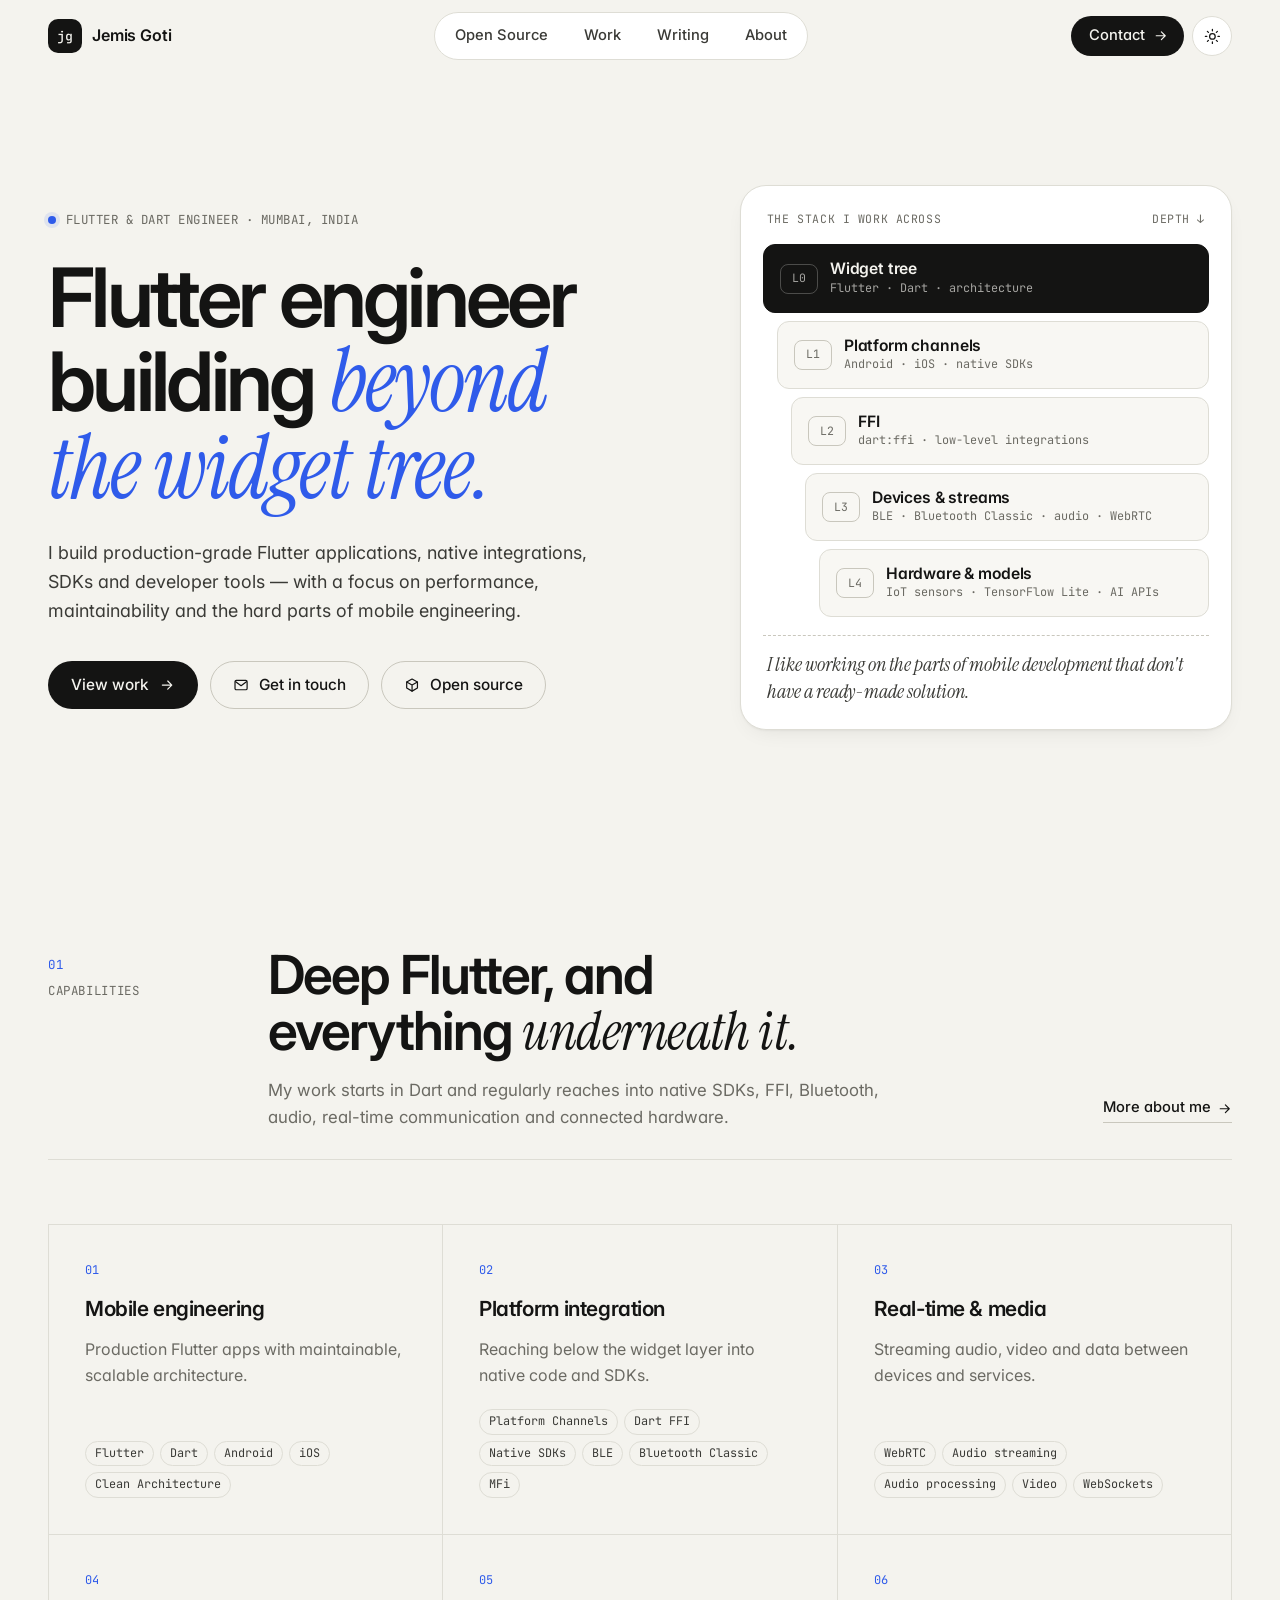
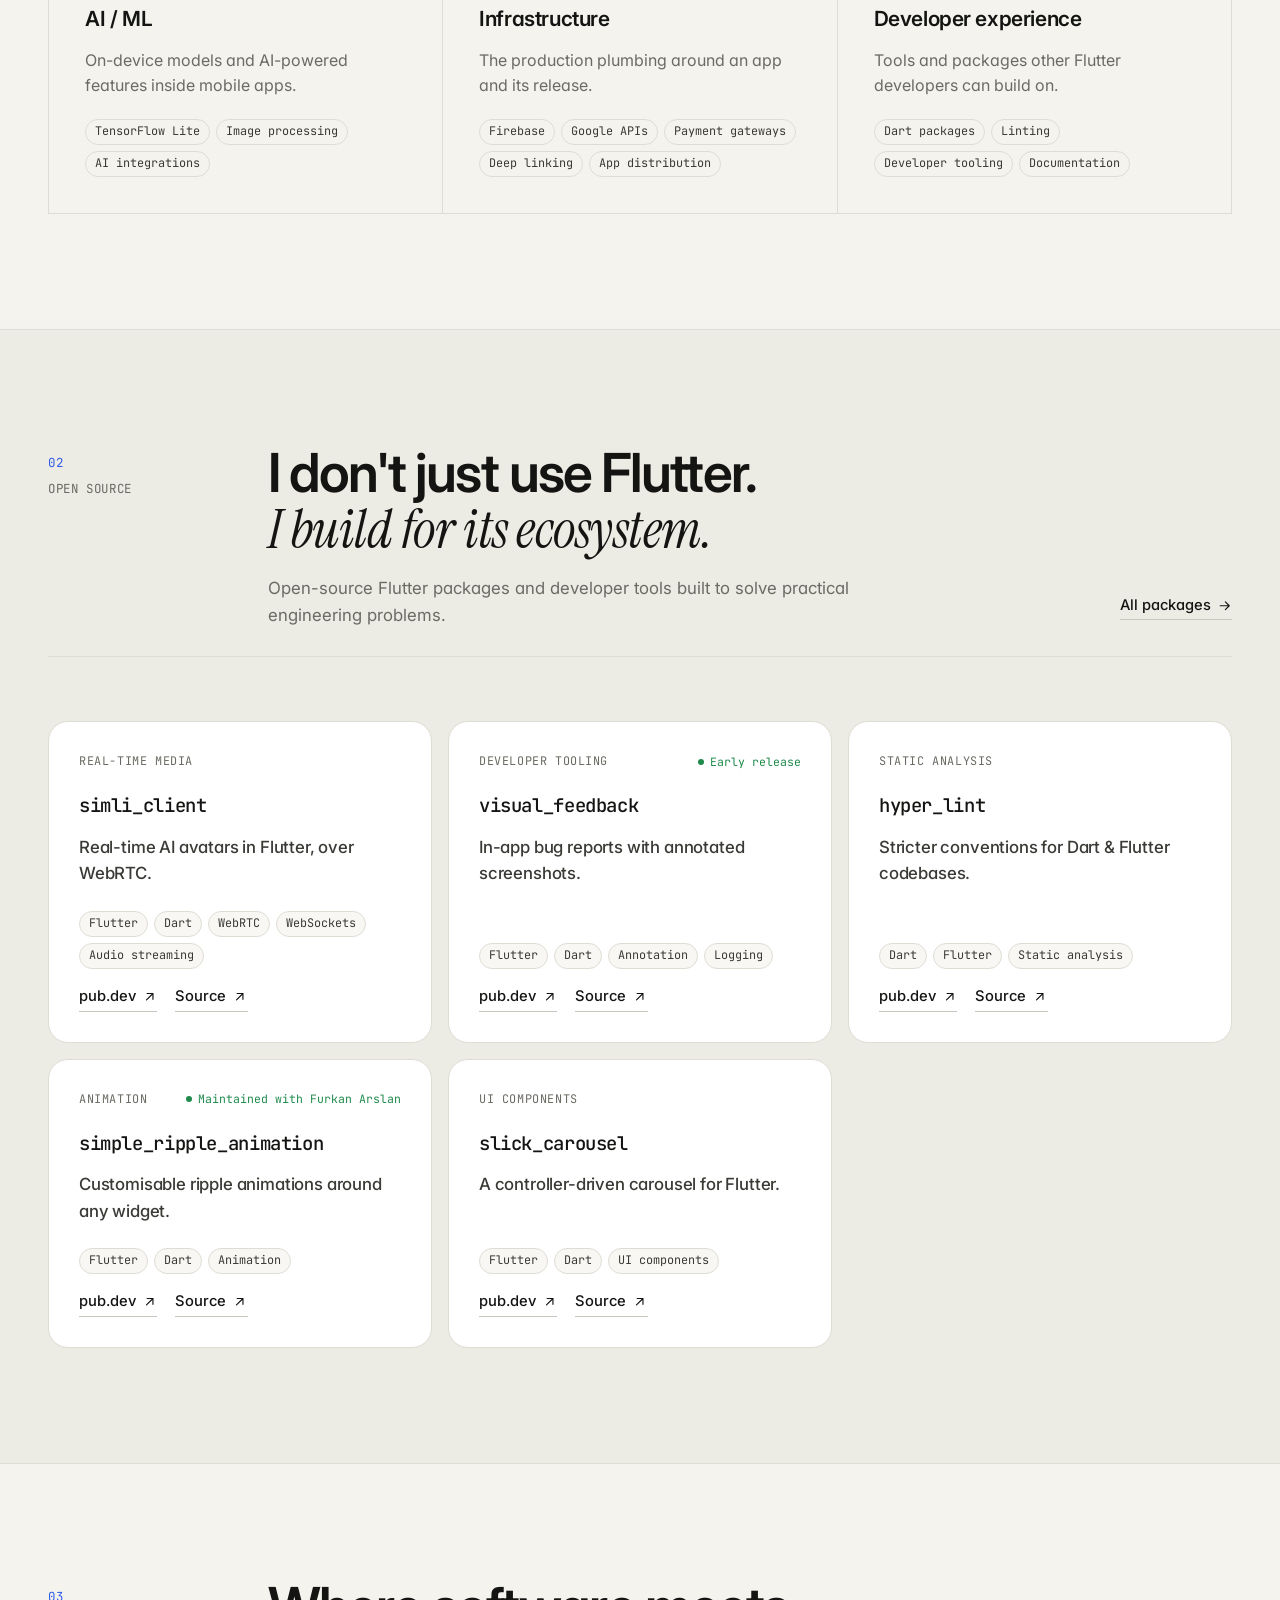
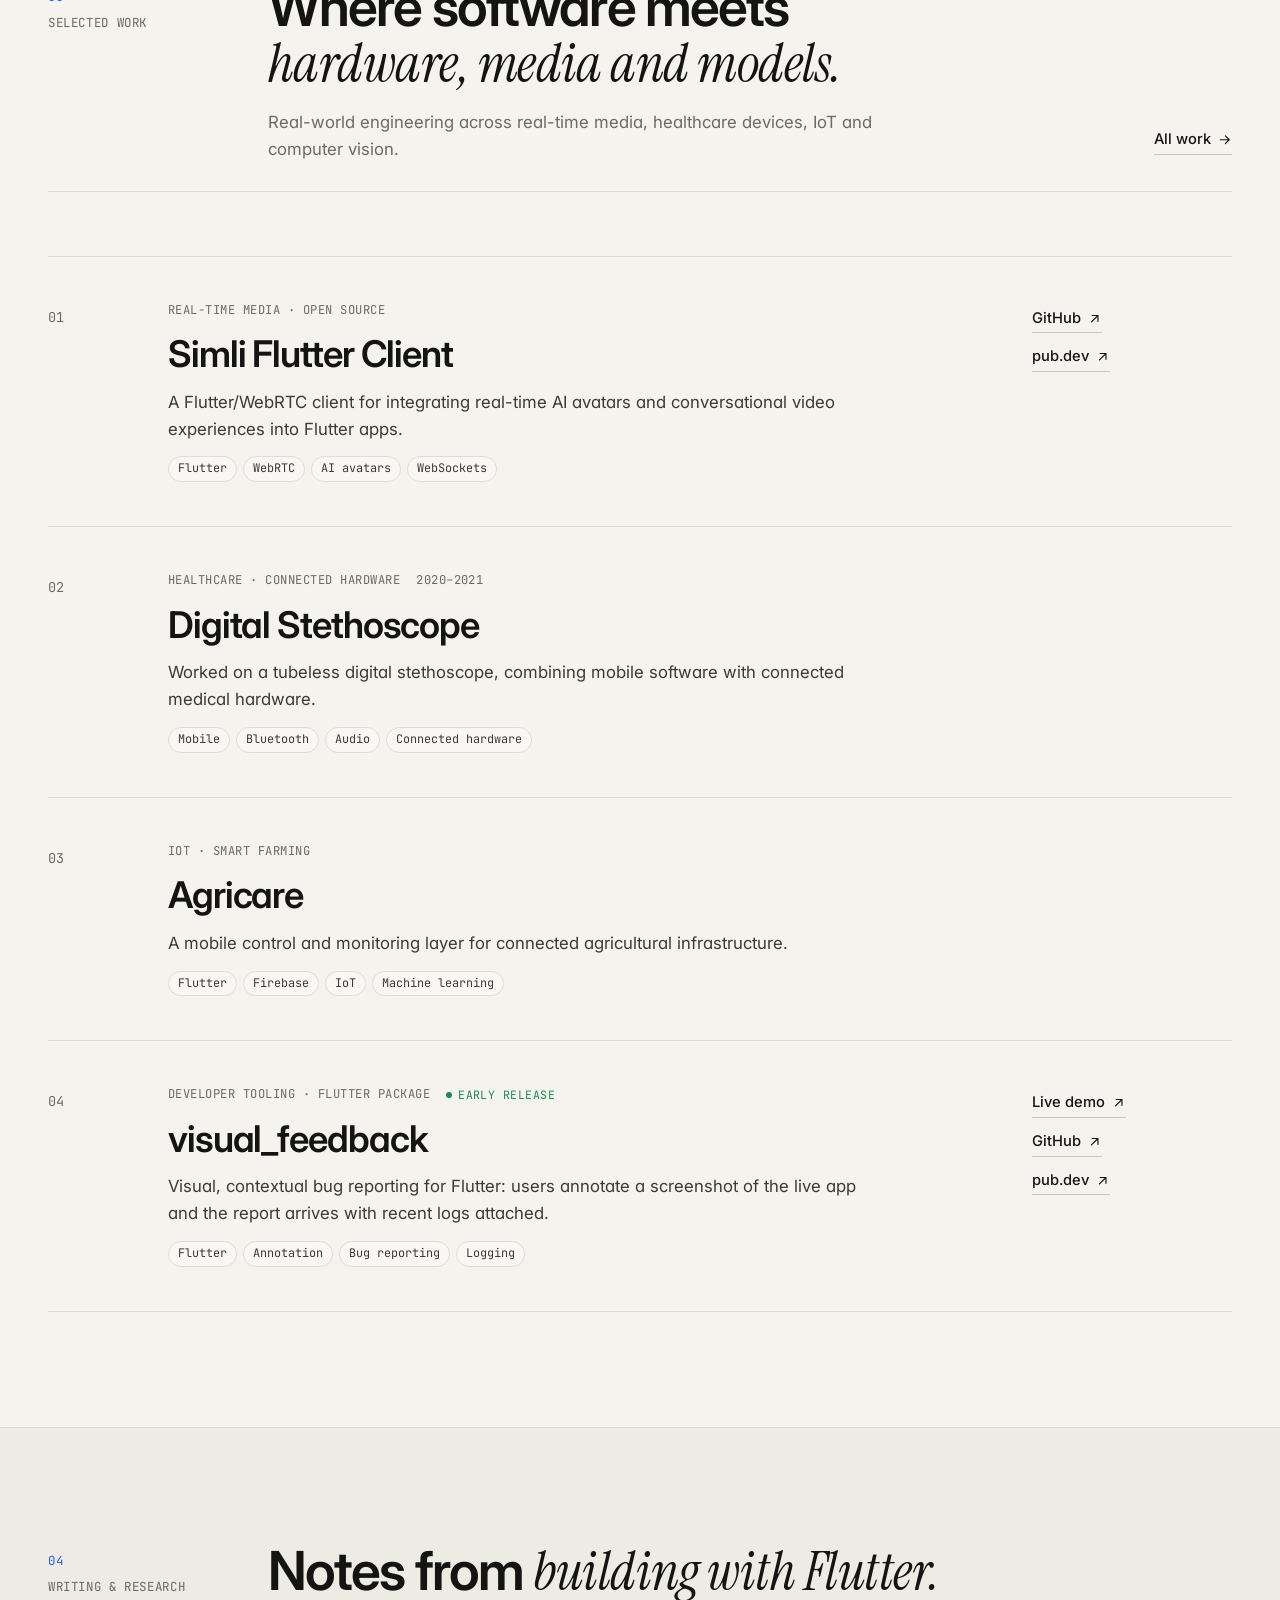
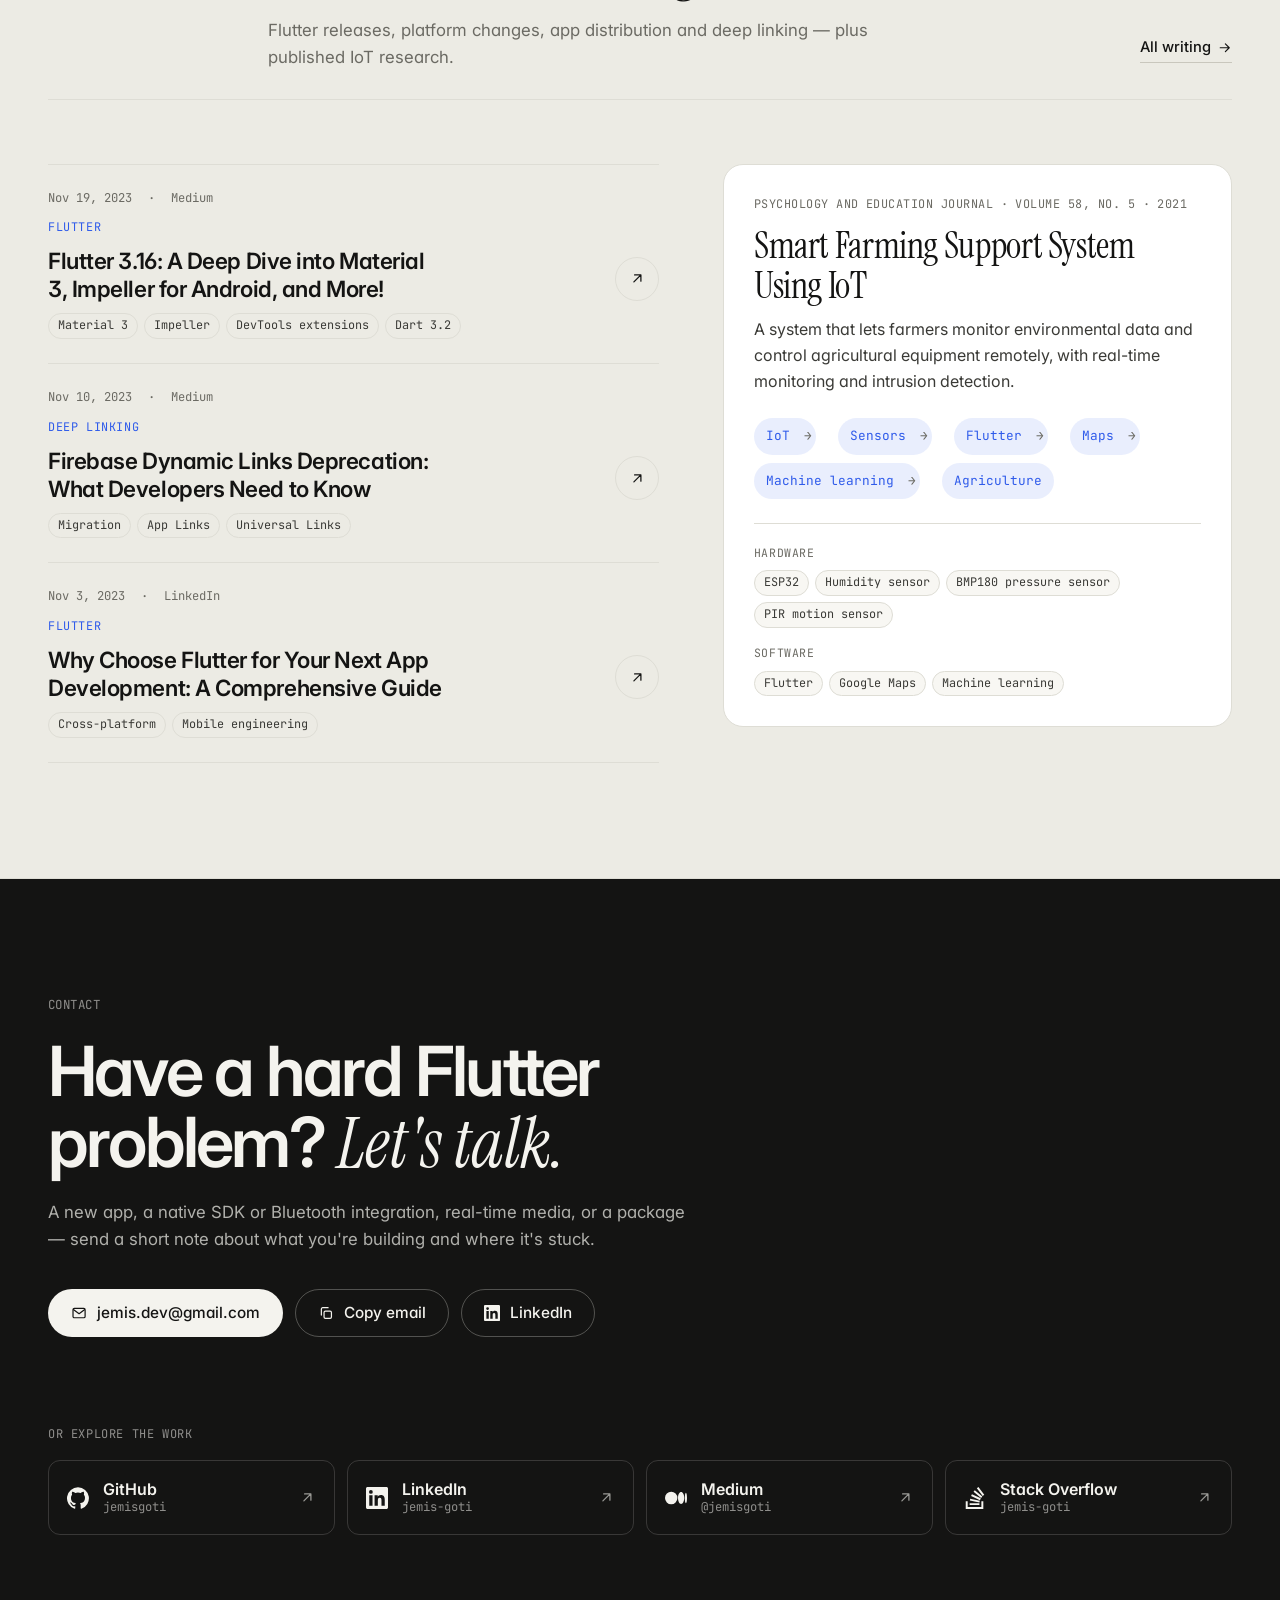
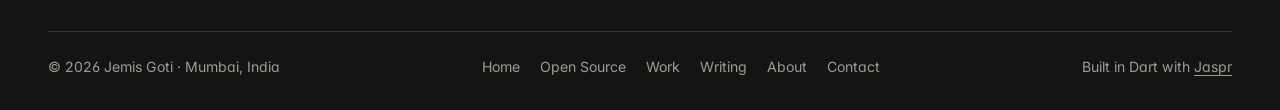
<file: index.html>
<!DOCTYPE html>
<html lang="en">
  <head>
    <base href="/"/>
    <meta charset="utf-8"/>
    <link href="/favicon.svg" rel="icon" type="image/svg+xml"/>
    <link href="https://fonts.googleapis.com" rel="preconnect"/>
    <link crossorigin href="https://fonts.gstatic.com" rel="preconnect"/>
    <link href="https://fonts.googleapis.com/css2?family=Inter:wght@400;500;600;700&amp;family=Instrument+Serif:ital@0;1&amp;family=JetBrains+Mono:wght@400;500&amp;display=swap" rel="stylesheet"/>
    <link href="/styles.css" rel="stylesheet"/>
    <script>
      (function(){var d=document.documentElement;d.classList.add('js');try{var t=localStorage.getItem('theme');if(t!=='light'&&t!=='dark'){t=matchMedia('(prefers-color-scheme: dark)').matches?'dark':'light'}d.dataset.theme=t}catch(e){}})();
    </script>
    <script src="/site.js" defer></script>
    <!--$-->
    <meta name="viewport" content="width=device-width, initial-scale=1.0"/>
    <meta name="author" content="Jemis Goti"/>
    <meta name="color-scheme" content="light dark"/>
    <meta name="theme-color" content="#f4f3ee"/>
    <meta name="robots" content="index, follow, max-image-preview:large"/>
    <meta name="format-detection" content="telephone=no"/>
    <title>Jemis Goti — Flutter Engineer &amp; Dart Developer</title>
    <meta name="description" content="Jemis Goti is a Flutter and Dart engineer building production mobile applications, native SDK integrations, real-time experiences, and open-source Flutter packages."/>
    <meta name="twitter:card" content="summary"/>
    <meta name="twitter:title" content="Jemis Goti — Flutter Engineer &amp; Dart Developer"/>
    <meta name="twitter:description" content="Jemis Goti is a Flutter and Dart engineer building production mobile applications, native SDK integrations, real-time experiences, and open-source Flutter packages."/>
    <link href="https://jemisgoti.github.io/" rel="canonical"/>
    <meta property="og:type" content="profile"/>
    <meta property="og:site_name" content="Jemis Goti"/>
    <meta property="og:locale" content="en_IN"/>
    <meta property="og:title" content="Jemis Goti — Flutter Engineer &amp; Dart Developer"/>
    <meta property="og:description" content="Jemis Goti is a Flutter and Dart engineer building production mobile applications, native SDK integrations, real-time experiences, and open-source Flutter packages."/>
    <meta property="og:url" content="https://jemisgoti.github.io/"/>
    <meta property="profile:first_name" content="Jemis"/>
    <meta property="profile:last_name" content="Goti"/>
    <script type="application/ld+json">
      {"@context":"https://schema.org","@type":"Person","@id":"https://jemisgoti.github.io/#person","name":"Jemis Goti","url":"https://jemisgoti.github.io/","jobTitle":"Flutter Engineer","email":"mailto:jemis.dev@gmail.com","description":"Jemis Goti is a Flutter and Dart engineer building production mobile applications, native SDK integrations, real-time experiences, and open-source Flutter packages.","address":{"@type":"PostalAddress","addressLocality":"Mumbai","addressRegion":"Maharashtra","addressCountry":"IN"},"alumniOf":{"@type":"CollegeOrUniversity","name":"Birla Vishvakarma Mahavidyalaya"},"knowsAbout":["Flutter","Dart","Flutter FFI","Platform Channels","Native SDK integration","Bluetooth Low Energy","WebRTC","Audio streaming","TensorFlow Lite","Internet of Things","Developer tooling","Open-source Flutter packages"],"sameAs":["https://github.com/jemisgoti","https://www.linkedin.com/in/jemis-goti/","https://medium.com/@jemisgoti","https://stackoverflow.com/users/21120002/jemis-goti"]}
    </script>
    <script type="application/ld+json">
      {"@context":"https://schema.org","@type":"WebSite","@id":"https://jemisgoti.github.io/#website","name":"Jemis Goti","url":"https://jemisgoti.github.io/","description":"Jemis Goti is a Flutter and Dart engineer building production mobile applications, native SDK integrations, real-time experiences, and open-source Flutter packages.","inLanguage":"en","author":{"@id":"https://jemisgoti.github.io/#person"}}
    </script>
    <!--/-->
  </head>
  <body>
    <a class="skip-link" href="#main">Skip to content</a>
    <header class="site-header">
      <div class="container site-header__inner">
        <a class="brand" aria-label="Jemis Goti — home" href="/"><span class="brand__mark" aria-hidden="true">jg</span><span class="brand__name">Jemis Goti</span></a>
        <nav id="site-nav" class="site-nav" aria-label="Primary">
          <ul role="list">
            <li><a class="site-nav__link" href="/open-source/">Open Source</a></li>
            <li><a class="site-nav__link" href="/work/">Work</a></li>
            <li><a class="site-nav__link" href="/writing/">Writing</a></li>
            <li><a class="site-nav__link" href="/about/">About</a></li>
          </ul>
        </nav>
        <div class="site-header__actions">
          <a class="contact-btn" href="/contact/">
            Contact
            <svg class="icon" viewBox="0 0 24 24" width="18" height="18" fill="none" stroke="currentColor" stroke-width="1.8" stroke-linecap="round" stroke-linejoin="round" aria-hidden="true" focusable="false"><path d="M5 12h14M13 6l6 6-6 6"/></svg>
          </a>
          <button class="icon-btn" type="button" data-theme-toggle aria-label="Switch colour theme">
            <svg class="icon icon--sun" viewBox="0 0 24 24" width="18" height="18" fill="none" stroke="currentColor" stroke-width="1.8" stroke-linecap="round" stroke-linejoin="round" aria-hidden="true" focusable="false"><circle cx="12" cy="12" r="4"/><path d="M12 2v2M12 20v2M4.9 4.9l1.4 1.4M17.7 17.7l1.4 1.4M2 12h2M20 12h2M4.9 19.1l1.4-1.4M17.7 6.3l1.4-1.4"/></svg>
            <svg class="icon icon--moon" viewBox="0 0 24 24" width="18" height="18" fill="none" stroke="currentColor" stroke-width="1.8" stroke-linecap="round" stroke-linejoin="round" aria-hidden="true" focusable="false"><path d="M20 14.5A8 8 0 0 1 9.5 4 8 8 0 1 0 20 14.5z"/></svg>
          </button>
          <button class="icon-btn nav-toggle" type="button" data-nav-toggle aria-controls="site-nav" aria-expanded="false" aria-label="Open menu">
            <svg class="icon icon--menu" viewBox="0 0 24 24" width="18" height="18" fill="none" stroke="currentColor" stroke-width="1.8" stroke-linecap="round" stroke-linejoin="round" aria-hidden="true" focusable="false"><path d="M4 7h16M4 12h16M4 17h16"/></svg>
            <svg class="icon icon--close" viewBox="0 0 24 24" width="18" height="18" fill="none" stroke="currentColor" stroke-width="1.8" stroke-linecap="round" stroke-linejoin="round" aria-hidden="true" focusable="false"><path d="M6 6l12 12M18 6 6 18"/></svg>
          </button>
        </div>
      </div>
    </header>
    <main id="main" tabindex="-1">
      <section class="hero" aria-labelledby="hero-title">
        <div class="container hero__grid">
          <div class="hero__copy">
            <p class="eyebrow hero__eyebrow"><span class="dot" aria-hidden="true"></span>Flutter &amp; Dart engineer · Mumbai, India</p>
            <h1 id="hero-title" class="hero__title">
              <span class="visually-hidden">Jemis Goti — </span>Flutter engineer building <em>beyond the widget tree.</em>
            </h1>
            <p class="hero__lead">
              I build production-grade Flutter applications, native integrations, SDKs and developer tools — with a focus on performance, maintainability and the hard parts of mobile engineering.
            </p>
            <div class="hero__actions">
              <a class="btn btn--primary" href="/work/">
                View work
                <svg class="icon" viewBox="0 0 24 24" width="18" height="18" fill="none" stroke="currentColor" stroke-width="1.8" stroke-linecap="round" stroke-linejoin="round" aria-hidden="true" focusable="false"><path d="M5 12h14M13 6l6 6-6 6"/></svg>
              </a>
              <a class="btn btn--ghost" href="/contact/">
                <svg class="icon" viewBox="0 0 24 24" width="18" height="18" fill="none" stroke="currentColor" stroke-width="1.8" stroke-linecap="round" stroke-linejoin="round" aria-hidden="true" focusable="false"><rect x="3" y="5" width="18" height="14" rx="2"/><path d="m4 7 8 6 8-6"/></svg>
                Get in touch
              </a>
              <a class="btn btn--ghost" href="/open-source/">
                <svg class="icon" viewBox="0 0 24 24" width="18" height="18" fill="none" stroke="currentColor" stroke-width="1.8" stroke-linecap="round" stroke-linejoin="round" aria-hidden="true" focusable="false"><path d="m12 3 8 4.5v9L12 21l-8-4.5v-9L12 3z"/><path d="m4 7.5 8 4.5 8-4.5M12 12v9"/></svg>
                Open source
              </a>
            </div>
          </div>
          <figure class="stack" aria-labelledby="stack-caption">
            <div class="stack__header"><span>the stack I work across</span><span class="stack__hint">depth ↓</span></div>
            <ol class="stack__layers" role="list">
              <li class="stack__layer">
                <span class="stack__depth">L0</span><span class="stack__name">Widget tree</span><span class="stack__detail">Flutter · Dart · architecture</span>
              </li>
              <li class="stack__layer">
                <span class="stack__depth">L1</span><span class="stack__name">Platform channels</span><span class="stack__detail">Android · iOS · native SDKs</span>
              </li>
              <li class="stack__layer">
                <span class="stack__depth">L2</span><span class="stack__name">FFI</span><span class="stack__detail">dart:ffi · low-level integrations</span>
              </li>
              <li class="stack__layer">
                <span class="stack__depth">L3</span><span class="stack__name">Devices &amp; streams</span><span class="stack__detail">BLE · Bluetooth Classic · audio · WebRTC</span>
              </li>
              <li class="stack__layer">
                <span class="stack__depth">L4</span><span class="stack__name">Hardware &amp; models</span><span class="stack__detail">IoT sensors · TensorFlow Lite · AI APIs</span>
              </li>
            </ol>
            <figcaption class="stack__caption" id="stack-caption">I like working on the parts of mobile development that don't have a ready-made solution.</figcaption>
          </figure>
        </div>
      </section>
      <section class="section" aria-labelledby="capabilities-title">
        <div class="container">
          <div class="section-head">
            <div class="section-head__meta"><span class="section-head__index">01</span><span class="section-head__eyebrow">Capabilities</span></div>
            <div class="section-head__main">
              <h2 id="capabilities-title" class="section-head__title">Deep Flutter, and everything <em>underneath it.</em></h2>
              <p class="section-head__lead">
                My work starts in Dart and regularly reaches into native SDKs, FFI, Bluetooth, audio, real-time communication and connected hardware.
              </p>
            </div>
            <a class="text-link section-head__action" href="/about/">
              More about me
              <svg class="icon" viewBox="0 0 24 24" width="18" height="18" fill="none" stroke="currentColor" stroke-width="1.8" stroke-linecap="round" stroke-linejoin="round" aria-hidden="true" focusable="false"><path d="M5 12h14M13 6l6 6-6 6"/></svg>
            </a>
          </div>
          <ul class="capability-grid" role="list">
            <li class="capability" data-reveal>
              <span class="capability__index">01</span><h3 class="capability__title">Mobile engineering</h3><p class="capability__summary">Production Flutter apps with maintainable, scalable architecture.</p><ul class="tags tags--quiet" role="list"><li class="tag">Flutter</li><li class="tag">Dart</li><li class="tag">Android</li><li class="tag">iOS</li><li class="tag">Clean Architecture</li></ul>
            </li>
            <li class="capability" data-reveal>
              <span class="capability__index">02</span><h3 class="capability__title">Platform integration</h3><p class="capability__summary">Reaching below the widget layer into native code and SDKs.</p><ul class="tags tags--quiet" role="list"><li class="tag">Platform Channels</li><li class="tag">Dart FFI</li><li class="tag">Native SDKs</li><li class="tag">BLE</li><li class="tag">Bluetooth Classic</li><li class="tag">MFi</li></ul>
            </li>
            <li class="capability" data-reveal>
              <span class="capability__index">03</span><h3 class="capability__title">Real-time &amp; media</h3><p class="capability__summary">Streaming audio, video and data between devices and services.</p><ul class="tags tags--quiet" role="list"><li class="tag">WebRTC</li><li class="tag">Audio streaming</li><li class="tag">Audio processing</li><li class="tag">Video</li><li class="tag">WebSockets</li></ul>
            </li>
            <li class="capability" data-reveal>
              <span class="capability__index">04</span><h3 class="capability__title">AI / ML</h3><p class="capability__summary">On-device models and AI-powered features inside mobile apps.</p><ul class="tags tags--quiet" role="list"><li class="tag">TensorFlow Lite</li><li class="tag">Image processing</li><li class="tag">AI integrations</li></ul>
            </li>
            <li class="capability" data-reveal>
              <span class="capability__index">05</span><h3 class="capability__title">Infrastructure</h3><p class="capability__summary">The production plumbing around an app and its release.</p><ul class="tags tags--quiet" role="list"><li class="tag">Firebase</li><li class="tag">Google APIs</li><li class="tag">Payment gateways</li><li class="tag">Deep linking</li><li class="tag">App distribution</li></ul>
            </li>
            <li class="capability" data-reveal>
              <span class="capability__index">06</span><h3 class="capability__title">Developer experience</h3><p class="capability__summary">Tools and packages other Flutter developers can build on.</p><ul class="tags tags--quiet" role="list"><li class="tag">Dart packages</li><li class="tag">Linting</li><li class="tag">Developer tooling</li><li class="tag">Documentation</li></ul>
            </li>
          </ul>
        </div>
      </section>
      <section class="section section--tinted" aria-labelledby="oss-title">
        <div class="container">
          <div class="section-head">
            <div class="section-head__meta"><span class="section-head__index">02</span><span class="section-head__eyebrow">Open source</span></div>
            <div class="section-head__main">
              <h2 id="oss-title" class="section-head__title">I don't just use Flutter. <em>I build for its ecosystem.</em></h2>
              <p class="section-head__lead">Open-source Flutter packages and developer tools built to solve practical engineering problems.</p>
            </div>
            <a class="text-link section-head__action" href="/open-source/">
              All packages
              <svg class="icon" viewBox="0 0 24 24" width="18" height="18" fill="none" stroke="currentColor" stroke-width="1.8" stroke-linecap="round" stroke-linejoin="round" aria-hidden="true" focusable="false"><path d="M5 12h14M13 6l6 6-6 6"/></svg>
            </a>
          </div>
          <div class="package-grid">
            <article class="card package-card package-card--featured" id="simli_client" data-reveal>
              <div class="package-card__top"><span class="package-card__category">Real-time media</span></div>
              <h3 class="package-card__name">
                <a class="stretched" target="_blank" rel="noopener noreferrer" href="https://pub.dev/packages/simli_client">simli_client</a>
              </h3>
              <p class="package-card__tagline">Real-time AI avatars in Flutter, over WebRTC.</p>
              <div class="package-card__footer">
                <ul class="tags" role="list">
                  <li class="tag">Flutter</li>
                  <li class="tag">Dart</li>
                  <li class="tag">WebRTC</li>
                  <li class="tag">WebSockets</li>
                  <li class="tag">Audio streaming</li>
                </ul>
                <div class="link-row">
                  <a class="text-link" target="_blank" rel="noopener noreferrer" href="https://pub.dev/packages/simli_client">
                    pub.dev
                    <svg class="icon" viewBox="0 0 24 24" width="18" height="18" fill="none" stroke="currentColor" stroke-width="1.8" stroke-linecap="round" stroke-linejoin="round" aria-hidden="true" focusable="false"><path d="M7 17 17 7M8 7h9v9"/></svg>
                  </a>
                  <a class="text-link" target="_blank" rel="noopener noreferrer" href="https://github.com/jemisgoti/simli-flutter-client">
                    Source
                    <svg class="icon" viewBox="0 0 24 24" width="18" height="18" fill="none" stroke="currentColor" stroke-width="1.8" stroke-linecap="round" stroke-linejoin="round" aria-hidden="true" focusable="false"><path d="M7 17 17 7M8 7h9v9"/></svg>
                  </a>
                </div>
              </div>
            </article>
            <article class="card package-card package-card--featured" id="visual_feedback" data-reveal>
              <div class="package-card__top">
                <span class="package-card__category">Developer tooling</span>
                <span class="status">Early release</span>
              </div>
              <h3 class="package-card__name">
                <a class="stretched" target="_blank" rel="noopener noreferrer" href="https://pub.dev/packages/visual_feedback">visual_feedback</a>
              </h3>
              <p class="package-card__tagline">In-app bug reports with annotated screenshots.</p>
              <div class="package-card__footer">
                <ul class="tags" role="list">
                  <li class="tag">Flutter</li>
                  <li class="tag">Dart</li>
                  <li class="tag">Annotation</li>
                  <li class="tag">Logging</li>
                </ul>
                <div class="link-row">
                  <a class="text-link" target="_blank" rel="noopener noreferrer" href="https://pub.dev/packages/visual_feedback">
                    pub.dev
                    <svg class="icon" viewBox="0 0 24 24" width="18" height="18" fill="none" stroke="currentColor" stroke-width="1.8" stroke-linecap="round" stroke-linejoin="round" aria-hidden="true" focusable="false"><path d="M7 17 17 7M8 7h9v9"/></svg>
                  </a>
                  <a class="text-link" target="_blank" rel="noopener noreferrer" href="https://github.com/jemisgoti/visual_feedback">
                    Source
                    <svg class="icon" viewBox="0 0 24 24" width="18" height="18" fill="none" stroke="currentColor" stroke-width="1.8" stroke-linecap="round" stroke-linejoin="round" aria-hidden="true" focusable="false"><path d="M7 17 17 7M8 7h9v9"/></svg>
                  </a>
                </div>
              </div>
            </article>
            <article class="card package-card" id="hyper_lint" data-reveal>
              <div class="package-card__top"><span class="package-card__category">Static analysis</span></div>
              <h3 class="package-card__name">
                <a class="stretched" target="_blank" rel="noopener noreferrer" href="https://pub.dev/packages/hyper_lint">hyper_lint</a>
              </h3>
              <p class="package-card__tagline">Stricter conventions for Dart &amp; Flutter codebases.</p>
              <div class="package-card__footer">
                <ul class="tags" role="list"><li class="tag">Dart</li><li class="tag">Flutter</li><li class="tag">Static analysis</li></ul>
                <div class="link-row">
                  <a class="text-link" target="_blank" rel="noopener noreferrer" href="https://pub.dev/packages/hyper_lint">
                    pub.dev
                    <svg class="icon" viewBox="0 0 24 24" width="18" height="18" fill="none" stroke="currentColor" stroke-width="1.8" stroke-linecap="round" stroke-linejoin="round" aria-hidden="true" focusable="false"><path d="M7 17 17 7M8 7h9v9"/></svg>
                  </a>
                  <a class="text-link" target="_blank" rel="noopener noreferrer" href="https://github.com/jemisgoti/hyper_lint">
                    Source
                    <svg class="icon" viewBox="0 0 24 24" width="18" height="18" fill="none" stroke="currentColor" stroke-width="1.8" stroke-linecap="round" stroke-linejoin="round" aria-hidden="true" focusable="false"><path d="M7 17 17 7M8 7h9v9"/></svg>
                  </a>
                </div>
              </div>
            </article>
            <article class="card package-card" id="simple_ripple_animation" data-reveal>
              <div class="package-card__top">
                <span class="package-card__category">Animation</span>
                <span class="status">Maintained with Furkan Arslan</span>
              </div>
              <h3 class="package-card__name">
                <a class="stretched" target="_blank" rel="noopener noreferrer" href="https://pub.dev/packages/simple_ripple_animation">simple_ripple_animation</a>
              </h3>
              <p class="package-card__tagline">Customisable ripple animations around any widget.</p>
              <div class="package-card__footer">
                <ul class="tags" role="list"><li class="tag">Flutter</li><li class="tag">Dart</li><li class="tag">Animation</li></ul>
                <div class="link-row">
                  <a class="text-link" target="_blank" rel="noopener noreferrer" href="https://pub.dev/packages/simple_ripple_animation">
                    pub.dev
                    <svg class="icon" viewBox="0 0 24 24" width="18" height="18" fill="none" stroke="currentColor" stroke-width="1.8" stroke-linecap="round" stroke-linejoin="round" aria-hidden="true" focusable="false"><path d="M7 17 17 7M8 7h9v9"/></svg>
                  </a>
                  <a class="text-link" target="_blank" rel="noopener noreferrer" href="https://github.com/jemisgoti/simple_ripple_animation">
                    Source
                    <svg class="icon" viewBox="0 0 24 24" width="18" height="18" fill="none" stroke="currentColor" stroke-width="1.8" stroke-linecap="round" stroke-linejoin="round" aria-hidden="true" focusable="false"><path d="M7 17 17 7M8 7h9v9"/></svg>
                  </a>
                </div>
              </div>
            </article>
            <article class="card package-card" id="slick_carousel" data-reveal>
              <div class="package-card__top"><span class="package-card__category">UI components</span></div>
              <h3 class="package-card__name">
                <a class="stretched" target="_blank" rel="noopener noreferrer" href="https://pub.dev/packages/slick_carousel">slick_carousel</a>
              </h3>
              <p class="package-card__tagline">A controller-driven carousel for Flutter.</p>
              <div class="package-card__footer">
                <ul class="tags" role="list"><li class="tag">Flutter</li><li class="tag">Dart</li><li class="tag">UI components</li></ul>
                <div class="link-row">
                  <a class="text-link" target="_blank" rel="noopener noreferrer" href="https://pub.dev/packages/slick_carousel">
                    pub.dev
                    <svg class="icon" viewBox="0 0 24 24" width="18" height="18" fill="none" stroke="currentColor" stroke-width="1.8" stroke-linecap="round" stroke-linejoin="round" aria-hidden="true" focusable="false"><path d="M7 17 17 7M8 7h9v9"/></svg>
                  </a>
                  <a class="text-link" target="_blank" rel="noopener noreferrer" href="https://github.com/jemisgoti/slick_carousel">
                    Source
                    <svg class="icon" viewBox="0 0 24 24" width="18" height="18" fill="none" stroke="currentColor" stroke-width="1.8" stroke-linecap="round" stroke-linejoin="round" aria-hidden="true" focusable="false"><path d="M7 17 17 7M8 7h9v9"/></svg>
                  </a>
                </div>
              </div>
            </article>
          </div>
        </div>
      </section>
      <section class="section" aria-labelledby="work-title">
        <div class="container">
          <div class="section-head">
            <div class="section-head__meta"><span class="section-head__index">03</span><span class="section-head__eyebrow">Selected work</span></div>
            <div class="section-head__main">
              <h2 id="work-title" class="section-head__title">Where software meets <em>hardware, media and models.</em></h2>
              <p class="section-head__lead">Real-world engineering across real-time media, healthcare devices, IoT and computer vision.</p>
            </div>
            <a class="text-link section-head__action" href="/work/">
              All work
              <svg class="icon" viewBox="0 0 24 24" width="18" height="18" fill="none" stroke="currentColor" stroke-width="1.8" stroke-linecap="round" stroke-linejoin="round" aria-hidden="true" focusable="false"><path d="M5 12h14M13 6l6 6-6 6"/></svg>
            </a>
          </div>
          <div class="project-list">
            <article class="project" id="simli-flutter-client" data-reveal>
              <div class="project__index" aria-hidden="true">01</div>
              <div class="project__body">
                <div class="project__meta"><span>Real-time media · Open source</span></div>
                <h3 class="project__title">Simli Flutter Client</h3>
                <p class="project__summary">
                  A Flutter/WebRTC client for integrating real-time AI avatars and conversational video experiences into Flutter apps.
                </p>
                <ul class="tags" role="list">
                  <li class="tag">Flutter</li>
                  <li class="tag">WebRTC</li>
                  <li class="tag">AI avatars</li>
                  <li class="tag">WebSockets</li>
                </ul>
              </div>
              <div class="project__links">
                <a class="text-link" target="_blank" rel="noopener noreferrer" aria-label="Simli Flutter Client on GitHub" href="https://github.com/jemisgoti/simli-flutter-client">
                  GitHub
                  <svg class="icon" viewBox="0 0 24 24" width="18" height="18" fill="none" stroke="currentColor" stroke-width="1.8" stroke-linecap="round" stroke-linejoin="round" aria-hidden="true" focusable="false"><path d="M7 17 17 7M8 7h9v9"/></svg>
                </a>
                <a class="text-link" target="_blank" rel="noopener noreferrer" aria-label="Simli Flutter Client on pub.dev" href="https://pub.dev/packages/simli_client">
                  pub.dev
                  <svg class="icon" viewBox="0 0 24 24" width="18" height="18" fill="none" stroke="currentColor" stroke-width="1.8" stroke-linecap="round" stroke-linejoin="round" aria-hidden="true" focusable="false"><path d="M7 17 17 7M8 7h9v9"/></svg>
                </a>
              </div>
            </article>
            <article class="project" id="digital-stethoscope" data-reveal>
              <div class="project__index" aria-hidden="true">02</div>
              <div class="project__body">
                <div class="project__meta"><span>Healthcare · Connected hardware</span><span>2020–2021</span></div>
                <h3 class="project__title">Digital Stethoscope</h3>
                <p class="project__summary">Worked on a tubeless digital stethoscope, combining mobile software with connected medical hardware.</p>
                <ul class="tags" role="list">
                  <li class="tag">Mobile</li>
                  <li class="tag">Bluetooth</li>
                  <li class="tag">Audio</li>
                  <li class="tag">Connected hardware</li>
                </ul>
              </div>
            </article>
            <article class="project" id="agricare" data-reveal>
              <div class="project__index" aria-hidden="true">03</div>
              <div class="project__body">
                <div class="project__meta"><span>IoT · Smart farming</span></div>
                <h3 class="project__title">Agricare</h3>
                <p class="project__summary">A mobile control and monitoring layer for connected agricultural infrastructure.</p>
                <ul class="tags" role="list">
                  <li class="tag">Flutter</li>
                  <li class="tag">Firebase</li>
                  <li class="tag">IoT</li>
                  <li class="tag">Machine learning</li>
                </ul>
              </div>
            </article>
            <article class="project" id="visual-feedback" data-reveal>
              <div class="project__index" aria-hidden="true">04</div>
              <div class="project__body">
                <div class="project__meta"><span>Developer tooling · Flutter package</span><span class="status">Early release</span></div>
                <h3 class="project__title">visual_feedback</h3>
                <p class="project__summary">
                  Visual, contextual bug reporting for Flutter: users annotate a screenshot of the live app and the report arrives with recent logs attached.
                </p>
                <ul class="tags" role="list">
                  <li class="tag">Flutter</li>
                  <li class="tag">Annotation</li>
                  <li class="tag">Bug reporting</li>
                  <li class="tag">Logging</li>
                </ul>
              </div>
              <div class="project__links">
                <a class="text-link" target="_blank" rel="noopener noreferrer" aria-label="visual_feedback on Live demo" href="https://jemisgoti.github.io/visual_feedback/">
                  Live demo
                  <svg class="icon" viewBox="0 0 24 24" width="18" height="18" fill="none" stroke="currentColor" stroke-width="1.8" stroke-linecap="round" stroke-linejoin="round" aria-hidden="true" focusable="false"><path d="M7 17 17 7M8 7h9v9"/></svg>
                </a>
                <a class="text-link" target="_blank" rel="noopener noreferrer" aria-label="visual_feedback on GitHub" href="https://github.com/jemisgoti/visual_feedback">
                  GitHub
                  <svg class="icon" viewBox="0 0 24 24" width="18" height="18" fill="none" stroke="currentColor" stroke-width="1.8" stroke-linecap="round" stroke-linejoin="round" aria-hidden="true" focusable="false"><path d="M7 17 17 7M8 7h9v9"/></svg>
                </a>
                <a class="text-link" target="_blank" rel="noopener noreferrer" aria-label="visual_feedback on pub.dev" href="https://pub.dev/packages/visual_feedback">
                  pub.dev
                  <svg class="icon" viewBox="0 0 24 24" width="18" height="18" fill="none" stroke="currentColor" stroke-width="1.8" stroke-linecap="round" stroke-linejoin="round" aria-hidden="true" focusable="false"><path d="M7 17 17 7M8 7h9v9"/></svg>
                </a>
              </div>
            </article>
          </div>
        </div>
      </section>
      <section class="section section--tinted" aria-labelledby="writing-title">
        <div class="container">
          <div class="section-head">
            <div class="section-head__meta">
              <span class="section-head__index">04</span>
              <span class="section-head__eyebrow">Writing &amp; research</span>
            </div>
            <div class="section-head__main">
              <h2 id="writing-title" class="section-head__title">Notes from <em>building with Flutter.</em></h2>
              <p class="section-head__lead">Flutter releases, platform changes, app distribution and deep linking — plus published IoT research.</p>
            </div>
            <a class="text-link section-head__action" href="/writing/">
              All writing
              <svg class="icon" viewBox="0 0 24 24" width="18" height="18" fill="none" stroke="currentColor" stroke-width="1.8" stroke-linecap="round" stroke-linejoin="round" aria-hidden="true" focusable="false"><path d="M5 12h14M13 6l6 6-6 6"/></svg>
            </a>
          </div>
          <div class="split">
            <div class="article-list">
              <article class="article-row" data-reveal>
                <div class="article-row__meta"><time datetime="2023-11-19">Nov 19, 2023</time><span class="article-row__platform">Medium</span></div>
                <div class="article-row__main">
                  <span class="article-row__category">Flutter</span>
                  <h3 class="article-row__title">
                    <a class="stretched" target="_blank" rel="noopener noreferrer" href="https://medium.com/@jemisgoti/flutter-3-16-a-deep-dive-into-material-3-impeller-for-android-and-more-921b298a1fd7">Flutter 3.16: A Deep Dive into Material 3, Impeller for Android, and More!</a>
                  </h3>
                  <ul class="tags tags--quiet" role="list">
                    <li class="tag">Material 3</li>
                    <li class="tag">Impeller</li>
                    <li class="tag">DevTools extensions</li>
                    <li class="tag">Dart 3.2</li>
                  </ul>
                </div>
                <span class="article-row__arrow"><svg class="icon" viewBox="0 0 24 24" width="18" height="18" fill="none" stroke="currentColor" stroke-width="1.8" stroke-linecap="round" stroke-linejoin="round" aria-hidden="true" focusable="false"><path d="M7 17 17 7M8 7h9v9"/></svg></span>
              </article>
              <article class="article-row" data-reveal>
                <div class="article-row__meta"><time datetime="2023-11-10">Nov 10, 2023</time><span class="article-row__platform">Medium</span></div>
                <div class="article-row__main">
                  <span class="article-row__category">Deep Linking</span>
                  <h3 class="article-row__title">
                    <a class="stretched" target="_blank" rel="noopener noreferrer" href="https://medium.com/@jemisgoti/firebase-dynamic-links-deprecation-what-developers-need-to-know-c47ef5c3e518">Firebase Dynamic Links Deprecation: What Developers Need to Know</a>
                  </h3>
                  <ul class="tags tags--quiet" role="list"><li class="tag">Migration</li><li class="tag">App Links</li><li class="tag">Universal Links</li></ul>
                </div>
                <span class="article-row__arrow"><svg class="icon" viewBox="0 0 24 24" width="18" height="18" fill="none" stroke="currentColor" stroke-width="1.8" stroke-linecap="round" stroke-linejoin="round" aria-hidden="true" focusable="false"><path d="M7 17 17 7M8 7h9v9"/></svg></span>
              </article>
              <article class="article-row" data-reveal>
                <div class="article-row__meta"><time datetime="2023-11-03">Nov 3, 2023</time><span class="article-row__platform">LinkedIn</span></div>
                <div class="article-row__main">
                  <span class="article-row__category">Flutter</span>
                  <h3 class="article-row__title">
                    <a class="stretched" target="_blank" rel="noopener noreferrer" href="https://www.linkedin.com/in/jemis-goti/recent-activity/articles/">Why Choose Flutter for Your Next App Development: A Comprehensive Guide</a>
                  </h3>
                  <ul class="tags tags--quiet" role="list"><li class="tag">Cross-platform</li><li class="tag">Mobile engineering</li></ul>
                </div>
                <span class="article-row__arrow"><svg class="icon" viewBox="0 0 24 24" width="18" height="18" fill="none" stroke="currentColor" stroke-width="1.8" stroke-linecap="round" stroke-linejoin="round" aria-hidden="true" focusable="false"><path d="M7 17 17 7M8 7h9v9"/></svg></span>
              </article>
            </div>
            <article class="research card" data-reveal>
              <div class="research__head">
                <p class="research__venue">Psychology and Education Journal · Volume 58, No. 5 · 2021</p>
                <h3 class="research__title">Smart Farming Support System Using IoT</h3>
                <p class="research__summary">
                  A system that lets farmers monitor environmental data and control agricultural equipment remotely, with real-time monitoring and intrusion detection.
                </p>
              </div>
              <ol class="pipeline" aria-label="System pipeline">
                <li>IoT</li>
                <li>Sensors</li>
                <li>Flutter</li>
                <li>Maps</li>
                <li>Machine learning</li>
                <li>Agriculture</li>
              </ol>
              <dl class="research__specs">
                <div>
                  <dt>Hardware</dt>
                  <dd>
                    <ul class="tags" role="list">
                      <li class="tag">ESP32</li>
                      <li class="tag">Humidity sensor</li>
                      <li class="tag">BMP180 pressure sensor</li>
                      <li class="tag">PIR motion sensor</li>
                    </ul>
                  </dd>
                </div>
                <div>
                  <dt>Software</dt>
                  <dd>
                    <ul class="tags" role="list"><li class="tag">Flutter</li><li class="tag">Google Maps</li><li class="tag">Machine learning</li></ul>
                  </dd>
                </div>
              </dl>
            </article>
          </div>
        </div>
      </section>
    </main>
    <footer class="site-footer">
      <div class="container">
        <div class="footer-cta" id="contact">
          <p class="eyebrow">Contact</p>
          <h2 class="footer-cta__title">Have a hard Flutter problem? <em>Let's talk.</em></h2>
          <p class="footer-cta__lead">
            A new app, a native SDK or Bluetooth integration, real-time media, or a package — send a short note about what you're building and where it's stuck.
          </p>
          <div class="footer-cta__actions">
            <a class="btn btn--light" href="mailto:jemis.dev@gmail.com?subject=Project%20enquiry">
              <svg class="icon" viewBox="0 0 24 24" width="18" height="18" fill="none" stroke="currentColor" stroke-width="1.8" stroke-linecap="round" stroke-linejoin="round" aria-hidden="true" focusable="false"><rect x="3" y="5" width="18" height="14" rx="2"/><path d="m4 7 8 6 8-6"/></svg>
              jemis.dev@gmail.com
            </a>
            <button class="btn btn--outline-light copy-btn" type="button" data-copy="jemis.dev@gmail.com">
              <svg class="icon" viewBox="0 0 24 24" width="18" height="18" fill="none" stroke="currentColor" stroke-width="1.8" stroke-linecap="round" stroke-linejoin="round" aria-hidden="true" focusable="false"><rect x="9" y="9" width="11" height="11" rx="2"/><path d="M5 15V6a2 2 0 0 1 2-2h8"/></svg>
              <span class="copy-btn__label">Copy email</span>
              <span class="copy-btn__done" aria-live="polite">Copied</span>
            </button>
            <a class="btn btn--outline-light" target="_blank" rel="noopener noreferrer" href="https://www.linkedin.com/in/jemis-goti/">
              <svg class="icon" viewBox="0 0 24 24" width="18" height="18" aria-hidden="true" focusable="false"><path fill="currentColor" d="M20.45 20.45h-3.56v-5.57c0-1.33-.02-3.04-1.85-3.04-1.85 0-2.13 1.45-2.13 2.94v5.67H9.35V9h3.41v1.56h.05c.48-.9 1.64-1.85 3.37-1.85 3.6 0 4.27 2.37 4.27 5.46v6.28zM5.34 7.43a2.06 2.06 0 1 1 0-4.12 2.06 2.06 0 0 1 0 4.12zM7.12 20.45H3.56V9h3.56v11.45zM22.22 0H1.77C.79 0 0 .77 0 1.73v20.54C0 23.23.79 24 1.77 24h20.45c.98 0 1.78-.77 1.78-1.73V1.73C24 .77 23.2 0 22.22 0z"/></svg>
              LinkedIn
            </a>
          </div>
        </div>
        <p class="footer-sub">Or explore the work</p>
        <ul class="profile-grid" role="list">
          <li>
            <a class="profile-card" target="_blank" rel="noopener noreferrer" href="https://github.com/jemisgoti"><svg class="icon profile-card__icon" viewBox="0 0 24 24" width="18" height="18" aria-hidden="true" focusable="false"><path fill="currentColor" d="M12 .3a12 12 0 0 0-3.8 23.38c.6.12.83-.26.83-.57L9 21.07c-3.34.72-4.04-1.61-4.04-1.61-.55-1.39-1.34-1.76-1.34-1.76-1.08-.74.09-.73.09-.73 1.2.09 1.83 1.24 1.83 1.24 1.07 1.83 2.81 1.3 3.5 1 .1-.78.42-1.31.76-1.61-2.67-.3-5.47-1.33-5.47-5.93 0-1.31.47-2.38 1.24-3.22-.14-.3-.54-1.52.1-3.18 0 0 1-.32 3.3 1.23a11.5 11.5 0 0 1 6 0c2.28-1.55 3.29-1.23 3.29-1.23.64 1.66.24 2.88.12 3.18a4.65 4.65 0 0 1 1.23 3.22c0 4.61-2.8 5.63-5.48 5.92.42.36.81 1.1.81 2.22l-.01 3.29c0 .31.2.69.82.57A12 12 0 0 0 12 .3"/></svg><span class="profile-card__text"><span class="profile-card__label">GitHub</span><span class="profile-card__handle">jemisgoti</span></span><svg class="icon profile-card__arrow" viewBox="0 0 24 24" width="18" height="18" fill="none" stroke="currentColor" stroke-width="1.8" stroke-linecap="round" stroke-linejoin="round" aria-hidden="true" focusable="false"><path d="M7 17 17 7M8 7h9v9"/></svg></a>
          </li>
          <li>
            <a class="profile-card" target="_blank" rel="noopener noreferrer" href="https://www.linkedin.com/in/jemis-goti/"><svg class="icon profile-card__icon" viewBox="0 0 24 24" width="18" height="18" aria-hidden="true" focusable="false"><path fill="currentColor" d="M20.45 20.45h-3.56v-5.57c0-1.33-.02-3.04-1.85-3.04-1.85 0-2.13 1.45-2.13 2.94v5.67H9.35V9h3.41v1.56h.05c.48-.9 1.64-1.85 3.37-1.85 3.6 0 4.27 2.37 4.27 5.46v6.28zM5.34 7.43a2.06 2.06 0 1 1 0-4.12 2.06 2.06 0 0 1 0 4.12zM7.12 20.45H3.56V9h3.56v11.45zM22.22 0H1.77C.79 0 0 .77 0 1.73v20.54C0 23.23.79 24 1.77 24h20.45c.98 0 1.78-.77 1.78-1.73V1.73C24 .77 23.2 0 22.22 0z"/></svg><span class="profile-card__text"><span class="profile-card__label">LinkedIn</span><span class="profile-card__handle">jemis-goti</span></span><svg class="icon profile-card__arrow" viewBox="0 0 24 24" width="18" height="18" fill="none" stroke="currentColor" stroke-width="1.8" stroke-linecap="round" stroke-linejoin="round" aria-hidden="true" focusable="false"><path d="M7 17 17 7M8 7h9v9"/></svg></a>
          </li>
          <li>
            <a class="profile-card" target="_blank" rel="noopener noreferrer" href="https://medium.com/@jemisgoti"><svg class="icon profile-card__icon" viewBox="0 0 24 24" width="18" height="18" aria-hidden="true" focusable="false"><path fill="currentColor" d="M13.54 12a6.8 6.8 0 0 1-6.77 6.82A6.8 6.8 0 0 1 0 12a6.8 6.8 0 0 1 6.77-6.82A6.8 6.8 0 0 1 13.54 12zm7.42 0c0 3.54-1.51 6.42-3.38 6.42-1.87 0-3.39-2.88-3.39-6.42s1.52-6.42 3.39-6.42 3.38 2.88 3.38 6.42M24 12c0 3.17-.53 5.75-1.19 5.75-.66 0-1.19-2.58-1.19-5.75s.53-5.75 1.19-5.75C23.47 6.25 24 8.83 24 12z"/></svg><span class="profile-card__text"><span class="profile-card__label">Medium</span><span class="profile-card__handle">@jemisgoti</span></span><svg class="icon profile-card__arrow" viewBox="0 0 24 24" width="18" height="18" fill="none" stroke="currentColor" stroke-width="1.8" stroke-linecap="round" stroke-linejoin="round" aria-hidden="true" focusable="false"><path d="M7 17 17 7M8 7h9v9"/></svg></a>
          </li>
          <li>
            <a class="profile-card" target="_blank" rel="noopener noreferrer" href="https://stackoverflow.com/users/21120002/jemis-goti"><svg class="icon profile-card__icon" viewBox="0 0 24 24" width="18" height="18" aria-hidden="true" focusable="false"><path fill="currentColor" d="M15.73 0 14 1.28l6.39 8.59 1.72-1.28L15.73 0zm-3.94 3.42-1.37 1.64 8.22 6.85 1.37-1.64-8.22-6.85zM8.64 7.88l-.9 1.94 9.7 4.52.9-1.94-9.7-4.52zm-1.85 4.86-.44 2.1 10.47 2.2.44-2.1-10.47-2.2zM1.89 15.47V24h19.19v-8.53h-2.13v6.4H4.02v-6.4H1.89zm4.27 2.13v2.13h10.66V17.6H6.16z"/></svg><span class="profile-card__text"><span class="profile-card__label">Stack Overflow</span><span class="profile-card__handle">jemis-goti</span></span><svg class="icon profile-card__arrow" viewBox="0 0 24 24" width="18" height="18" fill="none" stroke="currentColor" stroke-width="1.8" stroke-linecap="round" stroke-linejoin="round" aria-hidden="true" focusable="false"><path d="M7 17 17 7M8 7h9v9"/></svg></a>
          </li>
        </ul>
        <div class="footer-bottom">
          <p>© 2026 Jemis Goti · Mumbai, India</p>
          <nav aria-label="Footer">
            <ul role="list">
              <li><a href="/">Home</a></li>
              <li><a href="/open-source/">Open Source</a></li>
              <li><a href="/work/">Work</a></li>
              <li><a href="/writing/">Writing</a></li>
              <li><a href="/about/">About</a></li>
              <li><a href="/contact/">Contact</a></li>
            </ul>
          </nav>
          <p class="footer-bottom__built">Built in Dart with <a target="_blank" rel="noopener noreferrer" href="https://jaspr.site">Jaspr</a></p>
        </div>
      </div>
    </footer>
  </body>
</html>
</file>
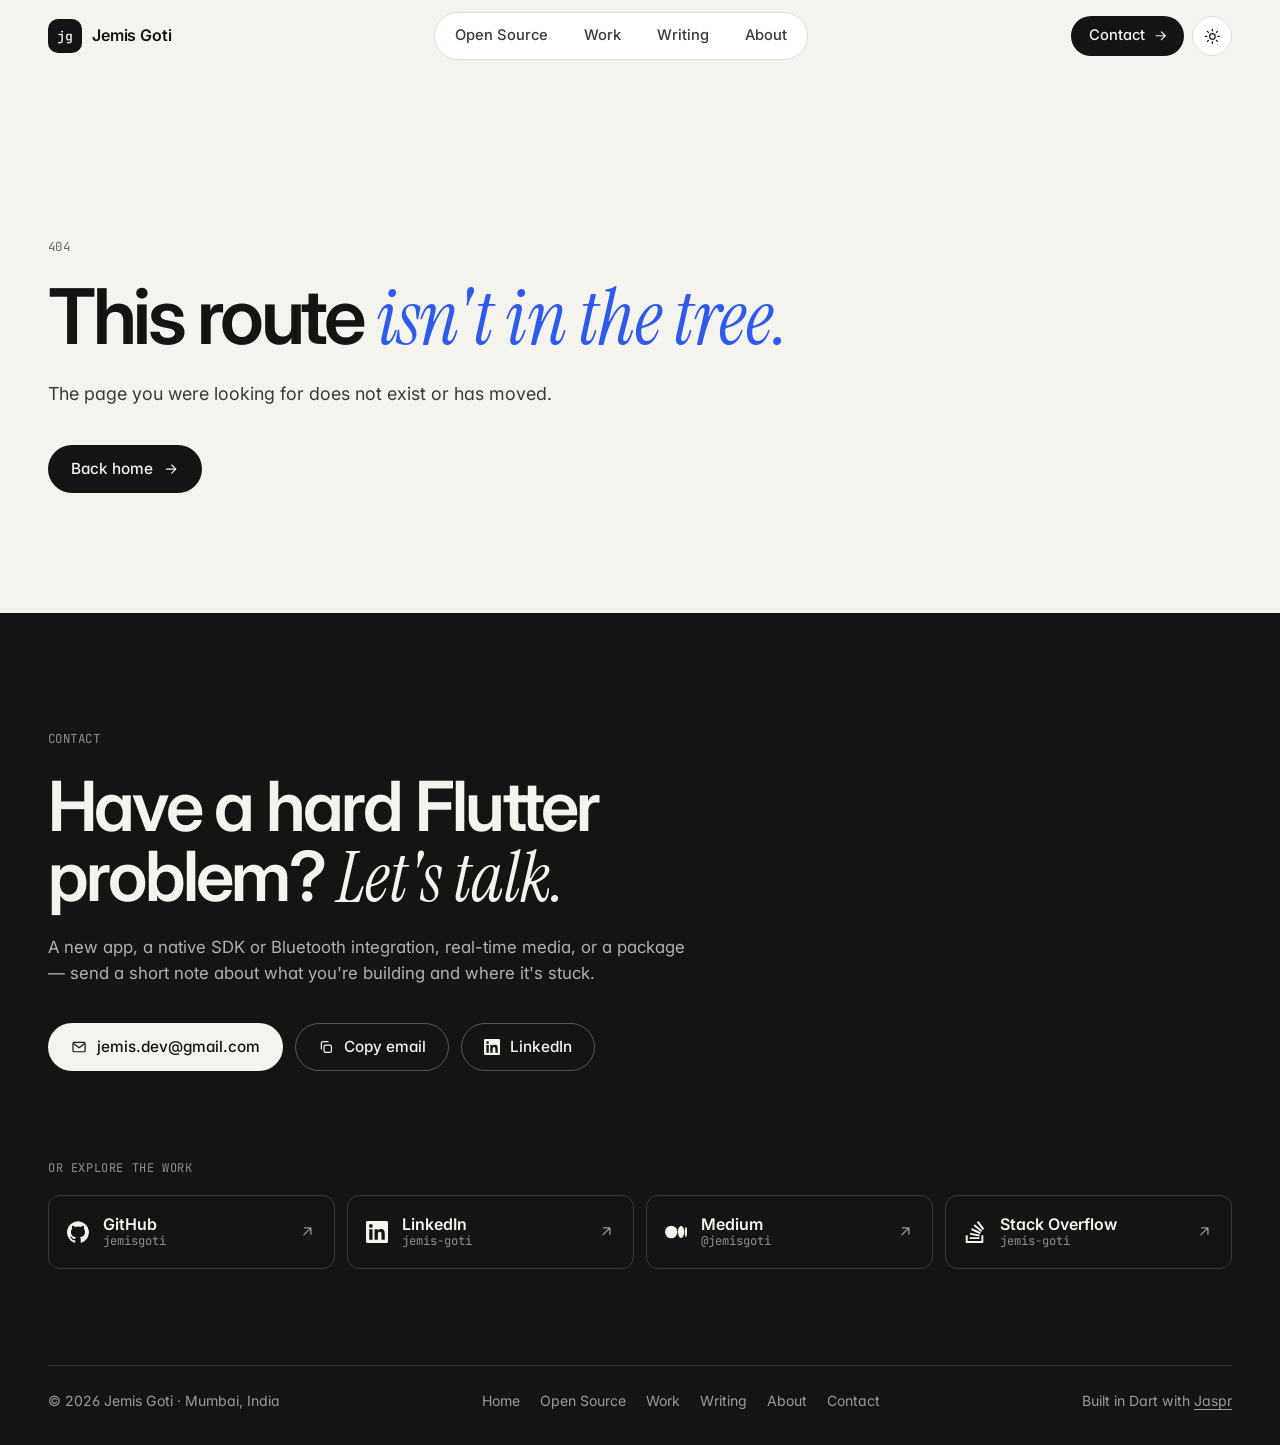
<file: 404/index.html>
<!DOCTYPE html>
<html lang="en">
  <head>
    <base href="/"/>
    <meta charset="utf-8"/>
    <link href="/favicon.svg" rel="icon" type="image/svg+xml"/>
    <link href="https://fonts.googleapis.com" rel="preconnect"/>
    <link crossorigin href="https://fonts.gstatic.com" rel="preconnect"/>
    <link href="https://fonts.googleapis.com/css2?family=Inter:wght@400;500;600;700&amp;family=Instrument+Serif:ital@0;1&amp;family=JetBrains+Mono:wght@400;500&amp;display=swap" rel="stylesheet"/>
    <link href="/styles.css" rel="stylesheet"/>
    <script>
      (function(){var d=document.documentElement;d.classList.add('js');try{var t=localStorage.getItem('theme');if(t!=='light'&&t!=='dark'){t=matchMedia('(prefers-color-scheme: dark)').matches?'dark':'light'}d.dataset.theme=t}catch(e){}})();
    </script>
    <script src="/site.js" defer></script>
    <!--$-->
    <meta name="viewport" content="width=device-width, initial-scale=1.0"/>
    <meta name="author" content="Jemis Goti"/>
    <meta name="color-scheme" content="light dark"/>
    <meta name="theme-color" content="#f4f3ee"/>
    <meta name="robots" content="noindex, follow"/>
    <meta name="format-detection" content="telephone=no"/>
    <title>Page not found — Jemis Goti</title>
    <meta name="description" content="Jemis Goti is a Flutter and Dart engineer building production mobile applications, native SDK integrations, real-time experiences, and open-source Flutter packages."/>
    <meta name="twitter:card" content="summary"/>
    <meta name="twitter:title" content="Page not found — Jemis Goti"/>
    <meta name="twitter:description" content="Jemis Goti is a Flutter and Dart engineer building production mobile applications, native SDK integrations, real-time experiences, and open-source Flutter packages."/>
    <link href="https://jemisgoti.github.io/404/" rel="canonical"/>
    <meta property="og:type" content="website"/>
    <meta property="og:site_name" content="Jemis Goti"/>
    <meta property="og:locale" content="en_IN"/>
    <meta property="og:title" content="Page not found — Jemis Goti"/>
    <meta property="og:description" content="Jemis Goti is a Flutter and Dart engineer building production mobile applications, native SDK integrations, real-time experiences, and open-source Flutter packages."/>
    <meta property="og:url" content="https://jemisgoti.github.io/404/"/>
    <!--/-->
  </head>
  <body>
    <a class="skip-link" href="#main">Skip to content</a>
    <header class="site-header">
      <div class="container site-header__inner">
        <a class="brand" aria-label="Jemis Goti — home" href="/"><span class="brand__mark" aria-hidden="true">jg</span><span class="brand__name">Jemis Goti</span></a>
        <nav id="site-nav" class="site-nav" aria-label="Primary">
          <ul role="list">
            <li><a class="site-nav__link" href="/open-source/">Open Source</a></li>
            <li><a class="site-nav__link" href="/work/">Work</a></li>
            <li><a class="site-nav__link" href="/writing/">Writing</a></li>
            <li><a class="site-nav__link" href="/about/">About</a></li>
          </ul>
        </nav>
        <div class="site-header__actions">
          <a class="contact-btn" href="/contact/">
            Contact
            <svg class="icon" viewBox="0 0 24 24" width="18" height="18" fill="none" stroke="currentColor" stroke-width="1.8" stroke-linecap="round" stroke-linejoin="round" aria-hidden="true" focusable="false"><path d="M5 12h14M13 6l6 6-6 6"/></svg>
          </a>
          <button class="icon-btn" type="button" data-theme-toggle aria-label="Switch colour theme">
            <svg class="icon icon--sun" viewBox="0 0 24 24" width="18" height="18" fill="none" stroke="currentColor" stroke-width="1.8" stroke-linecap="round" stroke-linejoin="round" aria-hidden="true" focusable="false"><circle cx="12" cy="12" r="4"/><path d="M12 2v2M12 20v2M4.9 4.9l1.4 1.4M17.7 17.7l1.4 1.4M2 12h2M20 12h2M4.9 19.1l1.4-1.4M17.7 6.3l1.4-1.4"/></svg>
            <svg class="icon icon--moon" viewBox="0 0 24 24" width="18" height="18" fill="none" stroke="currentColor" stroke-width="1.8" stroke-linecap="round" stroke-linejoin="round" aria-hidden="true" focusable="false"><path d="M20 14.5A8 8 0 0 1 9.5 4 8 8 0 1 0 20 14.5z"/></svg>
          </button>
          <button class="icon-btn nav-toggle" type="button" data-nav-toggle aria-controls="site-nav" aria-expanded="false" aria-label="Open menu">
            <svg class="icon icon--menu" viewBox="0 0 24 24" width="18" height="18" fill="none" stroke="currentColor" stroke-width="1.8" stroke-linecap="round" stroke-linejoin="round" aria-hidden="true" focusable="false"><path d="M4 7h16M4 12h16M4 17h16"/></svg>
            <svg class="icon icon--close" viewBox="0 0 24 24" width="18" height="18" fill="none" stroke="currentColor" stroke-width="1.8" stroke-linecap="round" stroke-linejoin="round" aria-hidden="true" focusable="false"><path d="M6 6l12 12M18 6 6 18"/></svg>
          </button>
        </div>
      </div>
    </header>
    <main id="main" tabindex="-1">
      <section class="page-hero page-hero--center" aria-labelledby="page-title">
        <div class="container">
          <p class="eyebrow">404</p>
          <h1 id="page-title" class="page-hero__title">This route <em>isn't in the tree.</em></h1>
          <p class="page-hero__lead">The page you were looking for does not exist or has moved.</p>
          <div class="hero__actions">
            <a class="btn btn--primary" href="/">
              Back home
              <svg class="icon" viewBox="0 0 24 24" width="18" height="18" fill="none" stroke="currentColor" stroke-width="1.8" stroke-linecap="round" stroke-linejoin="round" aria-hidden="true" focusable="false"><path d="M5 12h14M13 6l6 6-6 6"/></svg>
            </a>
          </div>
        </div>
      </section>
    </main>
    <footer class="site-footer">
      <div class="container">
        <div class="footer-cta" id="contact">
          <p class="eyebrow">Contact</p>
          <h2 class="footer-cta__title">Have a hard Flutter problem? <em>Let's talk.</em></h2>
          <p class="footer-cta__lead">
            A new app, a native SDK or Bluetooth integration, real-time media, or a package — send a short note about what you're building and where it's stuck.
          </p>
          <div class="footer-cta__actions">
            <a class="btn btn--light" href="mailto:jemis.dev@gmail.com?subject=Project%20enquiry">
              <svg class="icon" viewBox="0 0 24 24" width="18" height="18" fill="none" stroke="currentColor" stroke-width="1.8" stroke-linecap="round" stroke-linejoin="round" aria-hidden="true" focusable="false"><rect x="3" y="5" width="18" height="14" rx="2"/><path d="m4 7 8 6 8-6"/></svg>
              jemis.dev@gmail.com
            </a>
            <button class="btn btn--outline-light copy-btn" type="button" data-copy="jemis.dev@gmail.com">
              <svg class="icon" viewBox="0 0 24 24" width="18" height="18" fill="none" stroke="currentColor" stroke-width="1.8" stroke-linecap="round" stroke-linejoin="round" aria-hidden="true" focusable="false"><rect x="9" y="9" width="11" height="11" rx="2"/><path d="M5 15V6a2 2 0 0 1 2-2h8"/></svg>
              <span class="copy-btn__label">Copy email</span>
              <span class="copy-btn__done" aria-live="polite">Copied</span>
            </button>
            <a class="btn btn--outline-light" target="_blank" rel="noopener noreferrer" href="https://www.linkedin.com/in/jemis-goti/">
              <svg class="icon" viewBox="0 0 24 24" width="18" height="18" aria-hidden="true" focusable="false"><path fill="currentColor" d="M20.45 20.45h-3.56v-5.57c0-1.33-.02-3.04-1.85-3.04-1.85 0-2.13 1.45-2.13 2.94v5.67H9.35V9h3.41v1.56h.05c.48-.9 1.64-1.85 3.37-1.85 3.6 0 4.27 2.37 4.27 5.46v6.28zM5.34 7.43a2.06 2.06 0 1 1 0-4.12 2.06 2.06 0 0 1 0 4.12zM7.12 20.45H3.56V9h3.56v11.45zM22.22 0H1.77C.79 0 0 .77 0 1.73v20.54C0 23.23.79 24 1.77 24h20.45c.98 0 1.78-.77 1.78-1.73V1.73C24 .77 23.2 0 22.22 0z"/></svg>
              LinkedIn
            </a>
          </div>
        </div>
        <p class="footer-sub">Or explore the work</p>
        <ul class="profile-grid" role="list">
          <li>
            <a class="profile-card" target="_blank" rel="noopener noreferrer" href="https://github.com/jemisgoti"><svg class="icon profile-card__icon" viewBox="0 0 24 24" width="18" height="18" aria-hidden="true" focusable="false"><path fill="currentColor" d="M12 .3a12 12 0 0 0-3.8 23.38c.6.12.83-.26.83-.57L9 21.07c-3.34.72-4.04-1.61-4.04-1.61-.55-1.39-1.34-1.76-1.34-1.76-1.08-.74.09-.73.09-.73 1.2.09 1.83 1.24 1.83 1.24 1.07 1.83 2.81 1.3 3.5 1 .1-.78.42-1.31.76-1.61-2.67-.3-5.47-1.33-5.47-5.93 0-1.31.47-2.38 1.24-3.22-.14-.3-.54-1.52.1-3.18 0 0 1-.32 3.3 1.23a11.5 11.5 0 0 1 6 0c2.28-1.55 3.29-1.23 3.29-1.23.64 1.66.24 2.88.12 3.18a4.65 4.65 0 0 1 1.23 3.22c0 4.61-2.8 5.63-5.48 5.92.42.36.81 1.1.81 2.22l-.01 3.29c0 .31.2.69.82.57A12 12 0 0 0 12 .3"/></svg><span class="profile-card__text"><span class="profile-card__label">GitHub</span><span class="profile-card__handle">jemisgoti</span></span><svg class="icon profile-card__arrow" viewBox="0 0 24 24" width="18" height="18" fill="none" stroke="currentColor" stroke-width="1.8" stroke-linecap="round" stroke-linejoin="round" aria-hidden="true" focusable="false"><path d="M7 17 17 7M8 7h9v9"/></svg></a>
          </li>
          <li>
            <a class="profile-card" target="_blank" rel="noopener noreferrer" href="https://www.linkedin.com/in/jemis-goti/"><svg class="icon profile-card__icon" viewBox="0 0 24 24" width="18" height="18" aria-hidden="true" focusable="false"><path fill="currentColor" d="M20.45 20.45h-3.56v-5.57c0-1.33-.02-3.04-1.85-3.04-1.85 0-2.13 1.45-2.13 2.94v5.67H9.35V9h3.41v1.56h.05c.48-.9 1.64-1.85 3.37-1.85 3.6 0 4.27 2.37 4.27 5.46v6.28zM5.34 7.43a2.06 2.06 0 1 1 0-4.12 2.06 2.06 0 0 1 0 4.12zM7.12 20.45H3.56V9h3.56v11.45zM22.22 0H1.77C.79 0 0 .77 0 1.73v20.54C0 23.23.79 24 1.77 24h20.45c.98 0 1.78-.77 1.78-1.73V1.73C24 .77 23.2 0 22.22 0z"/></svg><span class="profile-card__text"><span class="profile-card__label">LinkedIn</span><span class="profile-card__handle">jemis-goti</span></span><svg class="icon profile-card__arrow" viewBox="0 0 24 24" width="18" height="18" fill="none" stroke="currentColor" stroke-width="1.8" stroke-linecap="round" stroke-linejoin="round" aria-hidden="true" focusable="false"><path d="M7 17 17 7M8 7h9v9"/></svg></a>
          </li>
          <li>
            <a class="profile-card" target="_blank" rel="noopener noreferrer" href="https://medium.com/@jemisgoti"><svg class="icon profile-card__icon" viewBox="0 0 24 24" width="18" height="18" aria-hidden="true" focusable="false"><path fill="currentColor" d="M13.54 12a6.8 6.8 0 0 1-6.77 6.82A6.8 6.8 0 0 1 0 12a6.8 6.8 0 0 1 6.77-6.82A6.8 6.8 0 0 1 13.54 12zm7.42 0c0 3.54-1.51 6.42-3.38 6.42-1.87 0-3.39-2.88-3.39-6.42s1.52-6.42 3.39-6.42 3.38 2.88 3.38 6.42M24 12c0 3.17-.53 5.75-1.19 5.75-.66 0-1.19-2.58-1.19-5.75s.53-5.75 1.19-5.75C23.47 6.25 24 8.83 24 12z"/></svg><span class="profile-card__text"><span class="profile-card__label">Medium</span><span class="profile-card__handle">@jemisgoti</span></span><svg class="icon profile-card__arrow" viewBox="0 0 24 24" width="18" height="18" fill="none" stroke="currentColor" stroke-width="1.8" stroke-linecap="round" stroke-linejoin="round" aria-hidden="true" focusable="false"><path d="M7 17 17 7M8 7h9v9"/></svg></a>
          </li>
          <li>
            <a class="profile-card" target="_blank" rel="noopener noreferrer" href="https://stackoverflow.com/users/21120002/jemis-goti"><svg class="icon profile-card__icon" viewBox="0 0 24 24" width="18" height="18" aria-hidden="true" focusable="false"><path fill="currentColor" d="M15.73 0 14 1.28l6.39 8.59 1.72-1.28L15.73 0zm-3.94 3.42-1.37 1.64 8.22 6.85 1.37-1.64-8.22-6.85zM8.64 7.88l-.9 1.94 9.7 4.52.9-1.94-9.7-4.52zm-1.85 4.86-.44 2.1 10.47 2.2.44-2.1-10.47-2.2zM1.89 15.47V24h19.19v-8.53h-2.13v6.4H4.02v-6.4H1.89zm4.27 2.13v2.13h10.66V17.6H6.16z"/></svg><span class="profile-card__text"><span class="profile-card__label">Stack Overflow</span><span class="profile-card__handle">jemis-goti</span></span><svg class="icon profile-card__arrow" viewBox="0 0 24 24" width="18" height="18" fill="none" stroke="currentColor" stroke-width="1.8" stroke-linecap="round" stroke-linejoin="round" aria-hidden="true" focusable="false"><path d="M7 17 17 7M8 7h9v9"/></svg></a>
          </li>
        </ul>
        <div class="footer-bottom">
          <p>© 2026 Jemis Goti · Mumbai, India</p>
          <nav aria-label="Footer">
            <ul role="list">
              <li><a href="/">Home</a></li>
              <li><a href="/open-source/">Open Source</a></li>
              <li><a href="/work/">Work</a></li>
              <li><a href="/writing/">Writing</a></li>
              <li><a href="/about/">About</a></li>
              <li><a href="/contact/">Contact</a></li>
            </ul>
          </nav>
          <p class="footer-bottom__built">Built in Dart with <a target="_blank" rel="noopener noreferrer" href="https://jaspr.site">Jaspr</a></p>
        </div>
      </div>
    </footer>
  </body>
</html>
</file>
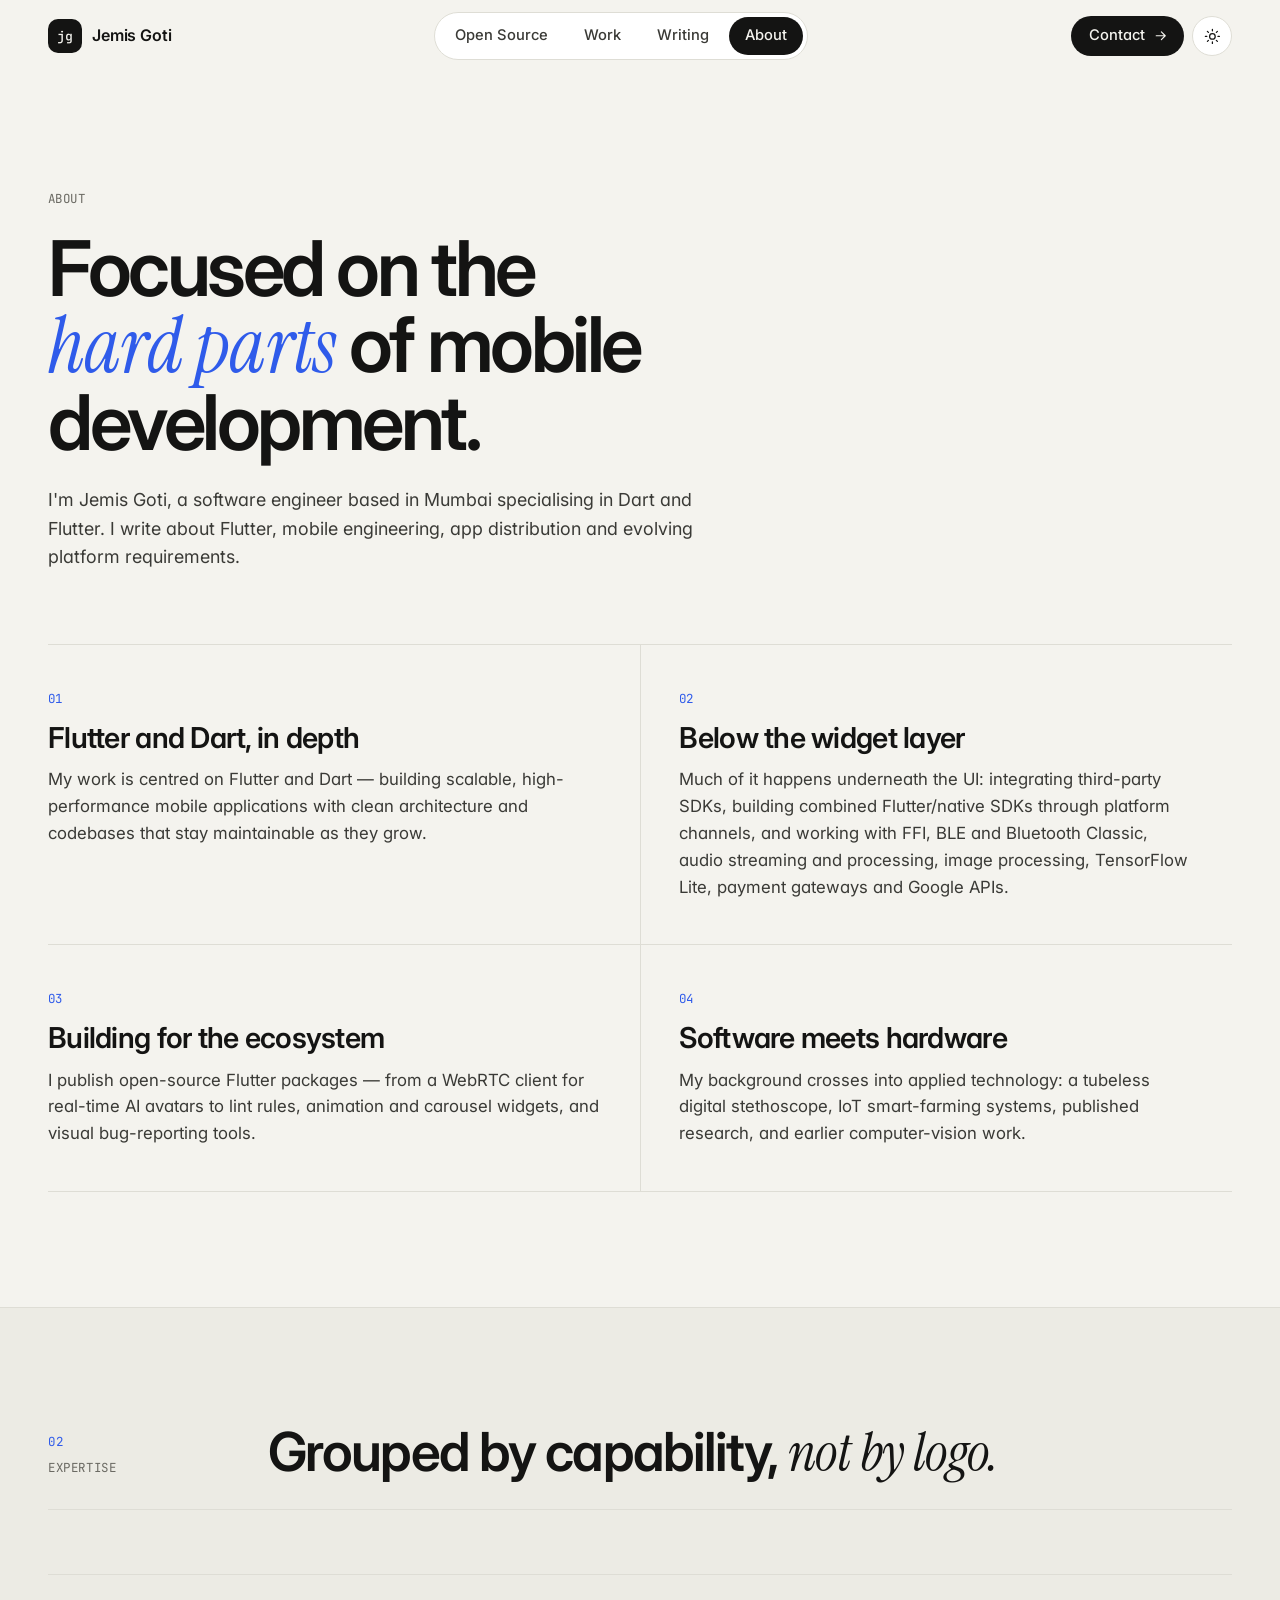
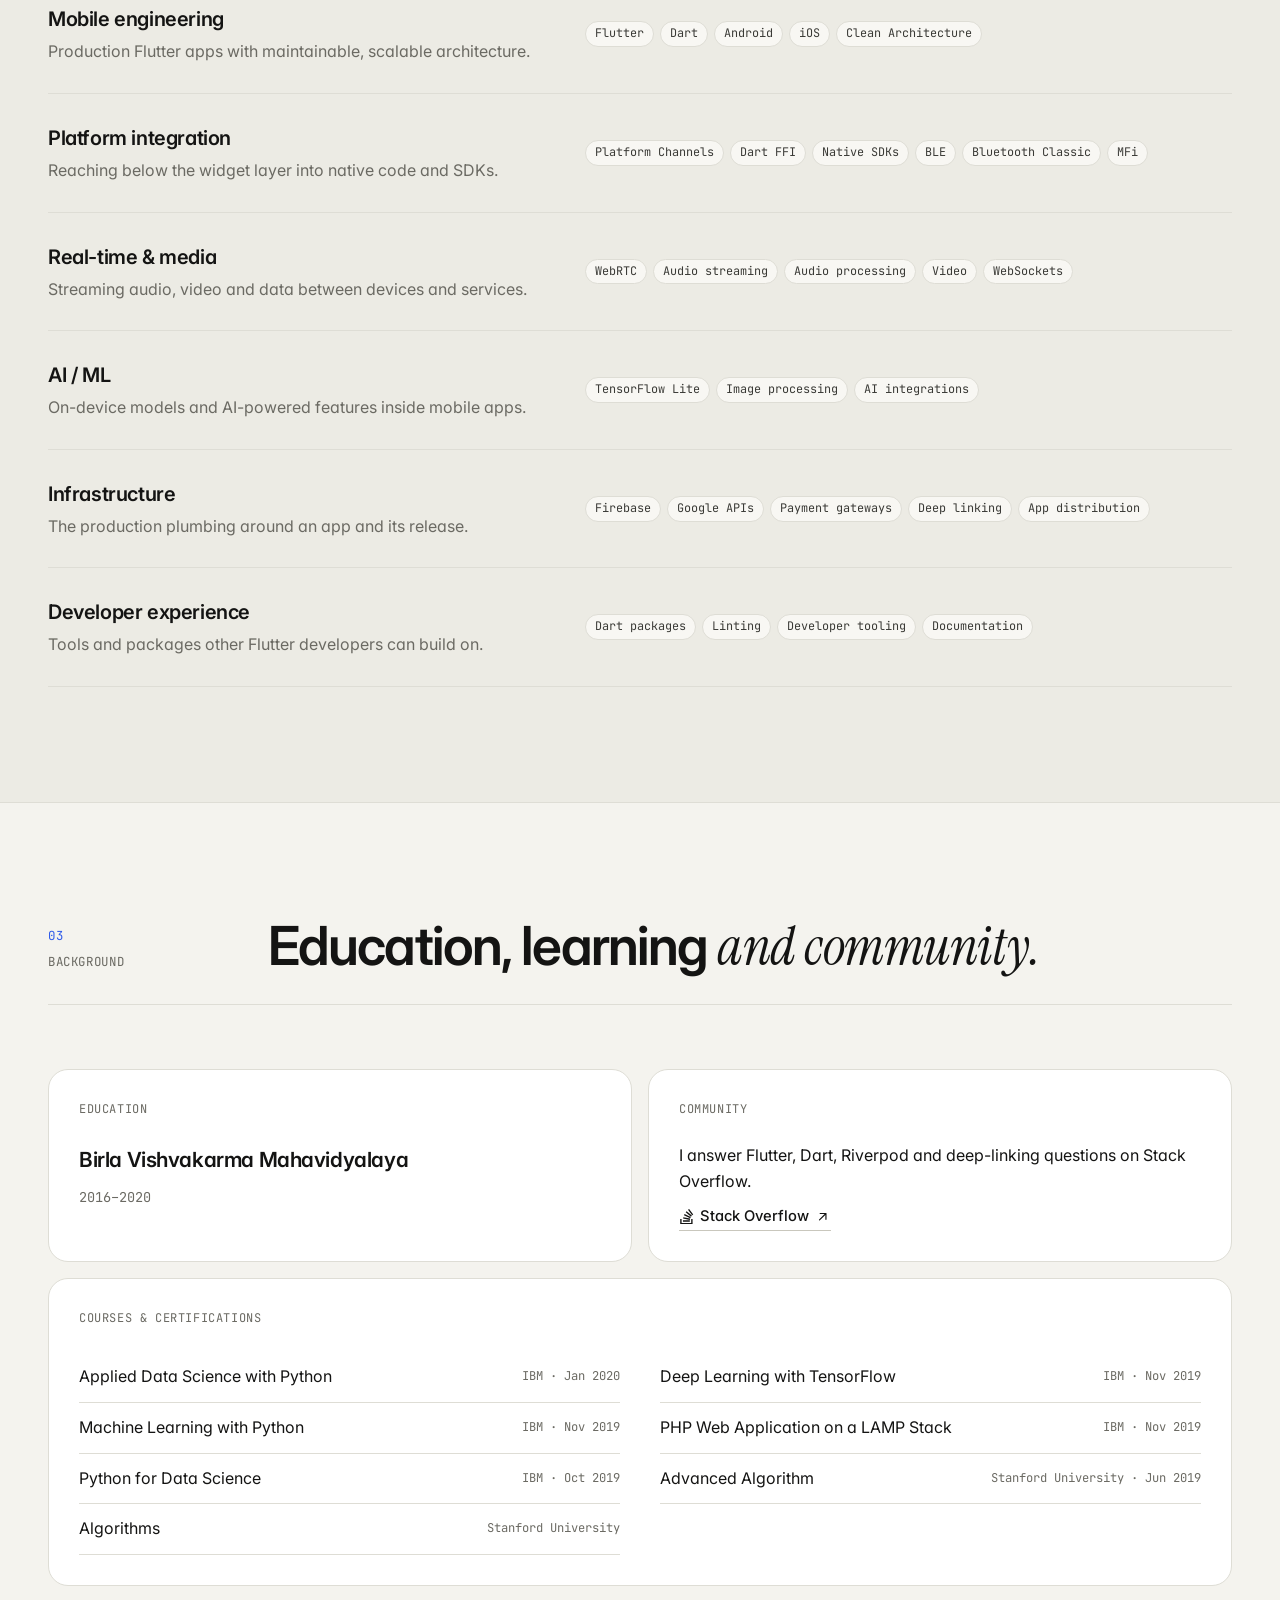
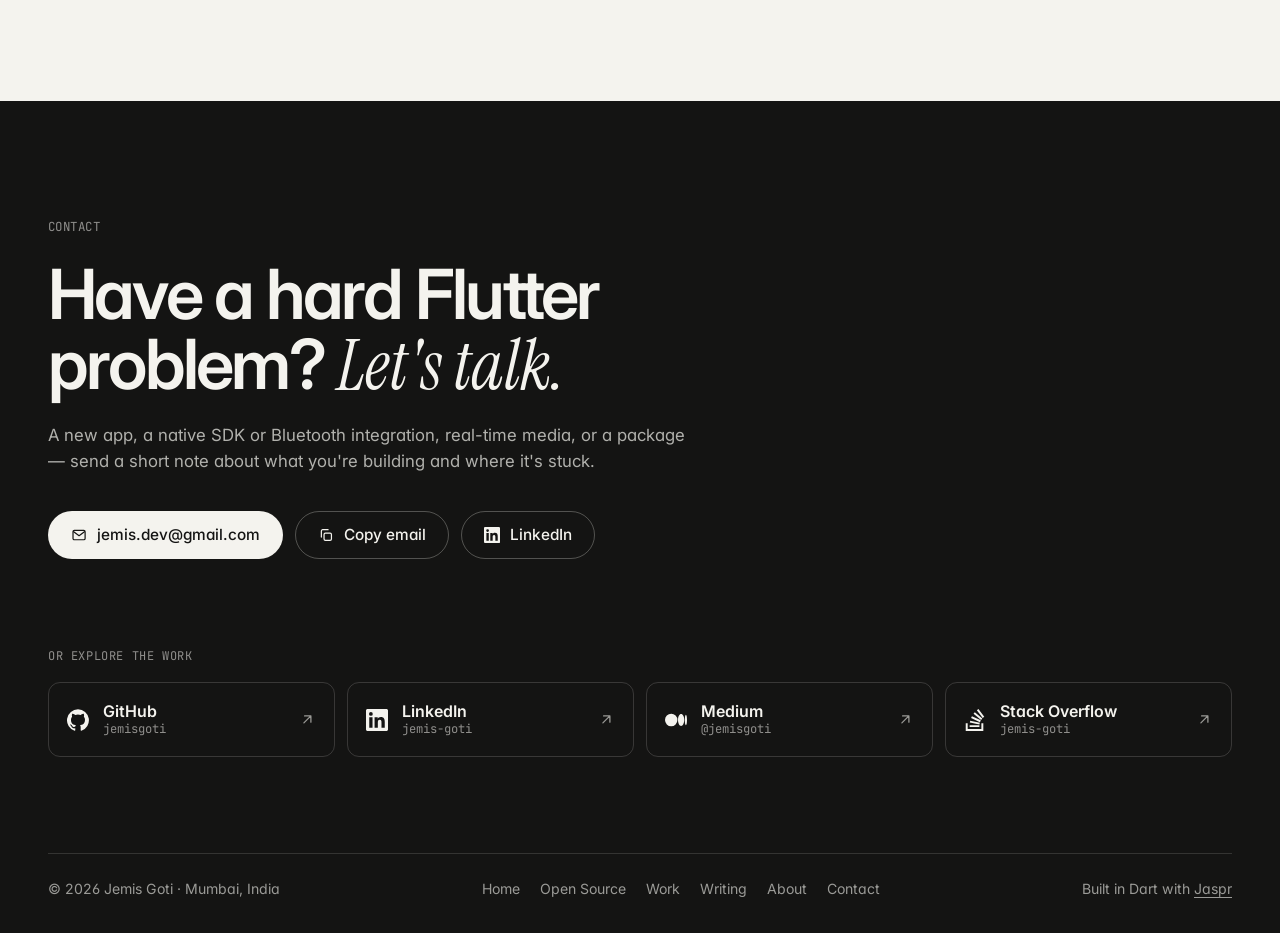
<file: about/index.html>
<!DOCTYPE html>
<html lang="en">
  <head>
    <base href="/"/>
    <meta charset="utf-8"/>
    <link href="/favicon.svg" rel="icon" type="image/svg+xml"/>
    <link href="https://fonts.googleapis.com" rel="preconnect"/>
    <link crossorigin href="https://fonts.gstatic.com" rel="preconnect"/>
    <link href="https://fonts.googleapis.com/css2?family=Inter:wght@400;500;600;700&amp;family=Instrument+Serif:ital@0;1&amp;family=JetBrains+Mono:wght@400;500&amp;display=swap" rel="stylesheet"/>
    <link href="/styles.css" rel="stylesheet"/>
    <script>
      (function(){var d=document.documentElement;d.classList.add('js');try{var t=localStorage.getItem('theme');if(t!=='light'&&t!=='dark'){t=matchMedia('(prefers-color-scheme: dark)').matches?'dark':'light'}d.dataset.theme=t}catch(e){}})();
    </script>
    <script src="/site.js" defer></script>
    <!--$-->
    <meta name="viewport" content="width=device-width, initial-scale=1.0"/>
    <meta name="author" content="Jemis Goti"/>
    <meta name="color-scheme" content="light dark"/>
    <meta name="theme-color" content="#f4f3ee"/>
    <meta name="robots" content="index, follow, max-image-preview:large"/>
    <meta name="format-detection" content="telephone=no"/>
    <title>About — Jemis Goti</title>
    <meta name="description" content="About Jemis Goti, a Mumbai-based Flutter and Dart engineer working on native SDK integration, FFI, Bluetooth, audio, WebRTC, IoT and open-source developer tooling."/>
    <meta name="twitter:card" content="summary"/>
    <meta name="twitter:title" content="About — Jemis Goti"/>
    <meta name="twitter:description" content="About Jemis Goti, a Mumbai-based Flutter and Dart engineer working on native SDK integration, FFI, Bluetooth, audio, WebRTC, IoT and open-source developer tooling."/>
    <link href="https://jemisgoti.github.io/about/" rel="canonical"/>
    <meta property="og:type" content="website"/>
    <meta property="og:site_name" content="Jemis Goti"/>
    <meta property="og:locale" content="en_IN"/>
    <meta property="og:title" content="About — Jemis Goti"/>
    <meta property="og:description" content="About Jemis Goti, a Mumbai-based Flutter and Dart engineer working on native SDK integration, FFI, Bluetooth, audio, WebRTC, IoT and open-source developer tooling."/>
    <meta property="og:url" content="https://jemisgoti.github.io/about/"/>
    <script type="application/ld+json">
      {"@context":"https://schema.org","@type":"BreadcrumbList","itemListElement":[{"@type":"ListItem","position":1,"name":"Home","item":"https://jemisgoti.github.io/"},{"@type":"ListItem","position":2,"name":"About","item":"https://jemisgoti.github.io/about/"}]}
    </script>
    <script type="application/ld+json">
      {"@context":"https://schema.org","@type":"ProfilePage","url":"https://jemisgoti.github.io/about/","mainEntity":{"@id":"https://jemisgoti.github.io/#person"}}
    </script>
    <!--/-->
  </head>
  <body>
    <a class="skip-link" href="#main">Skip to content</a>
    <header class="site-header">
      <div class="container site-header__inner">
        <a class="brand" aria-label="Jemis Goti — home" href="/"><span class="brand__mark" aria-hidden="true">jg</span><span class="brand__name">Jemis Goti</span></a>
        <nav id="site-nav" class="site-nav" aria-label="Primary">
          <ul role="list">
            <li><a class="site-nav__link" href="/open-source/">Open Source</a></li>
            <li><a class="site-nav__link" href="/work/">Work</a></li>
            <li><a class="site-nav__link" href="/writing/">Writing</a></li>
            <li><a class="site-nav__link" aria-current="page" href="/about/">About</a></li>
          </ul>
        </nav>
        <div class="site-header__actions">
          <a class="contact-btn" href="/contact/">
            Contact
            <svg class="icon" viewBox="0 0 24 24" width="18" height="18" fill="none" stroke="currentColor" stroke-width="1.8" stroke-linecap="round" stroke-linejoin="round" aria-hidden="true" focusable="false"><path d="M5 12h14M13 6l6 6-6 6"/></svg>
          </a>
          <button class="icon-btn" type="button" data-theme-toggle aria-label="Switch colour theme">
            <svg class="icon icon--sun" viewBox="0 0 24 24" width="18" height="18" fill="none" stroke="currentColor" stroke-width="1.8" stroke-linecap="round" stroke-linejoin="round" aria-hidden="true" focusable="false"><circle cx="12" cy="12" r="4"/><path d="M12 2v2M12 20v2M4.9 4.9l1.4 1.4M17.7 17.7l1.4 1.4M2 12h2M20 12h2M4.9 19.1l1.4-1.4M17.7 6.3l1.4-1.4"/></svg>
            <svg class="icon icon--moon" viewBox="0 0 24 24" width="18" height="18" fill="none" stroke="currentColor" stroke-width="1.8" stroke-linecap="round" stroke-linejoin="round" aria-hidden="true" focusable="false"><path d="M20 14.5A8 8 0 0 1 9.5 4 8 8 0 1 0 20 14.5z"/></svg>
          </button>
          <button class="icon-btn nav-toggle" type="button" data-nav-toggle aria-controls="site-nav" aria-expanded="false" aria-label="Open menu">
            <svg class="icon icon--menu" viewBox="0 0 24 24" width="18" height="18" fill="none" stroke="currentColor" stroke-width="1.8" stroke-linecap="round" stroke-linejoin="round" aria-hidden="true" focusable="false"><path d="M4 7h16M4 12h16M4 17h16"/></svg>
            <svg class="icon icon--close" viewBox="0 0 24 24" width="18" height="18" fill="none" stroke="currentColor" stroke-width="1.8" stroke-linecap="round" stroke-linejoin="round" aria-hidden="true" focusable="false"><path d="M6 6l12 12M18 6 6 18"/></svg>
          </button>
        </div>
      </div>
    </header>
    <main id="main" tabindex="-1">
      <section class="page-hero" aria-labelledby="page-title">
        <div class="container">
          <p class="eyebrow">About</p>
          <h1 id="page-title" class="page-hero__title">Focused on the <em>hard parts</em> of mobile development.</h1>
          <p class="page-hero__lead">
            I'm Jemis Goti, a software engineer based in Mumbai specialising in Dart and Flutter. I write about Flutter, mobile engineering, app distribution and evolving platform requirements.
          </p>
        </div>
      </section>
      <section class="section section--flush" aria-labelledby="story-title">
        <div class="container">
          <h2 id="story-title" class="visually-hidden">Story</h2>
          <ol class="story" role="list">
            <li class="story__item" data-reveal>
              <span class="story__index">01</span><h3 class="story__title">Flutter and Dart, in depth</h3><p class="story__body">My work is centred on Flutter and Dart — building scalable, high-performance mobile applications with clean architecture and codebases that stay maintainable as they grow.</p>
            </li>
            <li class="story__item" data-reveal>
              <span class="story__index">02</span><h3 class="story__title">Below the widget layer</h3><p class="story__body">Much of it happens underneath the UI: integrating third-party SDKs, building combined Flutter/native SDKs through platform channels, and working with FFI, BLE and Bluetooth Classic, audio streaming and processing, image processing, TensorFlow Lite, payment gateways and Google APIs.</p>
            </li>
            <li class="story__item" data-reveal>
              <span class="story__index">03</span><h3 class="story__title">Building for the ecosystem</h3><p class="story__body">I publish open-source Flutter packages — from a WebRTC client for real-time AI avatars to lint rules, animation and carousel widgets, and visual bug-reporting tools.</p>
            </li>
            <li class="story__item" data-reveal>
              <span class="story__index">04</span><h3 class="story__title">Software meets hardware</h3><p class="story__body">My background crosses into applied technology: a tubeless digital stethoscope, IoT smart-farming systems, published research, and earlier computer-vision work.</p>
            </li>
          </ol>
        </div>
      </section>
      <section class="section section--tinted" aria-labelledby="expertise-title">
        <div class="container">
          <div class="section-head">
            <div class="section-head__meta"><span class="section-head__index">02</span><span class="section-head__eyebrow">Expertise</span></div>
            <div class="section-head__main">
              <h2 id="expertise-title" class="section-head__title">Grouped by capability, <em>not by logo.</em></h2>
            </div>
          </div>
          <dl class="expertise">
            <div class="expertise__row" data-reveal>
              <dt>
                <span class="expertise__title">Mobile engineering</span>
                <span class="expertise__summary">Production Flutter apps with maintainable, scalable architecture.</span>
              </dt>
              <dd>
                <ul class="tags" role="list">
                  <li class="tag">Flutter</li>
                  <li class="tag">Dart</li>
                  <li class="tag">Android</li>
                  <li class="tag">iOS</li>
                  <li class="tag">Clean Architecture</li>
                </ul>
              </dd>
            </div>
            <div class="expertise__row" data-reveal>
              <dt>
                <span class="expertise__title">Platform integration</span>
                <span class="expertise__summary">Reaching below the widget layer into native code and SDKs.</span>
              </dt>
              <dd>
                <ul class="tags" role="list">
                  <li class="tag">Platform Channels</li>
                  <li class="tag">Dart FFI</li>
                  <li class="tag">Native SDKs</li>
                  <li class="tag">BLE</li>
                  <li class="tag">Bluetooth Classic</li>
                  <li class="tag">MFi</li>
                </ul>
              </dd>
            </div>
            <div class="expertise__row" data-reveal>
              <dt>
                <span class="expertise__title">Real-time &amp; media</span>
                <span class="expertise__summary">Streaming audio, video and data between devices and services.</span>
              </dt>
              <dd>
                <ul class="tags" role="list">
                  <li class="tag">WebRTC</li>
                  <li class="tag">Audio streaming</li>
                  <li class="tag">Audio processing</li>
                  <li class="tag">Video</li>
                  <li class="tag">WebSockets</li>
                </ul>
              </dd>
            </div>
            <div class="expertise__row" data-reveal>
              <dt>
                <span class="expertise__title">AI / ML</span>
                <span class="expertise__summary">On-device models and AI-powered features inside mobile apps.</span>
              </dt>
              <dd>
                <ul class="tags" role="list">
                  <li class="tag">TensorFlow Lite</li>
                  <li class="tag">Image processing</li>
                  <li class="tag">AI integrations</li>
                </ul>
              </dd>
            </div>
            <div class="expertise__row" data-reveal>
              <dt>
                <span class="expertise__title">Infrastructure</span>
                <span class="expertise__summary">The production plumbing around an app and its release.</span>
              </dt>
              <dd>
                <ul class="tags" role="list">
                  <li class="tag">Firebase</li>
                  <li class="tag">Google APIs</li>
                  <li class="tag">Payment gateways</li>
                  <li class="tag">Deep linking</li>
                  <li class="tag">App distribution</li>
                </ul>
              </dd>
            </div>
            <div class="expertise__row" data-reveal>
              <dt>
                <span class="expertise__title">Developer experience</span>
                <span class="expertise__summary">Tools and packages other Flutter developers can build on.</span>
              </dt>
              <dd>
                <ul class="tags" role="list">
                  <li class="tag">Dart packages</li>
                  <li class="tag">Linting</li>
                  <li class="tag">Developer tooling</li>
                  <li class="tag">Documentation</li>
                </ul>
              </dd>
            </div>
          </dl>
        </div>
      </section>
      <section class="section" aria-labelledby="background-title">
        <div class="container">
          <div class="section-head">
            <div class="section-head__meta"><span class="section-head__index">03</span><span class="section-head__eyebrow">Background</span></div>
            <div class="section-head__main">
              <h2 id="background-title" class="section-head__title">Education, learning <em>and community.</em></h2>
            </div>
          </div>
          <div class="background-grid">
            <div class="card" data-reveal>
              <h3 class="card__label">Education</h3>
              <p class="background__primary">Birla Vishvakarma Mahavidyalaya</p>
              <p class="muted mono">2016–2020</p>
            </div>
            <div class="card" data-reveal>
              <h3 class="card__label">Community</h3>
              <p>I answer Flutter, Dart, Riverpod and deep-linking questions on Stack Overflow.</p>
              <div class="link-row">
                <a class="text-link" target="_blank" rel="noopener noreferrer" href="https://stackoverflow.com/users/21120002/jemis-goti">
                  <svg class="icon" viewBox="0 0 24 24" width="18" height="18" aria-hidden="true" focusable="false"><path fill="currentColor" d="M15.73 0 14 1.28l6.39 8.59 1.72-1.28L15.73 0zm-3.94 3.42-1.37 1.64 8.22 6.85 1.37-1.64-8.22-6.85zM8.64 7.88l-.9 1.94 9.7 4.52.9-1.94-9.7-4.52zm-1.85 4.86-.44 2.1 10.47 2.2.44-2.1-10.47-2.2zM1.89 15.47V24h19.19v-8.53h-2.13v6.4H4.02v-6.4H1.89zm4.27 2.13v2.13h10.66V17.6H6.16z"/></svg>
                  Stack Overflow
                  <svg class="icon" viewBox="0 0 24 24" width="18" height="18" fill="none" stroke="currentColor" stroke-width="1.8" stroke-linecap="round" stroke-linejoin="round" aria-hidden="true" focusable="false"><path d="M7 17 17 7M8 7h9v9"/></svg>
                </a>
              </div>
            </div>
            <div class="card card--wide" data-reveal>
              <h3 class="card__label">Courses &amp; certifications</h3>
              <ul class="cert-list" role="list">
                <li>
                  <span class="cert-list__title">Applied Data Science with Python</span><span class="cert-list__meta">IBM · Jan 2020</span>
                </li>
                <li>
                  <span class="cert-list__title">Deep Learning with TensorFlow</span><span class="cert-list__meta">IBM · Nov 2019</span>
                </li>
                <li>
                  <span class="cert-list__title">Machine Learning with Python</span><span class="cert-list__meta">IBM · Nov 2019</span>
                </li>
                <li>
                  <span class="cert-list__title">PHP Web Application on a LAMP Stack</span><span class="cert-list__meta">IBM · Nov 2019</span>
                </li>
                <li>
                  <span class="cert-list__title">Python for Data Science</span><span class="cert-list__meta">IBM · Oct 2019</span>
                </li>
                <li>
                  <span class="cert-list__title">Advanced Algorithm</span><span class="cert-list__meta">Stanford University · Jun 2019</span>
                </li>
                <li>
                  <span class="cert-list__title">Algorithms</span><span class="cert-list__meta">Stanford University</span>
                </li>
              </ul>
            </div>
          </div>
        </div>
      </section>
    </main>
    <footer class="site-footer">
      <div class="container">
        <div class="footer-cta" id="contact">
          <p class="eyebrow">Contact</p>
          <h2 class="footer-cta__title">Have a hard Flutter problem? <em>Let's talk.</em></h2>
          <p class="footer-cta__lead">
            A new app, a native SDK or Bluetooth integration, real-time media, or a package — send a short note about what you're building and where it's stuck.
          </p>
          <div class="footer-cta__actions">
            <a class="btn btn--light" href="mailto:jemis.dev@gmail.com?subject=Project%20enquiry">
              <svg class="icon" viewBox="0 0 24 24" width="18" height="18" fill="none" stroke="currentColor" stroke-width="1.8" stroke-linecap="round" stroke-linejoin="round" aria-hidden="true" focusable="false"><rect x="3" y="5" width="18" height="14" rx="2"/><path d="m4 7 8 6 8-6"/></svg>
              jemis.dev@gmail.com
            </a>
            <button class="btn btn--outline-light copy-btn" type="button" data-copy="jemis.dev@gmail.com">
              <svg class="icon" viewBox="0 0 24 24" width="18" height="18" fill="none" stroke="currentColor" stroke-width="1.8" stroke-linecap="round" stroke-linejoin="round" aria-hidden="true" focusable="false"><rect x="9" y="9" width="11" height="11" rx="2"/><path d="M5 15V6a2 2 0 0 1 2-2h8"/></svg>
              <span class="copy-btn__label">Copy email</span>
              <span class="copy-btn__done" aria-live="polite">Copied</span>
            </button>
            <a class="btn btn--outline-light" target="_blank" rel="noopener noreferrer" href="https://www.linkedin.com/in/jemis-goti/">
              <svg class="icon" viewBox="0 0 24 24" width="18" height="18" aria-hidden="true" focusable="false"><path fill="currentColor" d="M20.45 20.45h-3.56v-5.57c0-1.33-.02-3.04-1.85-3.04-1.85 0-2.13 1.45-2.13 2.94v5.67H9.35V9h3.41v1.56h.05c.48-.9 1.64-1.85 3.37-1.85 3.6 0 4.27 2.37 4.27 5.46v6.28zM5.34 7.43a2.06 2.06 0 1 1 0-4.12 2.06 2.06 0 0 1 0 4.12zM7.12 20.45H3.56V9h3.56v11.45zM22.22 0H1.77C.79 0 0 .77 0 1.73v20.54C0 23.23.79 24 1.77 24h20.45c.98 0 1.78-.77 1.78-1.73V1.73C24 .77 23.2 0 22.22 0z"/></svg>
              LinkedIn
            </a>
          </div>
        </div>
        <p class="footer-sub">Or explore the work</p>
        <ul class="profile-grid" role="list">
          <li>
            <a class="profile-card" target="_blank" rel="noopener noreferrer" href="https://github.com/jemisgoti"><svg class="icon profile-card__icon" viewBox="0 0 24 24" width="18" height="18" aria-hidden="true" focusable="false"><path fill="currentColor" d="M12 .3a12 12 0 0 0-3.8 23.38c.6.12.83-.26.83-.57L9 21.07c-3.34.72-4.04-1.61-4.04-1.61-.55-1.39-1.34-1.76-1.34-1.76-1.08-.74.09-.73.09-.73 1.2.09 1.83 1.24 1.83 1.24 1.07 1.83 2.81 1.3 3.5 1 .1-.78.42-1.31.76-1.61-2.67-.3-5.47-1.33-5.47-5.93 0-1.31.47-2.38 1.24-3.22-.14-.3-.54-1.52.1-3.18 0 0 1-.32 3.3 1.23a11.5 11.5 0 0 1 6 0c2.28-1.55 3.29-1.23 3.29-1.23.64 1.66.24 2.88.12 3.18a4.65 4.65 0 0 1 1.23 3.22c0 4.61-2.8 5.63-5.48 5.92.42.36.81 1.1.81 2.22l-.01 3.29c0 .31.2.69.82.57A12 12 0 0 0 12 .3"/></svg><span class="profile-card__text"><span class="profile-card__label">GitHub</span><span class="profile-card__handle">jemisgoti</span></span><svg class="icon profile-card__arrow" viewBox="0 0 24 24" width="18" height="18" fill="none" stroke="currentColor" stroke-width="1.8" stroke-linecap="round" stroke-linejoin="round" aria-hidden="true" focusable="false"><path d="M7 17 17 7M8 7h9v9"/></svg></a>
          </li>
          <li>
            <a class="profile-card" target="_blank" rel="noopener noreferrer" href="https://www.linkedin.com/in/jemis-goti/"><svg class="icon profile-card__icon" viewBox="0 0 24 24" width="18" height="18" aria-hidden="true" focusable="false"><path fill="currentColor" d="M20.45 20.45h-3.56v-5.57c0-1.33-.02-3.04-1.85-3.04-1.85 0-2.13 1.45-2.13 2.94v5.67H9.35V9h3.41v1.56h.05c.48-.9 1.64-1.85 3.37-1.85 3.6 0 4.27 2.37 4.27 5.46v6.28zM5.34 7.43a2.06 2.06 0 1 1 0-4.12 2.06 2.06 0 0 1 0 4.12zM7.12 20.45H3.56V9h3.56v11.45zM22.22 0H1.77C.79 0 0 .77 0 1.73v20.54C0 23.23.79 24 1.77 24h20.45c.98 0 1.78-.77 1.78-1.73V1.73C24 .77 23.2 0 22.22 0z"/></svg><span class="profile-card__text"><span class="profile-card__label">LinkedIn</span><span class="profile-card__handle">jemis-goti</span></span><svg class="icon profile-card__arrow" viewBox="0 0 24 24" width="18" height="18" fill="none" stroke="currentColor" stroke-width="1.8" stroke-linecap="round" stroke-linejoin="round" aria-hidden="true" focusable="false"><path d="M7 17 17 7M8 7h9v9"/></svg></a>
          </li>
          <li>
            <a class="profile-card" target="_blank" rel="noopener noreferrer" href="https://medium.com/@jemisgoti"><svg class="icon profile-card__icon" viewBox="0 0 24 24" width="18" height="18" aria-hidden="true" focusable="false"><path fill="currentColor" d="M13.54 12a6.8 6.8 0 0 1-6.77 6.82A6.8 6.8 0 0 1 0 12a6.8 6.8 0 0 1 6.77-6.82A6.8 6.8 0 0 1 13.54 12zm7.42 0c0 3.54-1.51 6.42-3.38 6.42-1.87 0-3.39-2.88-3.39-6.42s1.52-6.42 3.39-6.42 3.38 2.88 3.38 6.42M24 12c0 3.17-.53 5.75-1.19 5.75-.66 0-1.19-2.58-1.19-5.75s.53-5.75 1.19-5.75C23.47 6.25 24 8.83 24 12z"/></svg><span class="profile-card__text"><span class="profile-card__label">Medium</span><span class="profile-card__handle">@jemisgoti</span></span><svg class="icon profile-card__arrow" viewBox="0 0 24 24" width="18" height="18" fill="none" stroke="currentColor" stroke-width="1.8" stroke-linecap="round" stroke-linejoin="round" aria-hidden="true" focusable="false"><path d="M7 17 17 7M8 7h9v9"/></svg></a>
          </li>
          <li>
            <a class="profile-card" target="_blank" rel="noopener noreferrer" href="https://stackoverflow.com/users/21120002/jemis-goti"><svg class="icon profile-card__icon" viewBox="0 0 24 24" width="18" height="18" aria-hidden="true" focusable="false"><path fill="currentColor" d="M15.73 0 14 1.28l6.39 8.59 1.72-1.28L15.73 0zm-3.94 3.42-1.37 1.64 8.22 6.85 1.37-1.64-8.22-6.85zM8.64 7.88l-.9 1.94 9.7 4.52.9-1.94-9.7-4.52zm-1.85 4.86-.44 2.1 10.47 2.2.44-2.1-10.47-2.2zM1.89 15.47V24h19.19v-8.53h-2.13v6.4H4.02v-6.4H1.89zm4.27 2.13v2.13h10.66V17.6H6.16z"/></svg><span class="profile-card__text"><span class="profile-card__label">Stack Overflow</span><span class="profile-card__handle">jemis-goti</span></span><svg class="icon profile-card__arrow" viewBox="0 0 24 24" width="18" height="18" fill="none" stroke="currentColor" stroke-width="1.8" stroke-linecap="round" stroke-linejoin="round" aria-hidden="true" focusable="false"><path d="M7 17 17 7M8 7h9v9"/></svg></a>
          </li>
        </ul>
        <div class="footer-bottom">
          <p>© 2026 Jemis Goti · Mumbai, India</p>
          <nav aria-label="Footer">
            <ul role="list">
              <li><a href="/">Home</a></li>
              <li><a href="/open-source/">Open Source</a></li>
              <li><a href="/work/">Work</a></li>
              <li><a href="/writing/">Writing</a></li>
              <li><a href="/about/">About</a></li>
              <li><a href="/contact/">Contact</a></li>
            </ul>
          </nav>
          <p class="footer-bottom__built">Built in Dart with <a target="_blank" rel="noopener noreferrer" href="https://jaspr.site">Jaspr</a></p>
        </div>
      </div>
    </footer>
  </body>
</html>
</file>
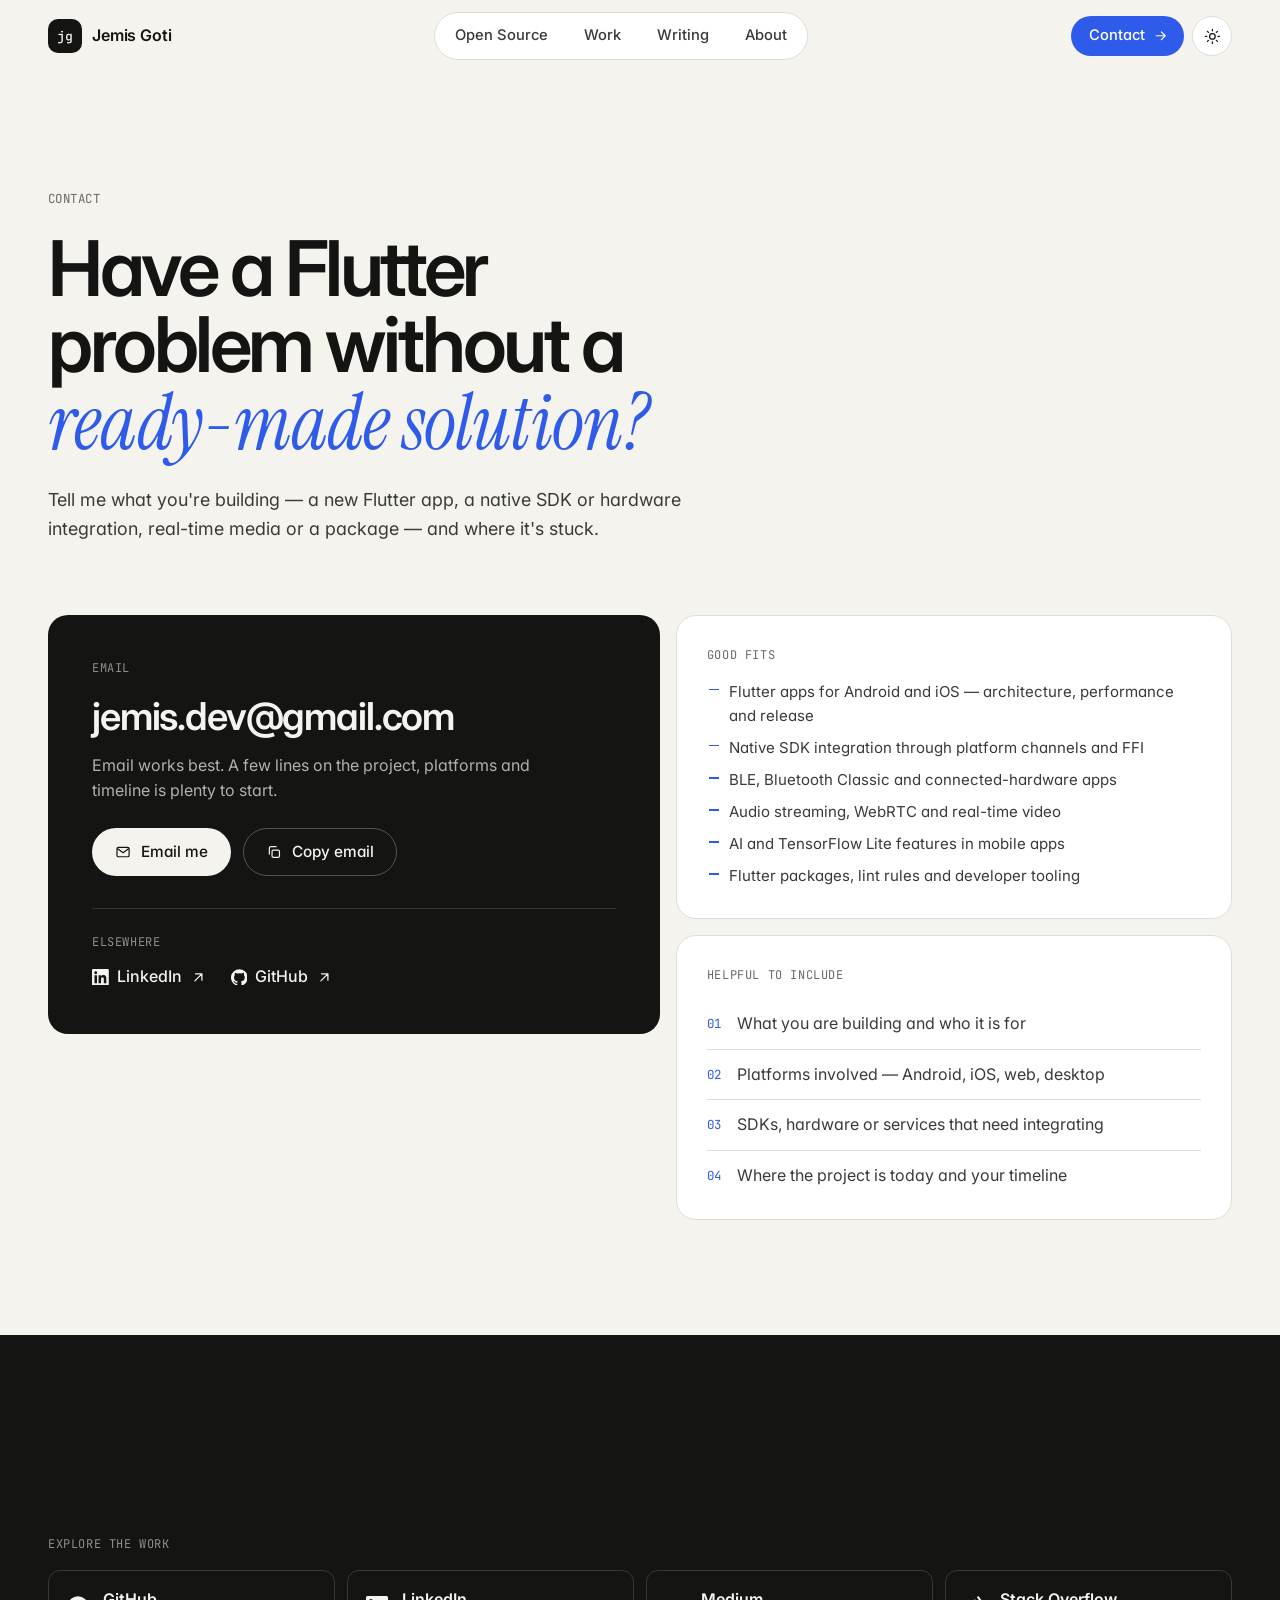
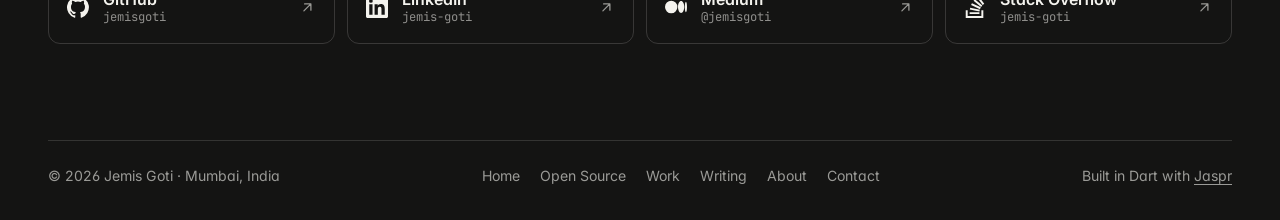
<file: contact/index.html>
<!DOCTYPE html>
<html lang="en">
  <head>
    <base href="/"/>
    <meta charset="utf-8"/>
    <link href="/favicon.svg" rel="icon" type="image/svg+xml"/>
    <link href="https://fonts.googleapis.com" rel="preconnect"/>
    <link crossorigin href="https://fonts.gstatic.com" rel="preconnect"/>
    <link href="https://fonts.googleapis.com/css2?family=Inter:wght@400;500;600;700&amp;family=Instrument+Serif:ital@0;1&amp;family=JetBrains+Mono:wght@400;500&amp;display=swap" rel="stylesheet"/>
    <link href="/styles.css" rel="stylesheet"/>
    <script>
      (function(){var d=document.documentElement;d.classList.add('js');try{var t=localStorage.getItem('theme');if(t!=='light'&&t!=='dark'){t=matchMedia('(prefers-color-scheme: dark)').matches?'dark':'light'}d.dataset.theme=t}catch(e){}})();
    </script>
    <script src="/site.js" defer></script>
    <!--$-->
    <meta name="viewport" content="width=device-width, initial-scale=1.0"/>
    <meta name="author" content="Jemis Goti"/>
    <meta name="color-scheme" content="light dark"/>
    <meta name="theme-color" content="#f4f3ee"/>
    <meta name="robots" content="index, follow, max-image-preview:large"/>
    <meta name="format-detection" content="telephone=no"/>
    <title>Contact — Jemis Goti</title>
    <meta name="description" content="Contact Jemis Goti about Flutter apps, native SDK and Bluetooth integrations, real-time media, AI features or Flutter packages. Email jemis.dev@gmail.com."/>
    <meta name="twitter:card" content="summary"/>
    <meta name="twitter:title" content="Contact — Jemis Goti"/>
    <meta name="twitter:description" content="Contact Jemis Goti about Flutter apps, native SDK and Bluetooth integrations, real-time media, AI features or Flutter packages. Email jemis.dev@gmail.com."/>
    <link href="https://jemisgoti.github.io/contact/" rel="canonical"/>
    <meta property="og:type" content="website"/>
    <meta property="og:site_name" content="Jemis Goti"/>
    <meta property="og:locale" content="en_IN"/>
    <meta property="og:title" content="Contact — Jemis Goti"/>
    <meta property="og:description" content="Contact Jemis Goti about Flutter apps, native SDK and Bluetooth integrations, real-time media, AI features or Flutter packages. Email jemis.dev@gmail.com."/>
    <meta property="og:url" content="https://jemisgoti.github.io/contact/"/>
    <script type="application/ld+json">
      {"@context":"https://schema.org","@type":"BreadcrumbList","itemListElement":[{"@type":"ListItem","position":1,"name":"Home","item":"https://jemisgoti.github.io/"},{"@type":"ListItem","position":2,"name":"Contact","item":"https://jemisgoti.github.io/contact/"}]}
    </script>
    <script type="application/ld+json">
      {"@context":"https://schema.org","@type":"ContactPage","url":"https://jemisgoti.github.io/contact/","mainEntity":{"@id":"https://jemisgoti.github.io/#person"}}
    </script>
    <!--/-->
  </head>
  <body>
    <a class="skip-link" href="#main">Skip to content</a>
    <header class="site-header">
      <div class="container site-header__inner">
        <a class="brand" aria-label="Jemis Goti — home" href="/"><span class="brand__mark" aria-hidden="true">jg</span><span class="brand__name">Jemis Goti</span></a>
        <nav id="site-nav" class="site-nav" aria-label="Primary">
          <ul role="list">
            <li><a class="site-nav__link" href="/open-source/">Open Source</a></li>
            <li><a class="site-nav__link" href="/work/">Work</a></li>
            <li><a class="site-nav__link" href="/writing/">Writing</a></li>
            <li><a class="site-nav__link" href="/about/">About</a></li>
          </ul>
        </nav>
        <div class="site-header__actions">
          <a class="contact-btn" aria-current="page" href="/contact/">
            Contact
            <svg class="icon" viewBox="0 0 24 24" width="18" height="18" fill="none" stroke="currentColor" stroke-width="1.8" stroke-linecap="round" stroke-linejoin="round" aria-hidden="true" focusable="false"><path d="M5 12h14M13 6l6 6-6 6"/></svg>
          </a>
          <button class="icon-btn" type="button" data-theme-toggle aria-label="Switch colour theme">
            <svg class="icon icon--sun" viewBox="0 0 24 24" width="18" height="18" fill="none" stroke="currentColor" stroke-width="1.8" stroke-linecap="round" stroke-linejoin="round" aria-hidden="true" focusable="false"><circle cx="12" cy="12" r="4"/><path d="M12 2v2M12 20v2M4.9 4.9l1.4 1.4M17.7 17.7l1.4 1.4M2 12h2M20 12h2M4.9 19.1l1.4-1.4M17.7 6.3l1.4-1.4"/></svg>
            <svg class="icon icon--moon" viewBox="0 0 24 24" width="18" height="18" fill="none" stroke="currentColor" stroke-width="1.8" stroke-linecap="round" stroke-linejoin="round" aria-hidden="true" focusable="false"><path d="M20 14.5A8 8 0 0 1 9.5 4 8 8 0 1 0 20 14.5z"/></svg>
          </button>
          <button class="icon-btn nav-toggle" type="button" data-nav-toggle aria-controls="site-nav" aria-expanded="false" aria-label="Open menu">
            <svg class="icon icon--menu" viewBox="0 0 24 24" width="18" height="18" fill="none" stroke="currentColor" stroke-width="1.8" stroke-linecap="round" stroke-linejoin="round" aria-hidden="true" focusable="false"><path d="M4 7h16M4 12h16M4 17h16"/></svg>
            <svg class="icon icon--close" viewBox="0 0 24 24" width="18" height="18" fill="none" stroke="currentColor" stroke-width="1.8" stroke-linecap="round" stroke-linejoin="round" aria-hidden="true" focusable="false"><path d="M6 6l12 12M18 6 6 18"/></svg>
          </button>
        </div>
      </div>
    </header>
    <main id="main" tabindex="-1">
      <section class="page-hero" aria-labelledby="page-title">
        <div class="container">
          <p class="eyebrow">Contact</p>
          <h1 id="page-title" class="page-hero__title">Have a Flutter problem without a <em>ready-made solution?</em></h1>
          <p class="page-hero__lead">
            Tell me what you're building — a new Flutter app, a native SDK or hardware integration, real-time media or a package — and where it's stuck.
          </p>
        </div>
      </section>
      <section class="section section--flush" aria-label="Ways to get in touch">
        <div class="container contact-grid">
          <div class="contact-card" data-reveal>
            <p class="contact-card__label">Email</p>
            <a class="contact-card__email" href="mailto:jemis.dev@gmail.com?subject=Project%20enquiry">jemis.dev@gmail.com</a>
            <p class="contact-card__note">Email works best. A few lines on the project, platforms and timeline is plenty to start.</p>
            <div class="contact-card__actions">
              <a class="btn btn--light" href="mailto:jemis.dev@gmail.com?subject=Project%20enquiry">
                <svg class="icon" viewBox="0 0 24 24" width="18" height="18" fill="none" stroke="currentColor" stroke-width="1.8" stroke-linecap="round" stroke-linejoin="round" aria-hidden="true" focusable="false"><rect x="3" y="5" width="18" height="14" rx="2"/><path d="m4 7 8 6 8-6"/></svg>
                Email me
              </a>
              <button class="btn btn--outline-light copy-btn" type="button" data-copy="jemis.dev@gmail.com">
                <svg class="icon" viewBox="0 0 24 24" width="18" height="18" fill="none" stroke="currentColor" stroke-width="1.8" stroke-linecap="round" stroke-linejoin="round" aria-hidden="true" focusable="false"><rect x="9" y="9" width="11" height="11" rx="2"/><path d="M5 15V6a2 2 0 0 1 2-2h8"/></svg>
                <span class="copy-btn__label">Copy email</span>
                <span class="copy-btn__done" aria-live="polite">Copied</span>
              </button>
            </div>
            <div class="contact-card__elsewhere">
              <p class="contact-card__label">Elsewhere</p>
              <div class="contact-card__links">
                <a class="contact-link" target="_blank" rel="noopener noreferrer" href="https://www.linkedin.com/in/jemis-goti/">
                  <svg class="icon" viewBox="0 0 24 24" width="18" height="18" aria-hidden="true" focusable="false"><path fill="currentColor" d="M20.45 20.45h-3.56v-5.57c0-1.33-.02-3.04-1.85-3.04-1.85 0-2.13 1.45-2.13 2.94v5.67H9.35V9h3.41v1.56h.05c.48-.9 1.64-1.85 3.37-1.85 3.6 0 4.27 2.37 4.27 5.46v6.28zM5.34 7.43a2.06 2.06 0 1 1 0-4.12 2.06 2.06 0 0 1 0 4.12zM7.12 20.45H3.56V9h3.56v11.45zM22.22 0H1.77C.79 0 0 .77 0 1.73v20.54C0 23.23.79 24 1.77 24h20.45c.98 0 1.78-.77 1.78-1.73V1.73C24 .77 23.2 0 22.22 0z"/></svg>
                  LinkedIn
                  <svg class="icon" viewBox="0 0 24 24" width="18" height="18" fill="none" stroke="currentColor" stroke-width="1.8" stroke-linecap="round" stroke-linejoin="round" aria-hidden="true" focusable="false"><path d="M7 17 17 7M8 7h9v9"/></svg>
                </a>
                <a class="contact-link" target="_blank" rel="noopener noreferrer" href="https://github.com/jemisgoti">
                  <svg class="icon" viewBox="0 0 24 24" width="18" height="18" aria-hidden="true" focusable="false"><path fill="currentColor" d="M12 .3a12 12 0 0 0-3.8 23.38c.6.12.83-.26.83-.57L9 21.07c-3.34.72-4.04-1.61-4.04-1.61-.55-1.39-1.34-1.76-1.34-1.76-1.08-.74.09-.73.09-.73 1.2.09 1.83 1.24 1.83 1.24 1.07 1.83 2.81 1.3 3.5 1 .1-.78.42-1.31.76-1.61-2.67-.3-5.47-1.33-5.47-5.93 0-1.31.47-2.38 1.24-3.22-.14-.3-.54-1.52.1-3.18 0 0 1-.32 3.3 1.23a11.5 11.5 0 0 1 6 0c2.28-1.55 3.29-1.23 3.29-1.23.64 1.66.24 2.88.12 3.18a4.65 4.65 0 0 1 1.23 3.22c0 4.61-2.8 5.63-5.48 5.92.42.36.81 1.1.81 2.22l-.01 3.29c0 .31.2.69.82.57A12 12 0 0 0 12 .3"/></svg>
                  GitHub
                  <svg class="icon" viewBox="0 0 24 24" width="18" height="18" fill="none" stroke="currentColor" stroke-width="1.8" stroke-linecap="round" stroke-linejoin="round" aria-hidden="true" focusable="false"><path d="M7 17 17 7M8 7h9v9"/></svg>
                </a>
              </div>
            </div>
          </div>
          <div class="contact-info">
            <div class="card" data-reveal>
              <h2 class="card__label">Good fits</h2>
              <ul class="checklist" role="list">
                <li>Flutter apps for Android and iOS — architecture, performance and release</li>
                <li>Native SDK integration through platform channels and FFI</li>
                <li>BLE, Bluetooth Classic and connected-hardware apps</li>
                <li>Audio streaming, WebRTC and real-time video</li>
                <li>AI and TensorFlow Lite features in mobile apps</li>
                <li>Flutter packages, lint rules and developer tooling</li>
              </ul>
            </div>
            <div class="card" data-reveal>
              <h2 class="card__label">Helpful to include</h2>
              <ol class="numbered" role="list">
                <li><span class="numbered__index">01</span><span>What you are building and who it is for</span></li>
                <li><span class="numbered__index">02</span><span>Platforms involved — Android, iOS, web, desktop</span></li>
                <li><span class="numbered__index">03</span><span>SDKs, hardware or services that need integrating</span></li>
                <li><span class="numbered__index">04</span><span>Where the project is today and your timeline</span></li>
              </ol>
            </div>
          </div>
        </div>
      </section>
    </main>
    <footer class="site-footer">
      <div class="container">
        <p class="footer-sub">Explore the work</p>
        <ul class="profile-grid" role="list">
          <li>
            <a class="profile-card" target="_blank" rel="noopener noreferrer" href="https://github.com/jemisgoti"><svg class="icon profile-card__icon" viewBox="0 0 24 24" width="18" height="18" aria-hidden="true" focusable="false"><path fill="currentColor" d="M12 .3a12 12 0 0 0-3.8 23.38c.6.12.83-.26.83-.57L9 21.07c-3.34.72-4.04-1.61-4.04-1.61-.55-1.39-1.34-1.76-1.34-1.76-1.08-.74.09-.73.09-.73 1.2.09 1.83 1.24 1.83 1.24 1.07 1.83 2.81 1.3 3.5 1 .1-.78.42-1.31.76-1.61-2.67-.3-5.47-1.33-5.47-5.93 0-1.31.47-2.38 1.24-3.22-.14-.3-.54-1.52.1-3.18 0 0 1-.32 3.3 1.23a11.5 11.5 0 0 1 6 0c2.28-1.55 3.29-1.23 3.29-1.23.64 1.66.24 2.88.12 3.18a4.65 4.65 0 0 1 1.23 3.22c0 4.61-2.8 5.63-5.48 5.92.42.36.81 1.1.81 2.22l-.01 3.29c0 .31.2.69.82.57A12 12 0 0 0 12 .3"/></svg><span class="profile-card__text"><span class="profile-card__label">GitHub</span><span class="profile-card__handle">jemisgoti</span></span><svg class="icon profile-card__arrow" viewBox="0 0 24 24" width="18" height="18" fill="none" stroke="currentColor" stroke-width="1.8" stroke-linecap="round" stroke-linejoin="round" aria-hidden="true" focusable="false"><path d="M7 17 17 7M8 7h9v9"/></svg></a>
          </li>
          <li>
            <a class="profile-card" target="_blank" rel="noopener noreferrer" href="https://www.linkedin.com/in/jemis-goti/"><svg class="icon profile-card__icon" viewBox="0 0 24 24" width="18" height="18" aria-hidden="true" focusable="false"><path fill="currentColor" d="M20.45 20.45h-3.56v-5.57c0-1.33-.02-3.04-1.85-3.04-1.85 0-2.13 1.45-2.13 2.94v5.67H9.35V9h3.41v1.56h.05c.48-.9 1.64-1.85 3.37-1.85 3.6 0 4.27 2.37 4.27 5.46v6.28zM5.34 7.43a2.06 2.06 0 1 1 0-4.12 2.06 2.06 0 0 1 0 4.12zM7.12 20.45H3.56V9h3.56v11.45zM22.22 0H1.77C.79 0 0 .77 0 1.73v20.54C0 23.23.79 24 1.77 24h20.45c.98 0 1.78-.77 1.78-1.73V1.73C24 .77 23.2 0 22.22 0z"/></svg><span class="profile-card__text"><span class="profile-card__label">LinkedIn</span><span class="profile-card__handle">jemis-goti</span></span><svg class="icon profile-card__arrow" viewBox="0 0 24 24" width="18" height="18" fill="none" stroke="currentColor" stroke-width="1.8" stroke-linecap="round" stroke-linejoin="round" aria-hidden="true" focusable="false"><path d="M7 17 17 7M8 7h9v9"/></svg></a>
          </li>
          <li>
            <a class="profile-card" target="_blank" rel="noopener noreferrer" href="https://medium.com/@jemisgoti"><svg class="icon profile-card__icon" viewBox="0 0 24 24" width="18" height="18" aria-hidden="true" focusable="false"><path fill="currentColor" d="M13.54 12a6.8 6.8 0 0 1-6.77 6.82A6.8 6.8 0 0 1 0 12a6.8 6.8 0 0 1 6.77-6.82A6.8 6.8 0 0 1 13.54 12zm7.42 0c0 3.54-1.51 6.42-3.38 6.42-1.87 0-3.39-2.88-3.39-6.42s1.52-6.42 3.39-6.42 3.38 2.88 3.38 6.42M24 12c0 3.17-.53 5.75-1.19 5.75-.66 0-1.19-2.58-1.19-5.75s.53-5.75 1.19-5.75C23.47 6.25 24 8.83 24 12z"/></svg><span class="profile-card__text"><span class="profile-card__label">Medium</span><span class="profile-card__handle">@jemisgoti</span></span><svg class="icon profile-card__arrow" viewBox="0 0 24 24" width="18" height="18" fill="none" stroke="currentColor" stroke-width="1.8" stroke-linecap="round" stroke-linejoin="round" aria-hidden="true" focusable="false"><path d="M7 17 17 7M8 7h9v9"/></svg></a>
          </li>
          <li>
            <a class="profile-card" target="_blank" rel="noopener noreferrer" href="https://stackoverflow.com/users/21120002/jemis-goti"><svg class="icon profile-card__icon" viewBox="0 0 24 24" width="18" height="18" aria-hidden="true" focusable="false"><path fill="currentColor" d="M15.73 0 14 1.28l6.39 8.59 1.72-1.28L15.73 0zm-3.94 3.42-1.37 1.64 8.22 6.85 1.37-1.64-8.22-6.85zM8.64 7.88l-.9 1.94 9.7 4.52.9-1.94-9.7-4.52zm-1.85 4.86-.44 2.1 10.47 2.2.44-2.1-10.47-2.2zM1.89 15.47V24h19.19v-8.53h-2.13v6.4H4.02v-6.4H1.89zm4.27 2.13v2.13h10.66V17.6H6.16z"/></svg><span class="profile-card__text"><span class="profile-card__label">Stack Overflow</span><span class="profile-card__handle">jemis-goti</span></span><svg class="icon profile-card__arrow" viewBox="0 0 24 24" width="18" height="18" fill="none" stroke="currentColor" stroke-width="1.8" stroke-linecap="round" stroke-linejoin="round" aria-hidden="true" focusable="false"><path d="M7 17 17 7M8 7h9v9"/></svg></a>
          </li>
        </ul>
        <div class="footer-bottom">
          <p>© 2026 Jemis Goti · Mumbai, India</p>
          <nav aria-label="Footer">
            <ul role="list">
              <li><a href="/">Home</a></li>
              <li><a href="/open-source/">Open Source</a></li>
              <li><a href="/work/">Work</a></li>
              <li><a href="/writing/">Writing</a></li>
              <li><a href="/about/">About</a></li>
              <li><a href="/contact/">Contact</a></li>
            </ul>
          </nav>
          <p class="footer-bottom__built">Built in Dart with <a target="_blank" rel="noopener noreferrer" href="https://jaspr.site">Jaspr</a></p>
        </div>
      </div>
    </footer>
  </body>
</html>
</file>
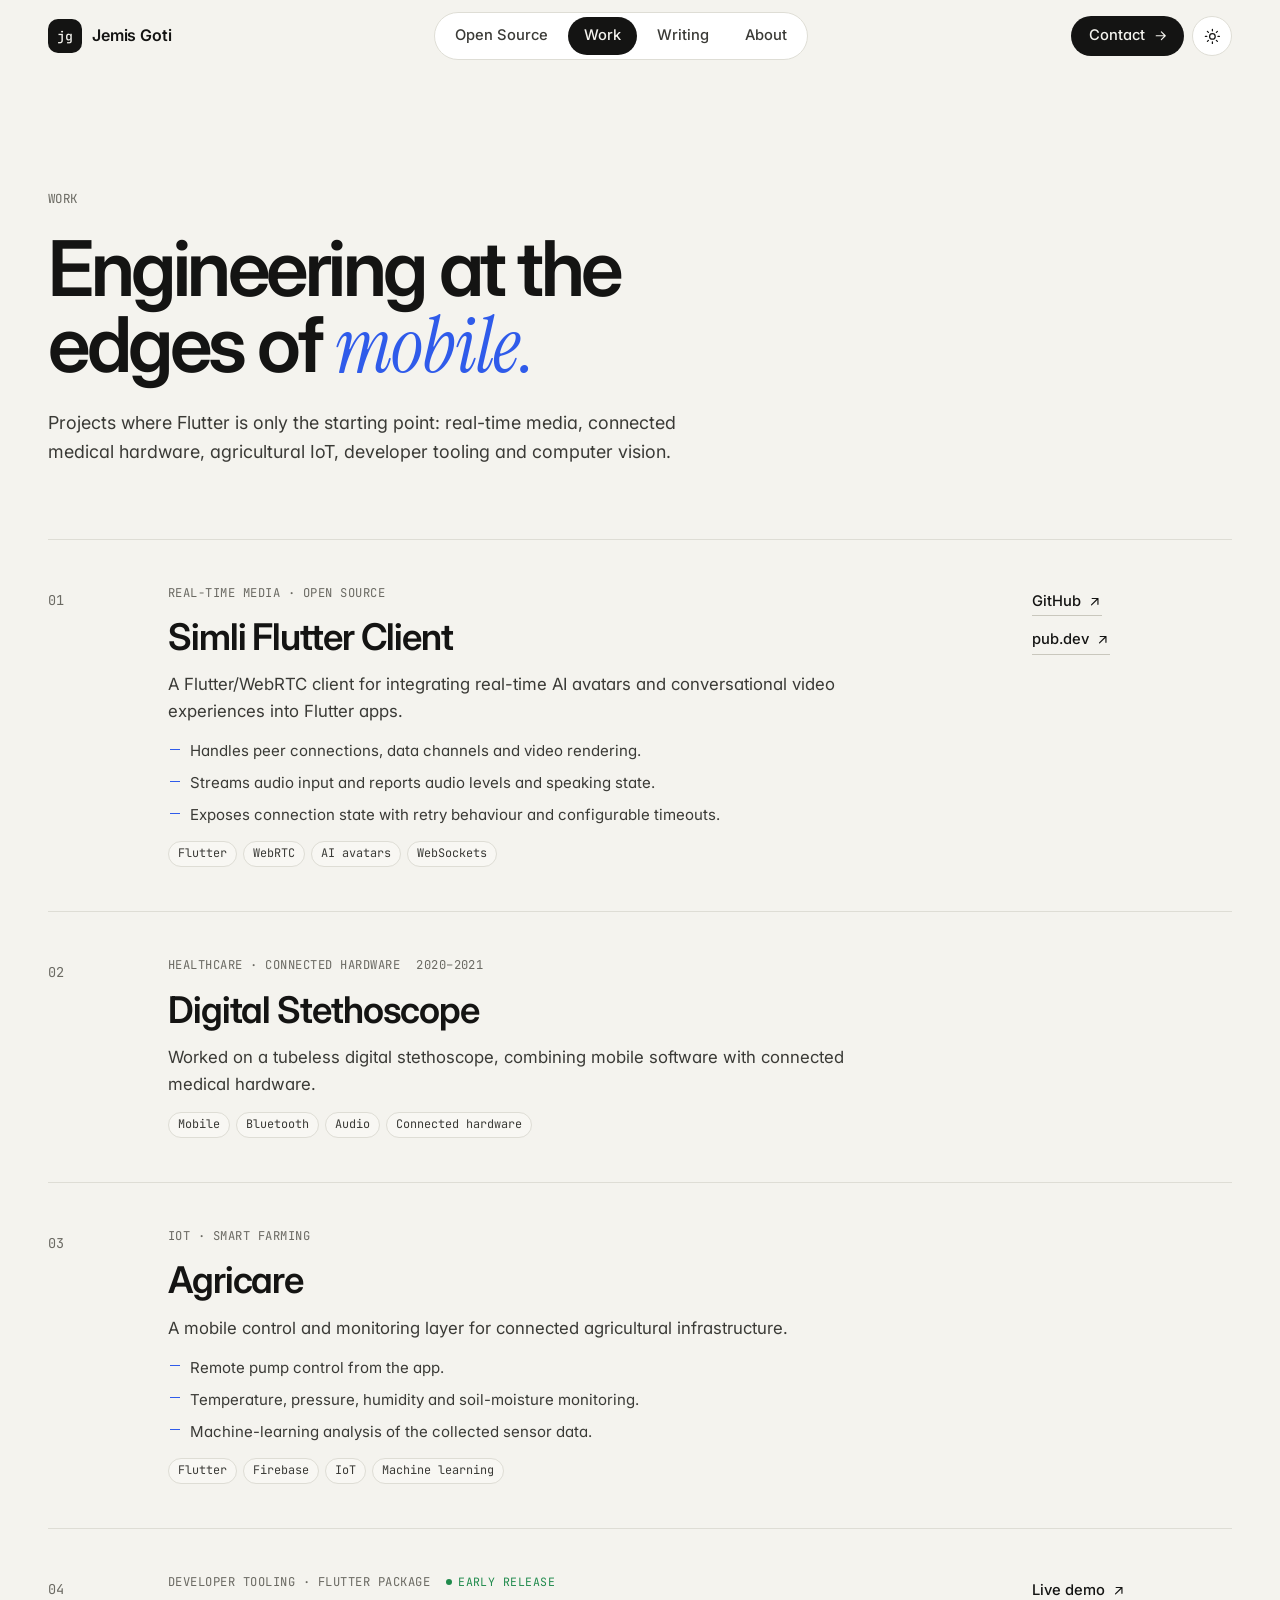
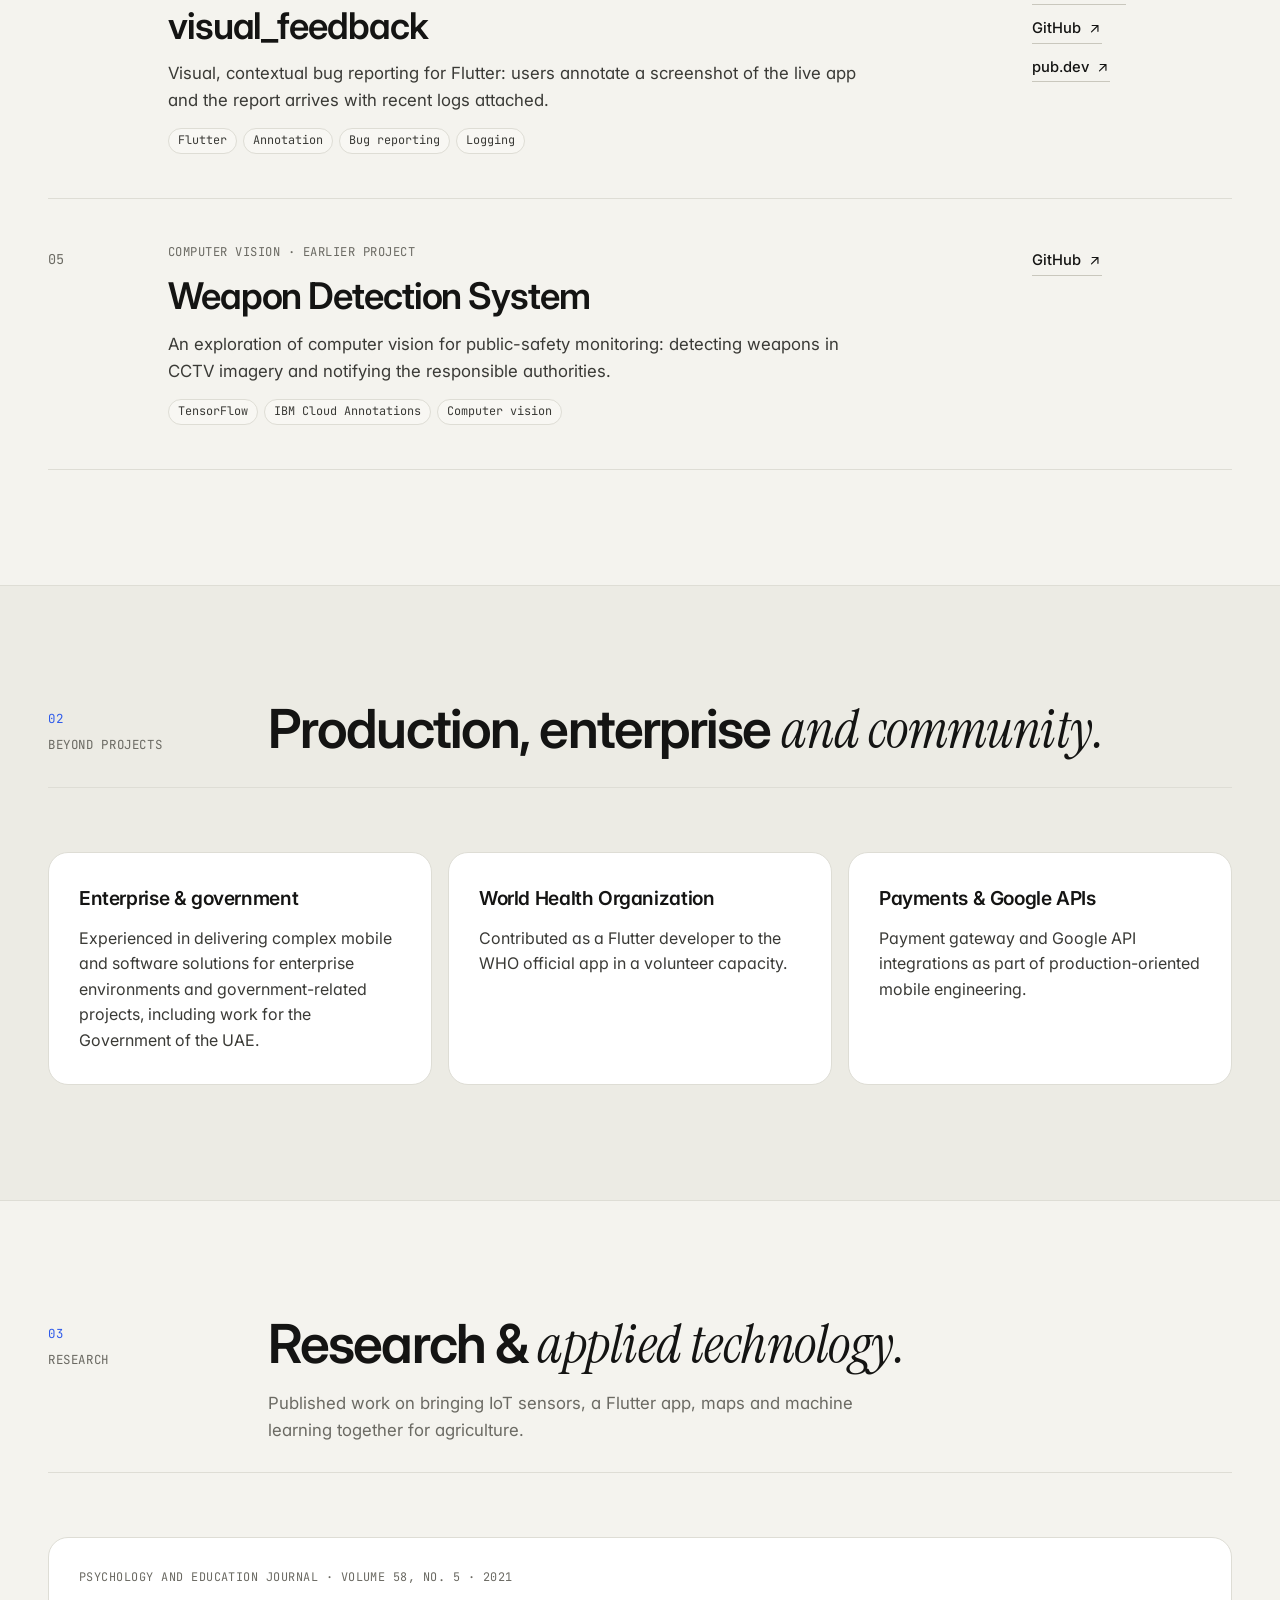
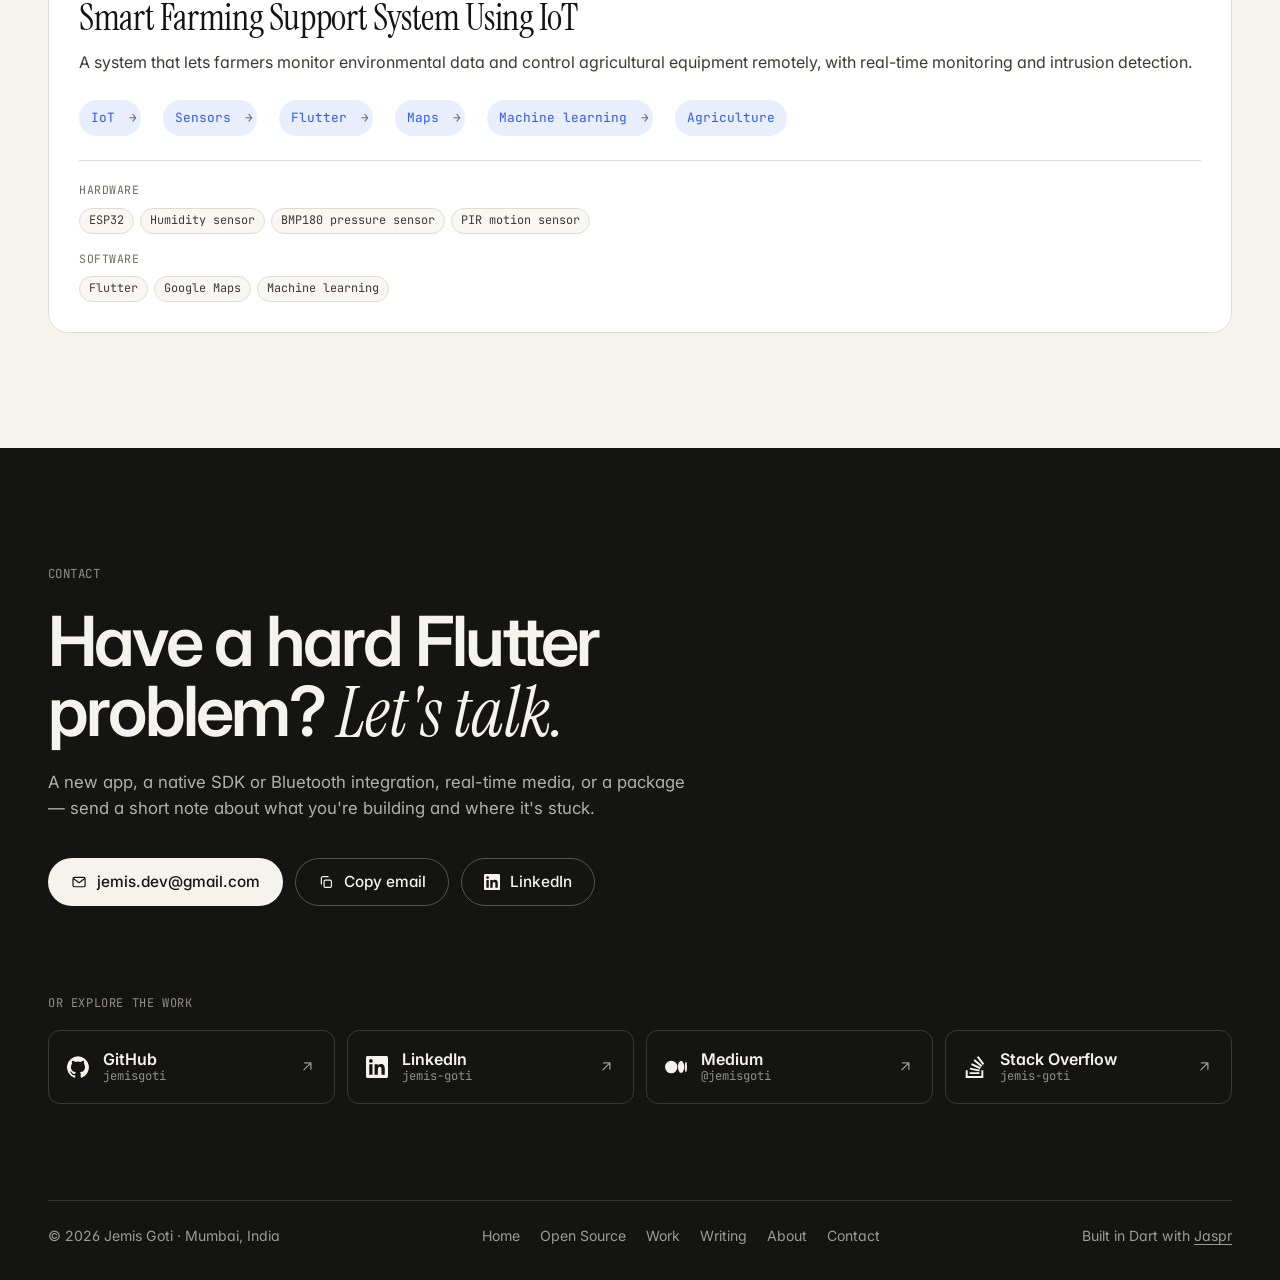
<file: work/index.html>
<!DOCTYPE html>
<html lang="en">
  <head>
    <base href="/"/>
    <meta charset="utf-8"/>
    <link href="/favicon.svg" rel="icon" type="image/svg+xml"/>
    <link href="https://fonts.googleapis.com" rel="preconnect"/>
    <link crossorigin href="https://fonts.gstatic.com" rel="preconnect"/>
    <link href="https://fonts.googleapis.com/css2?family=Inter:wght@400;500;600;700&amp;family=Instrument+Serif:ital@0;1&amp;family=JetBrains+Mono:wght@400;500&amp;display=swap" rel="stylesheet"/>
    <link href="/styles.css" rel="stylesheet"/>
    <script>
      (function(){var d=document.documentElement;d.classList.add('js');try{var t=localStorage.getItem('theme');if(t!=='light'&&t!=='dark'){t=matchMedia('(prefers-color-scheme: dark)').matches?'dark':'light'}d.dataset.theme=t}catch(e){}})();
    </script>
    <script src="/site.js" defer></script>
    <!--$-->
    <meta name="viewport" content="width=device-width, initial-scale=1.0"/>
    <meta name="author" content="Jemis Goti"/>
    <meta name="color-scheme" content="light dark"/>
    <meta name="theme-color" content="#f4f3ee"/>
    <meta name="robots" content="index, follow, max-image-preview:large"/>
    <meta name="format-detection" content="telephone=no"/>
    <title>Work &amp; Research — Jemis Goti</title>
    <meta name="description" content="Flutter engineering by Jemis Goti across WebRTC and AI avatars, a digital stethoscope, IoT smart farming, developer tooling and computer vision — plus published IoT research."/>
    <meta name="twitter:card" content="summary"/>
    <meta name="twitter:title" content="Work &amp; Research — Jemis Goti"/>
    <meta name="twitter:description" content="Flutter engineering by Jemis Goti across WebRTC and AI avatars, a digital stethoscope, IoT smart farming, developer tooling and computer vision — plus published IoT research."/>
    <link href="https://jemisgoti.github.io/work/" rel="canonical"/>
    <meta property="og:type" content="website"/>
    <meta property="og:site_name" content="Jemis Goti"/>
    <meta property="og:locale" content="en_IN"/>
    <meta property="og:title" content="Work &amp; Research — Jemis Goti"/>
    <meta property="og:description" content="Flutter engineering by Jemis Goti across WebRTC and AI avatars, a digital stethoscope, IoT smart farming, developer tooling and computer vision — plus published IoT research."/>
    <meta property="og:url" content="https://jemisgoti.github.io/work/"/>
    <script type="application/ld+json">
      {"@context":"https://schema.org","@type":"BreadcrumbList","itemListElement":[{"@type":"ListItem","position":1,"name":"Home","item":"https://jemisgoti.github.io/"},{"@type":"ListItem","position":2,"name":"Work & Research","item":"https://jemisgoti.github.io/work/"}]}
    </script>
    <!--/-->
  </head>
  <body>
    <a class="skip-link" href="#main">Skip to content</a>
    <header class="site-header">
      <div class="container site-header__inner">
        <a class="brand" aria-label="Jemis Goti — home" href="/"><span class="brand__mark" aria-hidden="true">jg</span><span class="brand__name">Jemis Goti</span></a>
        <nav id="site-nav" class="site-nav" aria-label="Primary">
          <ul role="list">
            <li><a class="site-nav__link" href="/open-source/">Open Source</a></li>
            <li><a class="site-nav__link" aria-current="page" href="/work/">Work</a></li>
            <li><a class="site-nav__link" href="/writing/">Writing</a></li>
            <li><a class="site-nav__link" href="/about/">About</a></li>
          </ul>
        </nav>
        <div class="site-header__actions">
          <a class="contact-btn" href="/contact/">
            Contact
            <svg class="icon" viewBox="0 0 24 24" width="18" height="18" fill="none" stroke="currentColor" stroke-width="1.8" stroke-linecap="round" stroke-linejoin="round" aria-hidden="true" focusable="false"><path d="M5 12h14M13 6l6 6-6 6"/></svg>
          </a>
          <button class="icon-btn" type="button" data-theme-toggle aria-label="Switch colour theme">
            <svg class="icon icon--sun" viewBox="0 0 24 24" width="18" height="18" fill="none" stroke="currentColor" stroke-width="1.8" stroke-linecap="round" stroke-linejoin="round" aria-hidden="true" focusable="false"><circle cx="12" cy="12" r="4"/><path d="M12 2v2M12 20v2M4.9 4.9l1.4 1.4M17.7 17.7l1.4 1.4M2 12h2M20 12h2M4.9 19.1l1.4-1.4M17.7 6.3l1.4-1.4"/></svg>
            <svg class="icon icon--moon" viewBox="0 0 24 24" width="18" height="18" fill="none" stroke="currentColor" stroke-width="1.8" stroke-linecap="round" stroke-linejoin="round" aria-hidden="true" focusable="false"><path d="M20 14.5A8 8 0 0 1 9.5 4 8 8 0 1 0 20 14.5z"/></svg>
          </button>
          <button class="icon-btn nav-toggle" type="button" data-nav-toggle aria-controls="site-nav" aria-expanded="false" aria-label="Open menu">
            <svg class="icon icon--menu" viewBox="0 0 24 24" width="18" height="18" fill="none" stroke="currentColor" stroke-width="1.8" stroke-linecap="round" stroke-linejoin="round" aria-hidden="true" focusable="false"><path d="M4 7h16M4 12h16M4 17h16"/></svg>
            <svg class="icon icon--close" viewBox="0 0 24 24" width="18" height="18" fill="none" stroke="currentColor" stroke-width="1.8" stroke-linecap="round" stroke-linejoin="round" aria-hidden="true" focusable="false"><path d="M6 6l12 12M18 6 6 18"/></svg>
          </button>
        </div>
      </div>
    </header>
    <main id="main" tabindex="-1">
      <section class="page-hero" aria-labelledby="page-title">
        <div class="container">
          <p class="eyebrow">Work</p>
          <h1 id="page-title" class="page-hero__title">Engineering at the edges of <em>mobile.</em></h1>
          <p class="page-hero__lead">
            Projects where Flutter is only the starting point: real-time media, connected medical hardware, agricultural IoT, developer tooling and computer vision.
          </p>
        </div>
      </section>
      <section class="section section--flush" aria-labelledby="projects-title">
        <div class="container">
          <h2 id="projects-title" class="visually-hidden">Projects</h2>
          <div class="project-list">
            <article class="project" id="simli-flutter-client" data-reveal>
              <div class="project__index" aria-hidden="true">01</div>
              <div class="project__body">
                <div class="project__meta"><span>Real-time media · Open source</span></div>
                <h3 class="project__title">Simli Flutter Client</h3>
                <p class="project__summary">
                  A Flutter/WebRTC client for integrating real-time AI avatars and conversational video experiences into Flutter apps.
                </p>
                <ul class="checklist" role="list">
                  <li>Handles peer connections, data channels and video rendering.</li>
                  <li>Streams audio input and reports audio levels and speaking state.</li>
                  <li>Exposes connection state with retry behaviour and configurable timeouts.</li>
                </ul>
                <ul class="tags" role="list">
                  <li class="tag">Flutter</li>
                  <li class="tag">WebRTC</li>
                  <li class="tag">AI avatars</li>
                  <li class="tag">WebSockets</li>
                </ul>
              </div>
              <div class="project__links">
                <a class="text-link" target="_blank" rel="noopener noreferrer" aria-label="Simli Flutter Client on GitHub" href="https://github.com/jemisgoti/simli-flutter-client">
                  GitHub
                  <svg class="icon" viewBox="0 0 24 24" width="18" height="18" fill="none" stroke="currentColor" stroke-width="1.8" stroke-linecap="round" stroke-linejoin="round" aria-hidden="true" focusable="false"><path d="M7 17 17 7M8 7h9v9"/></svg>
                </a>
                <a class="text-link" target="_blank" rel="noopener noreferrer" aria-label="Simli Flutter Client on pub.dev" href="https://pub.dev/packages/simli_client">
                  pub.dev
                  <svg class="icon" viewBox="0 0 24 24" width="18" height="18" fill="none" stroke="currentColor" stroke-width="1.8" stroke-linecap="round" stroke-linejoin="round" aria-hidden="true" focusable="false"><path d="M7 17 17 7M8 7h9v9"/></svg>
                </a>
              </div>
            </article>
            <article class="project" id="digital-stethoscope" data-reveal>
              <div class="project__index" aria-hidden="true">02</div>
              <div class="project__body">
                <div class="project__meta"><span>Healthcare · Connected hardware</span><span>2020–2021</span></div>
                <h3 class="project__title">Digital Stethoscope</h3>
                <p class="project__summary">Worked on a tubeless digital stethoscope, combining mobile software with connected medical hardware.</p>
                <ul class="tags" role="list">
                  <li class="tag">Mobile</li>
                  <li class="tag">Bluetooth</li>
                  <li class="tag">Audio</li>
                  <li class="tag">Connected hardware</li>
                </ul>
              </div>
            </article>
            <article class="project" id="agricare" data-reveal>
              <div class="project__index" aria-hidden="true">03</div>
              <div class="project__body">
                <div class="project__meta"><span>IoT · Smart farming</span></div>
                <h3 class="project__title">Agricare</h3>
                <p class="project__summary">A mobile control and monitoring layer for connected agricultural infrastructure.</p>
                <ul class="checklist" role="list">
                  <li>Remote pump control from the app.</li>
                  <li>Temperature, pressure, humidity and soil-moisture monitoring.</li>
                  <li>Machine-learning analysis of the collected sensor data.</li>
                </ul>
                <ul class="tags" role="list">
                  <li class="tag">Flutter</li>
                  <li class="tag">Firebase</li>
                  <li class="tag">IoT</li>
                  <li class="tag">Machine learning</li>
                </ul>
              </div>
            </article>
            <article class="project" id="visual-feedback" data-reveal>
              <div class="project__index" aria-hidden="true">04</div>
              <div class="project__body">
                <div class="project__meta"><span>Developer tooling · Flutter package</span><span class="status">Early release</span></div>
                <h3 class="project__title">visual_feedback</h3>
                <p class="project__summary">
                  Visual, contextual bug reporting for Flutter: users annotate a screenshot of the live app and the report arrives with recent logs attached.
                </p>
                <ul class="tags" role="list">
                  <li class="tag">Flutter</li>
                  <li class="tag">Annotation</li>
                  <li class="tag">Bug reporting</li>
                  <li class="tag">Logging</li>
                </ul>
              </div>
              <div class="project__links">
                <a class="text-link" target="_blank" rel="noopener noreferrer" aria-label="visual_feedback on Live demo" href="https://jemisgoti.github.io/visual_feedback/">
                  Live demo
                  <svg class="icon" viewBox="0 0 24 24" width="18" height="18" fill="none" stroke="currentColor" stroke-width="1.8" stroke-linecap="round" stroke-linejoin="round" aria-hidden="true" focusable="false"><path d="M7 17 17 7M8 7h9v9"/></svg>
                </a>
                <a class="text-link" target="_blank" rel="noopener noreferrer" aria-label="visual_feedback on GitHub" href="https://github.com/jemisgoti/visual_feedback">
                  GitHub
                  <svg class="icon" viewBox="0 0 24 24" width="18" height="18" fill="none" stroke="currentColor" stroke-width="1.8" stroke-linecap="round" stroke-linejoin="round" aria-hidden="true" focusable="false"><path d="M7 17 17 7M8 7h9v9"/></svg>
                </a>
                <a class="text-link" target="_blank" rel="noopener noreferrer" aria-label="visual_feedback on pub.dev" href="https://pub.dev/packages/visual_feedback">
                  pub.dev
                  <svg class="icon" viewBox="0 0 24 24" width="18" height="18" fill="none" stroke="currentColor" stroke-width="1.8" stroke-linecap="round" stroke-linejoin="round" aria-hidden="true" focusable="false"><path d="M7 17 17 7M8 7h9v9"/></svg>
                </a>
              </div>
            </article>
            <article class="project" id="weapon-detection-system" data-reveal>
              <div class="project__index" aria-hidden="true">05</div>
              <div class="project__body">
                <div class="project__meta"><span>Computer vision · Earlier project</span></div>
                <h3 class="project__title">Weapon Detection System</h3>
                <p class="project__summary">
                  An exploration of computer vision for public-safety monitoring: detecting weapons in CCTV imagery and notifying the responsible authorities.
                </p>
                <ul class="tags" role="list">
                  <li class="tag">TensorFlow</li>
                  <li class="tag">IBM Cloud Annotations</li>
                  <li class="tag">Computer vision</li>
                </ul>
              </div>
              <div class="project__links">
                <a class="text-link" target="_blank" rel="noopener noreferrer" aria-label="Weapon Detection System on GitHub" href="https://github.com/jemisgoti/weapon-detection">
                  GitHub
                  <svg class="icon" viewBox="0 0 24 24" width="18" height="18" fill="none" stroke="currentColor" stroke-width="1.8" stroke-linecap="round" stroke-linejoin="round" aria-hidden="true" focusable="false"><path d="M7 17 17 7M8 7h9v9"/></svg>
                </a>
              </div>
            </article>
          </div>
        </div>
      </section>
      <section class="section section--tinted" aria-labelledby="beyond-title">
        <div class="container">
          <div class="section-head">
            <div class="section-head__meta">
              <span class="section-head__index">02</span>
              <span class="section-head__eyebrow">Beyond projects</span>
            </div>
            <div class="section-head__main">
              <h2 id="beyond-title" class="section-head__title">Production, enterprise <em>and community.</em></h2>
            </div>
          </div>
          <ul class="engagement-grid" role="list">
            <li class="card engagement" data-reveal>
              <h3 class="engagement__title">Enterprise &amp; government</h3><p>Experienced in delivering complex mobile and software solutions for enterprise environments and government-related projects, including work for the Government of the UAE.</p>
            </li>
            <li class="card engagement" data-reveal>
              <h3 class="engagement__title">World Health Organization</h3><p>Contributed as a Flutter developer to the WHO official app in a volunteer capacity.</p>
            </li>
            <li class="card engagement" data-reveal>
              <h3 class="engagement__title">Payments &amp; Google APIs</h3><p>Payment gateway and Google API integrations as part of production-oriented mobile engineering.</p>
            </li>
          </ul>
        </div>
      </section>
      <section class="section" aria-labelledby="research-title">
        <div class="container">
          <div class="section-head">
            <div class="section-head__meta"><span class="section-head__index">03</span><span class="section-head__eyebrow">Research</span></div>
            <div class="section-head__main">
              <h2 id="research-title" class="section-head__title">Research &amp; <em>applied technology.</em></h2>
              <p class="section-head__lead">
                Published work on bringing IoT sensors, a Flutter app, maps and machine learning together for agriculture.
              </p>
            </div>
          </div>
          <article class="research card" data-reveal>
            <div class="research__head">
              <p class="research__venue">Psychology and Education Journal · Volume 58, No. 5 · 2021</p>
              <h3 class="research__title">Smart Farming Support System Using IoT</h3>
              <p class="research__summary">
                A system that lets farmers monitor environmental data and control agricultural equipment remotely, with real-time monitoring and intrusion detection.
              </p>
            </div>
            <ol class="pipeline" aria-label="System pipeline">
              <li>IoT</li>
              <li>Sensors</li>
              <li>Flutter</li>
              <li>Maps</li>
              <li>Machine learning</li>
              <li>Agriculture</li>
            </ol>
            <dl class="research__specs">
              <div>
                <dt>Hardware</dt>
                <dd>
                  <ul class="tags" role="list">
                    <li class="tag">ESP32</li>
                    <li class="tag">Humidity sensor</li>
                    <li class="tag">BMP180 pressure sensor</li>
                    <li class="tag">PIR motion sensor</li>
                  </ul>
                </dd>
              </div>
              <div>
                <dt>Software</dt>
                <dd>
                  <ul class="tags" role="list"><li class="tag">Flutter</li><li class="tag">Google Maps</li><li class="tag">Machine learning</li></ul>
                </dd>
              </div>
            </dl>
          </article>
        </div>
      </section>
    </main>
    <footer class="site-footer">
      <div class="container">
        <div class="footer-cta" id="contact">
          <p class="eyebrow">Contact</p>
          <h2 class="footer-cta__title">Have a hard Flutter problem? <em>Let's talk.</em></h2>
          <p class="footer-cta__lead">
            A new app, a native SDK or Bluetooth integration, real-time media, or a package — send a short note about what you're building and where it's stuck.
          </p>
          <div class="footer-cta__actions">
            <a class="btn btn--light" href="mailto:jemis.dev@gmail.com?subject=Project%20enquiry">
              <svg class="icon" viewBox="0 0 24 24" width="18" height="18" fill="none" stroke="currentColor" stroke-width="1.8" stroke-linecap="round" stroke-linejoin="round" aria-hidden="true" focusable="false"><rect x="3" y="5" width="18" height="14" rx="2"/><path d="m4 7 8 6 8-6"/></svg>
              jemis.dev@gmail.com
            </a>
            <button class="btn btn--outline-light copy-btn" type="button" data-copy="jemis.dev@gmail.com">
              <svg class="icon" viewBox="0 0 24 24" width="18" height="18" fill="none" stroke="currentColor" stroke-width="1.8" stroke-linecap="round" stroke-linejoin="round" aria-hidden="true" focusable="false"><rect x="9" y="9" width="11" height="11" rx="2"/><path d="M5 15V6a2 2 0 0 1 2-2h8"/></svg>
              <span class="copy-btn__label">Copy email</span>
              <span class="copy-btn__done" aria-live="polite">Copied</span>
            </button>
            <a class="btn btn--outline-light" target="_blank" rel="noopener noreferrer" href="https://www.linkedin.com/in/jemis-goti/">
              <svg class="icon" viewBox="0 0 24 24" width="18" height="18" aria-hidden="true" focusable="false"><path fill="currentColor" d="M20.45 20.45h-3.56v-5.57c0-1.33-.02-3.04-1.85-3.04-1.85 0-2.13 1.45-2.13 2.94v5.67H9.35V9h3.41v1.56h.05c.48-.9 1.64-1.85 3.37-1.85 3.6 0 4.27 2.37 4.27 5.46v6.28zM5.34 7.43a2.06 2.06 0 1 1 0-4.12 2.06 2.06 0 0 1 0 4.12zM7.12 20.45H3.56V9h3.56v11.45zM22.22 0H1.77C.79 0 0 .77 0 1.73v20.54C0 23.23.79 24 1.77 24h20.45c.98 0 1.78-.77 1.78-1.73V1.73C24 .77 23.2 0 22.22 0z"/></svg>
              LinkedIn
            </a>
          </div>
        </div>
        <p class="footer-sub">Or explore the work</p>
        <ul class="profile-grid" role="list">
          <li>
            <a class="profile-card" target="_blank" rel="noopener noreferrer" href="https://github.com/jemisgoti"><svg class="icon profile-card__icon" viewBox="0 0 24 24" width="18" height="18" aria-hidden="true" focusable="false"><path fill="currentColor" d="M12 .3a12 12 0 0 0-3.8 23.38c.6.12.83-.26.83-.57L9 21.07c-3.34.72-4.04-1.61-4.04-1.61-.55-1.39-1.34-1.76-1.34-1.76-1.08-.74.09-.73.09-.73 1.2.09 1.83 1.24 1.83 1.24 1.07 1.83 2.81 1.3 3.5 1 .1-.78.42-1.31.76-1.61-2.67-.3-5.47-1.33-5.47-5.93 0-1.31.47-2.38 1.24-3.22-.14-.3-.54-1.52.1-3.18 0 0 1-.32 3.3 1.23a11.5 11.5 0 0 1 6 0c2.28-1.55 3.29-1.23 3.29-1.23.64 1.66.24 2.88.12 3.18a4.65 4.65 0 0 1 1.23 3.22c0 4.61-2.8 5.63-5.48 5.92.42.36.81 1.1.81 2.22l-.01 3.29c0 .31.2.69.82.57A12 12 0 0 0 12 .3"/></svg><span class="profile-card__text"><span class="profile-card__label">GitHub</span><span class="profile-card__handle">jemisgoti</span></span><svg class="icon profile-card__arrow" viewBox="0 0 24 24" width="18" height="18" fill="none" stroke="currentColor" stroke-width="1.8" stroke-linecap="round" stroke-linejoin="round" aria-hidden="true" focusable="false"><path d="M7 17 17 7M8 7h9v9"/></svg></a>
          </li>
          <li>
            <a class="profile-card" target="_blank" rel="noopener noreferrer" href="https://www.linkedin.com/in/jemis-goti/"><svg class="icon profile-card__icon" viewBox="0 0 24 24" width="18" height="18" aria-hidden="true" focusable="false"><path fill="currentColor" d="M20.45 20.45h-3.56v-5.57c0-1.33-.02-3.04-1.85-3.04-1.85 0-2.13 1.45-2.13 2.94v5.67H9.35V9h3.41v1.56h.05c.48-.9 1.64-1.85 3.37-1.85 3.6 0 4.27 2.37 4.27 5.46v6.28zM5.34 7.43a2.06 2.06 0 1 1 0-4.12 2.06 2.06 0 0 1 0 4.12zM7.12 20.45H3.56V9h3.56v11.45zM22.22 0H1.77C.79 0 0 .77 0 1.73v20.54C0 23.23.79 24 1.77 24h20.45c.98 0 1.78-.77 1.78-1.73V1.73C24 .77 23.2 0 22.22 0z"/></svg><span class="profile-card__text"><span class="profile-card__label">LinkedIn</span><span class="profile-card__handle">jemis-goti</span></span><svg class="icon profile-card__arrow" viewBox="0 0 24 24" width="18" height="18" fill="none" stroke="currentColor" stroke-width="1.8" stroke-linecap="round" stroke-linejoin="round" aria-hidden="true" focusable="false"><path d="M7 17 17 7M8 7h9v9"/></svg></a>
          </li>
          <li>
            <a class="profile-card" target="_blank" rel="noopener noreferrer" href="https://medium.com/@jemisgoti"><svg class="icon profile-card__icon" viewBox="0 0 24 24" width="18" height="18" aria-hidden="true" focusable="false"><path fill="currentColor" d="M13.54 12a6.8 6.8 0 0 1-6.77 6.82A6.8 6.8 0 0 1 0 12a6.8 6.8 0 0 1 6.77-6.82A6.8 6.8 0 0 1 13.54 12zm7.42 0c0 3.54-1.51 6.42-3.38 6.42-1.87 0-3.39-2.88-3.39-6.42s1.52-6.42 3.39-6.42 3.38 2.88 3.38 6.42M24 12c0 3.17-.53 5.75-1.19 5.75-.66 0-1.19-2.58-1.19-5.75s.53-5.75 1.19-5.75C23.47 6.25 24 8.83 24 12z"/></svg><span class="profile-card__text"><span class="profile-card__label">Medium</span><span class="profile-card__handle">@jemisgoti</span></span><svg class="icon profile-card__arrow" viewBox="0 0 24 24" width="18" height="18" fill="none" stroke="currentColor" stroke-width="1.8" stroke-linecap="round" stroke-linejoin="round" aria-hidden="true" focusable="false"><path d="M7 17 17 7M8 7h9v9"/></svg></a>
          </li>
          <li>
            <a class="profile-card" target="_blank" rel="noopener noreferrer" href="https://stackoverflow.com/users/21120002/jemis-goti"><svg class="icon profile-card__icon" viewBox="0 0 24 24" width="18" height="18" aria-hidden="true" focusable="false"><path fill="currentColor" d="M15.73 0 14 1.28l6.39 8.59 1.72-1.28L15.73 0zm-3.94 3.42-1.37 1.64 8.22 6.85 1.37-1.64-8.22-6.85zM8.64 7.88l-.9 1.94 9.7 4.52.9-1.94-9.7-4.52zm-1.85 4.86-.44 2.1 10.47 2.2.44-2.1-10.47-2.2zM1.89 15.47V24h19.19v-8.53h-2.13v6.4H4.02v-6.4H1.89zm4.27 2.13v2.13h10.66V17.6H6.16z"/></svg><span class="profile-card__text"><span class="profile-card__label">Stack Overflow</span><span class="profile-card__handle">jemis-goti</span></span><svg class="icon profile-card__arrow" viewBox="0 0 24 24" width="18" height="18" fill="none" stroke="currentColor" stroke-width="1.8" stroke-linecap="round" stroke-linejoin="round" aria-hidden="true" focusable="false"><path d="M7 17 17 7M8 7h9v9"/></svg></a>
          </li>
        </ul>
        <div class="footer-bottom">
          <p>© 2026 Jemis Goti · Mumbai, India</p>
          <nav aria-label="Footer">
            <ul role="list">
              <li><a href="/">Home</a></li>
              <li><a href="/open-source/">Open Source</a></li>
              <li><a href="/work/">Work</a></li>
              <li><a href="/writing/">Writing</a></li>
              <li><a href="/about/">About</a></li>
              <li><a href="/contact/">Contact</a></li>
            </ul>
          </nav>
          <p class="footer-bottom__built">Built in Dart with <a target="_blank" rel="noopener noreferrer" href="https://jaspr.site">Jaspr</a></p>
        </div>
      </div>
    </footer>
  </body>
</html>
</file>
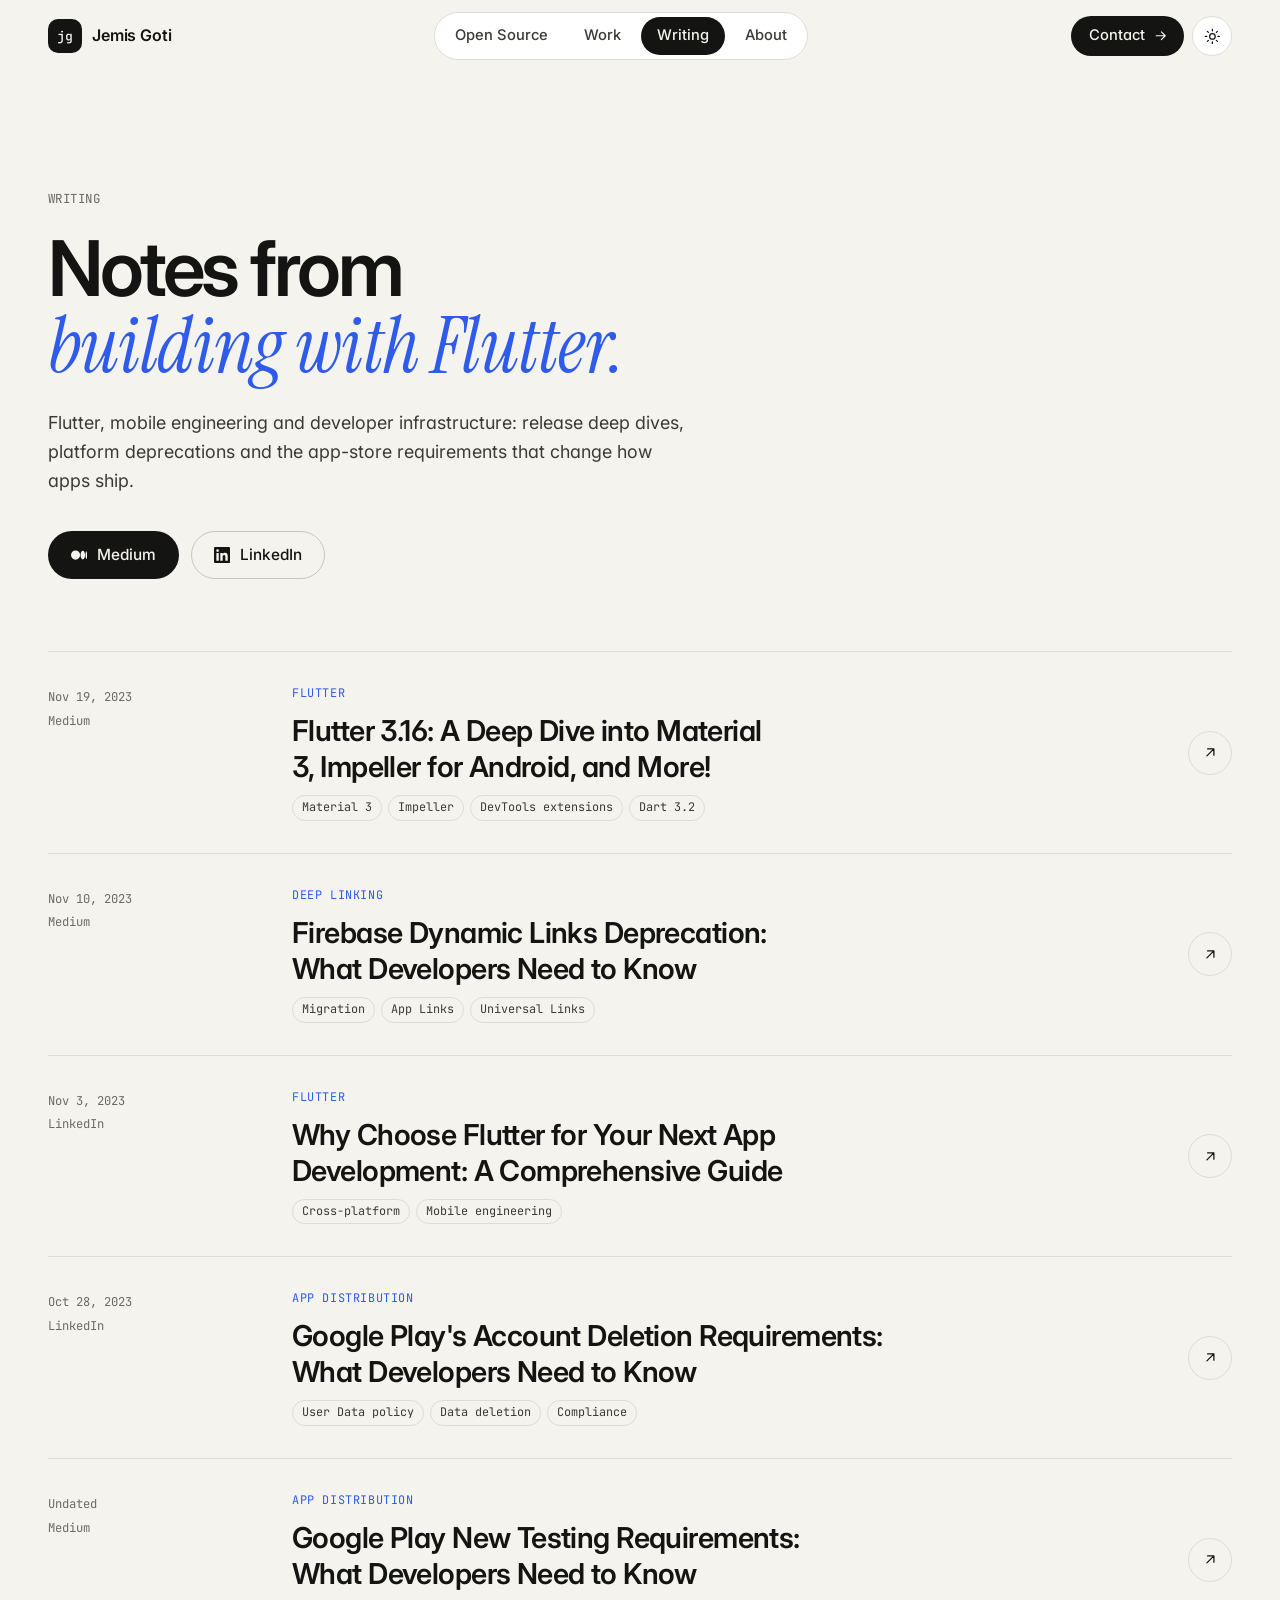
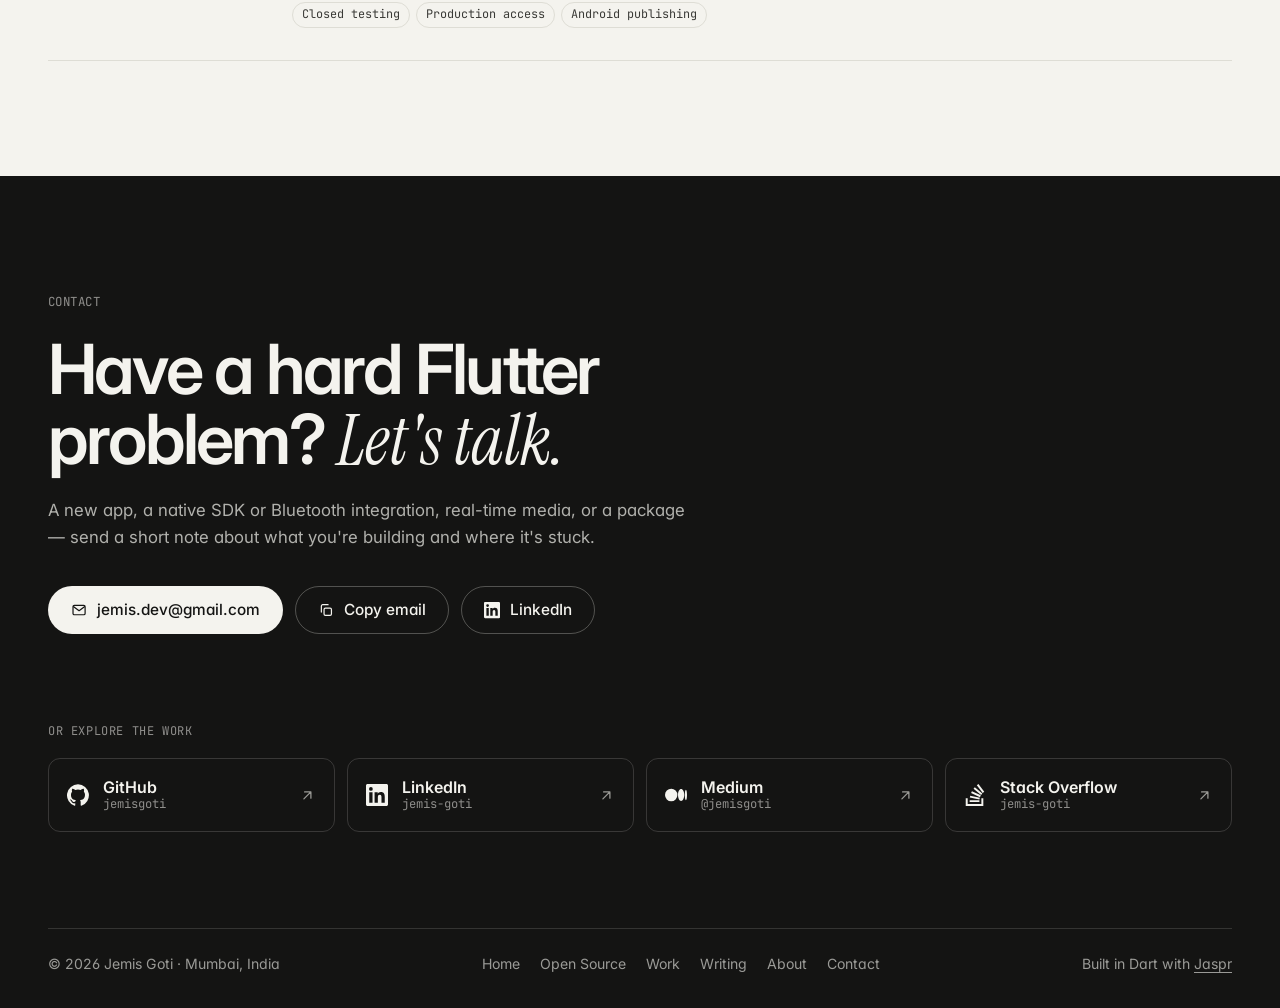
<file: writing/index.html>
<!DOCTYPE html>
<html lang="en">
  <head>
    <base href="/"/>
    <meta charset="utf-8"/>
    <link href="/favicon.svg" rel="icon" type="image/svg+xml"/>
    <link href="https://fonts.googleapis.com" rel="preconnect"/>
    <link crossorigin href="https://fonts.gstatic.com" rel="preconnect"/>
    <link href="https://fonts.googleapis.com/css2?family=Inter:wght@400;500;600;700&amp;family=Instrument+Serif:ital@0;1&amp;family=JetBrains+Mono:wght@400;500&amp;display=swap" rel="stylesheet"/>
    <link href="/styles.css" rel="stylesheet"/>
    <script>
      (function(){var d=document.documentElement;d.classList.add('js');try{var t=localStorage.getItem('theme');if(t!=='light'&&t!=='dark'){t=matchMedia('(prefers-color-scheme: dark)').matches?'dark':'light'}d.dataset.theme=t}catch(e){}})();
    </script>
    <script src="/site.js" defer></script>
    <!--$-->
    <meta name="viewport" content="width=device-width, initial-scale=1.0"/>
    <meta name="author" content="Jemis Goti"/>
    <meta name="color-scheme" content="light dark"/>
    <meta name="theme-color" content="#f4f3ee"/>
    <meta name="robots" content="index, follow, max-image-preview:large"/>
    <meta name="format-detection" content="telephone=no"/>
    <title>Writing on Flutter &amp; Mobile Engineering — Jemis Goti</title>
    <meta name="description" content="Technical articles by Jemis Goti on Flutter releases, Firebase Dynamic Links migration, deep linking and Google Play distribution requirements."/>
    <meta name="twitter:card" content="summary"/>
    <meta name="twitter:title" content="Writing on Flutter &amp; Mobile Engineering — Jemis Goti"/>
    <meta name="twitter:description" content="Technical articles by Jemis Goti on Flutter releases, Firebase Dynamic Links migration, deep linking and Google Play distribution requirements."/>
    <link href="https://jemisgoti.github.io/writing/" rel="canonical"/>
    <meta property="og:type" content="website"/>
    <meta property="og:site_name" content="Jemis Goti"/>
    <meta property="og:locale" content="en_IN"/>
    <meta property="og:title" content="Writing on Flutter &amp; Mobile Engineering — Jemis Goti"/>
    <meta property="og:description" content="Technical articles by Jemis Goti on Flutter releases, Firebase Dynamic Links migration, deep linking and Google Play distribution requirements."/>
    <meta property="og:url" content="https://jemisgoti.github.io/writing/"/>
    <script type="application/ld+json">
      {"@context":"https://schema.org","@type":"BreadcrumbList","itemListElement":[{"@type":"ListItem","position":1,"name":"Home","item":"https://jemisgoti.github.io/"},{"@type":"ListItem","position":2,"name":"Writing on Flutter & Mobile Engineering","item":"https://jemisgoti.github.io/writing/"}]}
    </script>
    <script type="application/ld+json">
      {"@context":"https://schema.org","@type":"ItemList","name":"Articles by Jemis Goti","itemListElement":[{"@type":"ListItem","position":1,"item":{"@type":"Article","headline":"Flutter 3.16: A Deep Dive into Material 3, Impeller for Android, and More!","url":"https://medium.com/@jemisgoti/flutter-3-16-a-deep-dive-into-material-3-impeller-for-android-and-more-921b298a1fd7","datePublished":"2023-11-19","author":{"@type":"Person","name":"Jemis Goti","url":"https://jemisgoti.github.io/"},"publisher":{"@type":"Organization","name":"Medium"}}},{"@type":"ListItem","position":2,"item":{"@type":"Article","headline":"Firebase Dynamic Links Deprecation: What Developers Need to Know","url":"https://medium.com/@jemisgoti/firebase-dynamic-links-deprecation-what-developers-need-to-know-c47ef5c3e518","datePublished":"2023-11-10","author":{"@type":"Person","name":"Jemis Goti","url":"https://jemisgoti.github.io/"},"publisher":{"@type":"Organization","name":"Medium"}}},{"@type":"ListItem","position":3,"item":{"@type":"Article","headline":"Why Choose Flutter for Your Next App Development: A Comprehensive Guide","url":"https://www.linkedin.com/in/jemis-goti/recent-activity/articles/","datePublished":"2023-11-03","author":{"@type":"Person","name":"Jemis Goti","url":"https://jemisgoti.github.io/"},"publisher":{"@type":"Organization","name":"LinkedIn"}}},{"@type":"ListItem","position":4,"item":{"@type":"Article","headline":"Google Play's Account Deletion Requirements: What Developers Need to Know","url":"https://www.linkedin.com/pulse/google-plays-account-deletion-requirements-what-developers-jemis-goti-viayf","datePublished":"2023-10-28","author":{"@type":"Person","name":"Jemis Goti","url":"https://jemisgoti.github.io/"},"publisher":{"@type":"Organization","name":"LinkedIn"}}},{"@type":"ListItem","position":5,"item":{"@type":"Article","headline":"Google Play New Testing Requirements: What Developers Need to Know","url":"https://medium.com/@jemisgoti/google-play-new-testing-requirements-what-developers-need-to-know-30dc84b97620","author":{"@type":"Person","name":"Jemis Goti","url":"https://jemisgoti.github.io/"},"publisher":{"@type":"Organization","name":"Medium"}}}]}
    </script>
    <!--/-->
  </head>
  <body>
    <a class="skip-link" href="#main">Skip to content</a>
    <header class="site-header">
      <div class="container site-header__inner">
        <a class="brand" aria-label="Jemis Goti — home" href="/"><span class="brand__mark" aria-hidden="true">jg</span><span class="brand__name">Jemis Goti</span></a>
        <nav id="site-nav" class="site-nav" aria-label="Primary">
          <ul role="list">
            <li><a class="site-nav__link" href="/open-source/">Open Source</a></li>
            <li><a class="site-nav__link" href="/work/">Work</a></li>
            <li><a class="site-nav__link" aria-current="page" href="/writing/">Writing</a></li>
            <li><a class="site-nav__link" href="/about/">About</a></li>
          </ul>
        </nav>
        <div class="site-header__actions">
          <a class="contact-btn" href="/contact/">
            Contact
            <svg class="icon" viewBox="0 0 24 24" width="18" height="18" fill="none" stroke="currentColor" stroke-width="1.8" stroke-linecap="round" stroke-linejoin="round" aria-hidden="true" focusable="false"><path d="M5 12h14M13 6l6 6-6 6"/></svg>
          </a>
          <button class="icon-btn" type="button" data-theme-toggle aria-label="Switch colour theme">
            <svg class="icon icon--sun" viewBox="0 0 24 24" width="18" height="18" fill="none" stroke="currentColor" stroke-width="1.8" stroke-linecap="round" stroke-linejoin="round" aria-hidden="true" focusable="false"><circle cx="12" cy="12" r="4"/><path d="M12 2v2M12 20v2M4.9 4.9l1.4 1.4M17.7 17.7l1.4 1.4M2 12h2M20 12h2M4.9 19.1l1.4-1.4M17.7 6.3l1.4-1.4"/></svg>
            <svg class="icon icon--moon" viewBox="0 0 24 24" width="18" height="18" fill="none" stroke="currentColor" stroke-width="1.8" stroke-linecap="round" stroke-linejoin="round" aria-hidden="true" focusable="false"><path d="M20 14.5A8 8 0 0 1 9.5 4 8 8 0 1 0 20 14.5z"/></svg>
          </button>
          <button class="icon-btn nav-toggle" type="button" data-nav-toggle aria-controls="site-nav" aria-expanded="false" aria-label="Open menu">
            <svg class="icon icon--menu" viewBox="0 0 24 24" width="18" height="18" fill="none" stroke="currentColor" stroke-width="1.8" stroke-linecap="round" stroke-linejoin="round" aria-hidden="true" focusable="false"><path d="M4 7h16M4 12h16M4 17h16"/></svg>
            <svg class="icon icon--close" viewBox="0 0 24 24" width="18" height="18" fill="none" stroke="currentColor" stroke-width="1.8" stroke-linecap="round" stroke-linejoin="round" aria-hidden="true" focusable="false"><path d="M6 6l12 12M18 6 6 18"/></svg>
          </button>
        </div>
      </div>
    </header>
    <main id="main" tabindex="-1">
      <section class="page-hero" aria-labelledby="page-title">
        <div class="container">
          <p class="eyebrow">Writing</p>
          <h1 id="page-title" class="page-hero__title">Notes from <em>building with Flutter.</em></h1>
          <p class="page-hero__lead">
            Flutter, mobile engineering and developer infrastructure: release deep dives, platform deprecations and the app-store requirements that change how apps ship.
          </p>
          <div class="hero__actions">
            <a class="btn btn--primary" target="_blank" rel="noopener noreferrer" href="https://medium.com/@jemisgoti">
              <svg class="icon" viewBox="0 0 24 24" width="18" height="18" aria-hidden="true" focusable="false"><path fill="currentColor" d="M13.54 12a6.8 6.8 0 0 1-6.77 6.82A6.8 6.8 0 0 1 0 12a6.8 6.8 0 0 1 6.77-6.82A6.8 6.8 0 0 1 13.54 12zm7.42 0c0 3.54-1.51 6.42-3.38 6.42-1.87 0-3.39-2.88-3.39-6.42s1.52-6.42 3.39-6.42 3.38 2.88 3.38 6.42M24 12c0 3.17-.53 5.75-1.19 5.75-.66 0-1.19-2.58-1.19-5.75s.53-5.75 1.19-5.75C23.47 6.25 24 8.83 24 12z"/></svg>
              Medium
            </a>
            <a class="btn btn--ghost" target="_blank" rel="noopener noreferrer" href="https://www.linkedin.com/in/jemis-goti/">
              <svg class="icon" viewBox="0 0 24 24" width="18" height="18" aria-hidden="true" focusable="false"><path fill="currentColor" d="M20.45 20.45h-3.56v-5.57c0-1.33-.02-3.04-1.85-3.04-1.85 0-2.13 1.45-2.13 2.94v5.67H9.35V9h3.41v1.56h.05c.48-.9 1.64-1.85 3.37-1.85 3.6 0 4.27 2.37 4.27 5.46v6.28zM5.34 7.43a2.06 2.06 0 1 1 0-4.12 2.06 2.06 0 0 1 0 4.12zM7.12 20.45H3.56V9h3.56v11.45zM22.22 0H1.77C.79 0 0 .77 0 1.73v20.54C0 23.23.79 24 1.77 24h20.45c.98 0 1.78-.77 1.78-1.73V1.73C24 .77 23.2 0 22.22 0z"/></svg>
              LinkedIn
            </a>
          </div>
        </div>
      </section>
      <section class="section section--flush" aria-labelledby="articles-title">
        <div class="container">
          <h2 id="articles-title" class="visually-hidden">Articles</h2>
          <div class="article-list article-list--page">
            <article class="article-row" data-reveal>
              <div class="article-row__meta"><time datetime="2023-11-19">Nov 19, 2023</time><span class="article-row__platform">Medium</span></div>
              <div class="article-row__main">
                <span class="article-row__category">Flutter</span>
                <h3 class="article-row__title">
                  <a class="stretched" target="_blank" rel="noopener noreferrer" href="https://medium.com/@jemisgoti/flutter-3-16-a-deep-dive-into-material-3-impeller-for-android-and-more-921b298a1fd7">Flutter 3.16: A Deep Dive into Material 3, Impeller for Android, and More!</a>
                </h3>
                <ul class="tags tags--quiet" role="list">
                  <li class="tag">Material 3</li>
                  <li class="tag">Impeller</li>
                  <li class="tag">DevTools extensions</li>
                  <li class="tag">Dart 3.2</li>
                </ul>
              </div>
              <span class="article-row__arrow"><svg class="icon" viewBox="0 0 24 24" width="18" height="18" fill="none" stroke="currentColor" stroke-width="1.8" stroke-linecap="round" stroke-linejoin="round" aria-hidden="true" focusable="false"><path d="M7 17 17 7M8 7h9v9"/></svg></span>
            </article>
            <article class="article-row" data-reveal>
              <div class="article-row__meta"><time datetime="2023-11-10">Nov 10, 2023</time><span class="article-row__platform">Medium</span></div>
              <div class="article-row__main">
                <span class="article-row__category">Deep Linking</span>
                <h3 class="article-row__title">
                  <a class="stretched" target="_blank" rel="noopener noreferrer" href="https://medium.com/@jemisgoti/firebase-dynamic-links-deprecation-what-developers-need-to-know-c47ef5c3e518">Firebase Dynamic Links Deprecation: What Developers Need to Know</a>
                </h3>
                <ul class="tags tags--quiet" role="list"><li class="tag">Migration</li><li class="tag">App Links</li><li class="tag">Universal Links</li></ul>
              </div>
              <span class="article-row__arrow"><svg class="icon" viewBox="0 0 24 24" width="18" height="18" fill="none" stroke="currentColor" stroke-width="1.8" stroke-linecap="round" stroke-linejoin="round" aria-hidden="true" focusable="false"><path d="M7 17 17 7M8 7h9v9"/></svg></span>
            </article>
            <article class="article-row" data-reveal>
              <div class="article-row__meta"><time datetime="2023-11-03">Nov 3, 2023</time><span class="article-row__platform">LinkedIn</span></div>
              <div class="article-row__main">
                <span class="article-row__category">Flutter</span>
                <h3 class="article-row__title">
                  <a class="stretched" target="_blank" rel="noopener noreferrer" href="https://www.linkedin.com/in/jemis-goti/recent-activity/articles/">Why Choose Flutter for Your Next App Development: A Comprehensive Guide</a>
                </h3>
                <ul class="tags tags--quiet" role="list"><li class="tag">Cross-platform</li><li class="tag">Mobile engineering</li></ul>
              </div>
              <span class="article-row__arrow"><svg class="icon" viewBox="0 0 24 24" width="18" height="18" fill="none" stroke="currentColor" stroke-width="1.8" stroke-linecap="round" stroke-linejoin="round" aria-hidden="true" focusable="false"><path d="M7 17 17 7M8 7h9v9"/></svg></span>
            </article>
            <article class="article-row" data-reveal>
              <div class="article-row__meta"><time datetime="2023-10-28">Oct 28, 2023</time><span class="article-row__platform">LinkedIn</span></div>
              <div class="article-row__main">
                <span class="article-row__category">App Distribution</span>
                <h3 class="article-row__title">
                  <a class="stretched" target="_blank" rel="noopener noreferrer" href="https://www.linkedin.com/pulse/google-plays-account-deletion-requirements-what-developers-jemis-goti-viayf">Google Play's Account Deletion Requirements: What Developers Need to Know</a>
                </h3>
                <ul class="tags tags--quiet" role="list">
                  <li class="tag">User Data policy</li>
                  <li class="tag">Data deletion</li>
                  <li class="tag">Compliance</li>
                </ul>
              </div>
              <span class="article-row__arrow"><svg class="icon" viewBox="0 0 24 24" width="18" height="18" fill="none" stroke="currentColor" stroke-width="1.8" stroke-linecap="round" stroke-linejoin="round" aria-hidden="true" focusable="false"><path d="M7 17 17 7M8 7h9v9"/></svg></span>
            </article>
            <article class="article-row" data-reveal>
              <div class="article-row__meta"><span>Undated</span><span class="article-row__platform">Medium</span></div>
              <div class="article-row__main">
                <span class="article-row__category">App Distribution</span>
                <h3 class="article-row__title">
                  <a class="stretched" target="_blank" rel="noopener noreferrer" href="https://medium.com/@jemisgoti/google-play-new-testing-requirements-what-developers-need-to-know-30dc84b97620">Google Play New Testing Requirements: What Developers Need to Know</a>
                </h3>
                <ul class="tags tags--quiet" role="list">
                  <li class="tag">Closed testing</li>
                  <li class="tag">Production access</li>
                  <li class="tag">Android publishing</li>
                </ul>
              </div>
              <span class="article-row__arrow"><svg class="icon" viewBox="0 0 24 24" width="18" height="18" fill="none" stroke="currentColor" stroke-width="1.8" stroke-linecap="round" stroke-linejoin="round" aria-hidden="true" focusable="false"><path d="M7 17 17 7M8 7h9v9"/></svg></span>
            </article>
          </div>
        </div>
      </section>
    </main>
    <footer class="site-footer">
      <div class="container">
        <div class="footer-cta" id="contact">
          <p class="eyebrow">Contact</p>
          <h2 class="footer-cta__title">Have a hard Flutter problem? <em>Let's talk.</em></h2>
          <p class="footer-cta__lead">
            A new app, a native SDK or Bluetooth integration, real-time media, or a package — send a short note about what you're building and where it's stuck.
          </p>
          <div class="footer-cta__actions">
            <a class="btn btn--light" href="mailto:jemis.dev@gmail.com?subject=Project%20enquiry">
              <svg class="icon" viewBox="0 0 24 24" width="18" height="18" fill="none" stroke="currentColor" stroke-width="1.8" stroke-linecap="round" stroke-linejoin="round" aria-hidden="true" focusable="false"><rect x="3" y="5" width="18" height="14" rx="2"/><path d="m4 7 8 6 8-6"/></svg>
              jemis.dev@gmail.com
            </a>
            <button class="btn btn--outline-light copy-btn" type="button" data-copy="jemis.dev@gmail.com">
              <svg class="icon" viewBox="0 0 24 24" width="18" height="18" fill="none" stroke="currentColor" stroke-width="1.8" stroke-linecap="round" stroke-linejoin="round" aria-hidden="true" focusable="false"><rect x="9" y="9" width="11" height="11" rx="2"/><path d="M5 15V6a2 2 0 0 1 2-2h8"/></svg>
              <span class="copy-btn__label">Copy email</span>
              <span class="copy-btn__done" aria-live="polite">Copied</span>
            </button>
            <a class="btn btn--outline-light" target="_blank" rel="noopener noreferrer" href="https://www.linkedin.com/in/jemis-goti/">
              <svg class="icon" viewBox="0 0 24 24" width="18" height="18" aria-hidden="true" focusable="false"><path fill="currentColor" d="M20.45 20.45h-3.56v-5.57c0-1.33-.02-3.04-1.85-3.04-1.85 0-2.13 1.45-2.13 2.94v5.67H9.35V9h3.41v1.56h.05c.48-.9 1.64-1.85 3.37-1.85 3.6 0 4.27 2.37 4.27 5.46v6.28zM5.34 7.43a2.06 2.06 0 1 1 0-4.12 2.06 2.06 0 0 1 0 4.12zM7.12 20.45H3.56V9h3.56v11.45zM22.22 0H1.77C.79 0 0 .77 0 1.73v20.54C0 23.23.79 24 1.77 24h20.45c.98 0 1.78-.77 1.78-1.73V1.73C24 .77 23.2 0 22.22 0z"/></svg>
              LinkedIn
            </a>
          </div>
        </div>
        <p class="footer-sub">Or explore the work</p>
        <ul class="profile-grid" role="list">
          <li>
            <a class="profile-card" target="_blank" rel="noopener noreferrer" href="https://github.com/jemisgoti"><svg class="icon profile-card__icon" viewBox="0 0 24 24" width="18" height="18" aria-hidden="true" focusable="false"><path fill="currentColor" d="M12 .3a12 12 0 0 0-3.8 23.38c.6.12.83-.26.83-.57L9 21.07c-3.34.72-4.04-1.61-4.04-1.61-.55-1.39-1.34-1.76-1.34-1.76-1.08-.74.09-.73.09-.73 1.2.09 1.83 1.24 1.83 1.24 1.07 1.83 2.81 1.3 3.5 1 .1-.78.42-1.31.76-1.61-2.67-.3-5.47-1.33-5.47-5.93 0-1.31.47-2.38 1.24-3.22-.14-.3-.54-1.52.1-3.18 0 0 1-.32 3.3 1.23a11.5 11.5 0 0 1 6 0c2.28-1.55 3.29-1.23 3.29-1.23.64 1.66.24 2.88.12 3.18a4.65 4.65 0 0 1 1.23 3.22c0 4.61-2.8 5.63-5.48 5.92.42.36.81 1.1.81 2.22l-.01 3.29c0 .31.2.69.82.57A12 12 0 0 0 12 .3"/></svg><span class="profile-card__text"><span class="profile-card__label">GitHub</span><span class="profile-card__handle">jemisgoti</span></span><svg class="icon profile-card__arrow" viewBox="0 0 24 24" width="18" height="18" fill="none" stroke="currentColor" stroke-width="1.8" stroke-linecap="round" stroke-linejoin="round" aria-hidden="true" focusable="false"><path d="M7 17 17 7M8 7h9v9"/></svg></a>
          </li>
          <li>
            <a class="profile-card" target="_blank" rel="noopener noreferrer" href="https://www.linkedin.com/in/jemis-goti/"><svg class="icon profile-card__icon" viewBox="0 0 24 24" width="18" height="18" aria-hidden="true" focusable="false"><path fill="currentColor" d="M20.45 20.45h-3.56v-5.57c0-1.33-.02-3.04-1.85-3.04-1.85 0-2.13 1.45-2.13 2.94v5.67H9.35V9h3.41v1.56h.05c.48-.9 1.64-1.85 3.37-1.85 3.6 0 4.27 2.37 4.27 5.46v6.28zM5.34 7.43a2.06 2.06 0 1 1 0-4.12 2.06 2.06 0 0 1 0 4.12zM7.12 20.45H3.56V9h3.56v11.45zM22.22 0H1.77C.79 0 0 .77 0 1.73v20.54C0 23.23.79 24 1.77 24h20.45c.98 0 1.78-.77 1.78-1.73V1.73C24 .77 23.2 0 22.22 0z"/></svg><span class="profile-card__text"><span class="profile-card__label">LinkedIn</span><span class="profile-card__handle">jemis-goti</span></span><svg class="icon profile-card__arrow" viewBox="0 0 24 24" width="18" height="18" fill="none" stroke="currentColor" stroke-width="1.8" stroke-linecap="round" stroke-linejoin="round" aria-hidden="true" focusable="false"><path d="M7 17 17 7M8 7h9v9"/></svg></a>
          </li>
          <li>
            <a class="profile-card" target="_blank" rel="noopener noreferrer" href="https://medium.com/@jemisgoti"><svg class="icon profile-card__icon" viewBox="0 0 24 24" width="18" height="18" aria-hidden="true" focusable="false"><path fill="currentColor" d="M13.54 12a6.8 6.8 0 0 1-6.77 6.82A6.8 6.8 0 0 1 0 12a6.8 6.8 0 0 1 6.77-6.82A6.8 6.8 0 0 1 13.54 12zm7.42 0c0 3.54-1.51 6.42-3.38 6.42-1.87 0-3.39-2.88-3.39-6.42s1.52-6.42 3.39-6.42 3.38 2.88 3.38 6.42M24 12c0 3.17-.53 5.75-1.19 5.75-.66 0-1.19-2.58-1.19-5.75s.53-5.75 1.19-5.75C23.47 6.25 24 8.83 24 12z"/></svg><span class="profile-card__text"><span class="profile-card__label">Medium</span><span class="profile-card__handle">@jemisgoti</span></span><svg class="icon profile-card__arrow" viewBox="0 0 24 24" width="18" height="18" fill="none" stroke="currentColor" stroke-width="1.8" stroke-linecap="round" stroke-linejoin="round" aria-hidden="true" focusable="false"><path d="M7 17 17 7M8 7h9v9"/></svg></a>
          </li>
          <li>
            <a class="profile-card" target="_blank" rel="noopener noreferrer" href="https://stackoverflow.com/users/21120002/jemis-goti"><svg class="icon profile-card__icon" viewBox="0 0 24 24" width="18" height="18" aria-hidden="true" focusable="false"><path fill="currentColor" d="M15.73 0 14 1.28l6.39 8.59 1.72-1.28L15.73 0zm-3.94 3.42-1.37 1.64 8.22 6.85 1.37-1.64-8.22-6.85zM8.64 7.88l-.9 1.94 9.7 4.52.9-1.94-9.7-4.52zm-1.85 4.86-.44 2.1 10.47 2.2.44-2.1-10.47-2.2zM1.89 15.47V24h19.19v-8.53h-2.13v6.4H4.02v-6.4H1.89zm4.27 2.13v2.13h10.66V17.6H6.16z"/></svg><span class="profile-card__text"><span class="profile-card__label">Stack Overflow</span><span class="profile-card__handle">jemis-goti</span></span><svg class="icon profile-card__arrow" viewBox="0 0 24 24" width="18" height="18" fill="none" stroke="currentColor" stroke-width="1.8" stroke-linecap="round" stroke-linejoin="round" aria-hidden="true" focusable="false"><path d="M7 17 17 7M8 7h9v9"/></svg></a>
          </li>
        </ul>
        <div class="footer-bottom">
          <p>© 2026 Jemis Goti · Mumbai, India</p>
          <nav aria-label="Footer">
            <ul role="list">
              <li><a href="/">Home</a></li>
              <li><a href="/open-source/">Open Source</a></li>
              <li><a href="/work/">Work</a></li>
              <li><a href="/writing/">Writing</a></li>
              <li><a href="/about/">About</a></li>
              <li><a href="/contact/">Contact</a></li>
            </ul>
          </nav>
          <p class="footer-bottom__built">Built in Dart with <a target="_blank" rel="noopener noreferrer" href="https://jaspr.site">Jaspr</a></p>
        </div>
      </div>
    </footer>
  </body>
</html>
</file>
<file: styles.css>
/* ==========================================================================
   Jemis Goti — site styles
   Editorial, minimal, technical. Light + dark themes via [data-theme].
   ========================================================================== */

:root {
  --bg: #f4f3ee;
  --bg-tint: #ecebe4;
  --surface: #ffffff;
  --surface-2: #f8f7f3;
  --ink: #141413;
  --ink-2: #3a3a36;
  --muted: #6b6a63;
  --line: #deddd5;
  --line-strong: #c9c7bd;
  --accent: #2f5bea;
  --accent-soft: rgba(47, 91, 234, 0.1);
  --on-ink: #f4f3ee;
  --success: #1f8a4c;
  --shadow: 0 1px 2px rgba(20, 20, 19, 0.04), 0 8px 24px -12px rgba(20, 20, 19, 0.12);
  --shadow-hover: 0 2px 4px rgba(20, 20, 19, 0.05), 0 18px 40px -18px rgba(20, 20, 19, 0.22);

  --font-sans: 'Inter', ui-sans-serif, system-ui, -apple-system, 'Segoe UI', Roboto, sans-serif;
  --font-serif: 'Instrument Serif', ui-serif, Georgia, 'Times New Roman', serif;
  --font-mono: 'JetBrains Mono', ui-monospace, SFMono-Regular, Menlo, Consolas, monospace;

  --container: 1200px;
  --gutter: clamp(20px, 5vw, 48px);
  --radius: 20px;
  --radius-sm: 12px;
  --header-h: 72px;
  --ease: cubic-bezier(0.2, 0.7, 0.2, 1);

  color-scheme: light;
}

:root[data-theme='dark'] {
  --bg: #0e0e0d;
  --bg-tint: #141413;
  --surface: #181816;
  --surface-2: #1d1d1b;
  --ink: #f1f0ea;
  --ink-2: #cfcec6;
  --muted: #9a998f;
  --line: #2a2a27;
  --line-strong: #3a3a36;
  --accent: #7c9bff;
  --accent-soft: rgba(124, 155, 255, 0.14);
  --on-ink: #0e0e0d;
  --success: #5fcf8e;
  --shadow: 0 1px 2px rgba(0, 0, 0, 0.3), 0 8px 24px -12px rgba(0, 0, 0, 0.5);
  --shadow-hover: 0 2px 4px rgba(0, 0, 0, 0.35), 0 18px 40px -18px rgba(0, 0, 0, 0.7);
  color-scheme: dark;
}

@media (prefers-color-scheme: dark) {
  :root:not([data-theme]) {
    --bg: #0e0e0d;
    --bg-tint: #141413;
    --surface: #181816;
    --surface-2: #1d1d1b;
    --ink: #f1f0ea;
    --ink-2: #cfcec6;
    --muted: #9a998f;
    --line: #2a2a27;
    --line-strong: #3a3a36;
    --accent: #7c9bff;
    --accent-soft: rgba(124, 155, 255, 0.14);
    --on-ink: #0e0e0d;
    --success: #5fcf8e;
    color-scheme: dark;
  }
}

/* Base ---------------------------------------------------------------- */

*,
*::before,
*::after {
  box-sizing: border-box;
}

html {
  -webkit-text-size-adjust: 100%;
  text-size-adjust: 100%;
  scroll-behavior: smooth;
  scroll-padding-top: calc(var(--header-h) + 16px);
}

body {
  margin: 0;
  background: var(--bg);
  color: var(--ink);
  font-family: var(--font-sans);
  font-size: 1rem;
  line-height: 1.6;
  font-feature-settings: 'ss01', 'cv11';
  -webkit-font-smoothing: antialiased;
  -moz-osx-font-smoothing: grayscale;
  text-rendering: optimizeLegibility;
  overflow-x: hidden;
  transition: background-color 0.3s var(--ease), color 0.3s var(--ease);
}

h1,
h2,
h3,
p,
ul,
ol,
dl,
dd,
figure {
  margin: 0;
}

ul[role='list'],
ol[role='list'] {
  list-style: none;
  padding: 0;
}

a {
  color: inherit;
  text-decoration: none;
}

img,
svg {
  display: block;
  max-width: 100%;
}

button {
  font: inherit;
  color: inherit;
}

em {
  font-family: var(--font-serif);
  font-style: italic;
  font-weight: 400;
  letter-spacing: -0.01em;
}

code {
  font-family: var(--font-mono);
}

:focus-visible {
  outline: 2px solid var(--accent);
  outline-offset: 3px;
  border-radius: 6px;
}

::selection {
  background: var(--accent);
  color: #fff;
}

main:focus {
  outline: none;
}

.container {
  width: 100%;
  max-width: calc(var(--container) + var(--gutter) * 2);
  margin-inline: auto;
  padding-inline: var(--gutter);
}

.visually-hidden {
  position: absolute !important;
  width: 1px;
  height: 1px;
  padding: 0;
  margin: -1px;
  overflow: hidden;
  clip: rect(0 0 0 0);
  white-space: nowrap;
  border: 0;
}

.skip-link {
  position: absolute;
  left: 16px;
  top: -100px;
  z-index: 100;
  padding: 10px 16px;
  background: var(--ink);
  color: var(--on-ink);
  border-radius: 999px;
  font-weight: 500;
}

.skip-link:focus {
  top: 12px;
}

.muted {
  color: var(--muted);
}

.mono {
  font-family: var(--font-mono);
  font-size: 0.85rem;
}

.icon {
  width: 1.05em;
  height: 1.05em;
  flex: none;
}

.eyebrow {
  display: inline-flex;
  align-items: center;
  gap: 10px;
  font-family: var(--font-mono);
  font-size: 0.78rem;
  letter-spacing: 0.04em;
  text-transform: uppercase;
  color: var(--muted);
}

.dot {
  width: 8px;
  height: 8px;
  border-radius: 50%;
  background: var(--accent);
  box-shadow: 0 0 0 4px var(--accent-soft);
}

/* Header -------------------------------------------------------------- */

.site-header {
  position: sticky;
  top: 0;
  z-index: 50;
  background: color-mix(in srgb, var(--bg) 82%, transparent);
  -webkit-backdrop-filter: saturate(1.4) blur(14px);
  backdrop-filter: saturate(1.4) blur(14px);
  border-bottom: 1px solid transparent;
  transition: border-color 0.25s var(--ease), background-color 0.3s var(--ease);
}

.site-header.is-scrolled {
  border-bottom-color: var(--line);
}

.site-header__inner {
  display: flex;
  align-items: center;
  gap: 24px;
  height: var(--header-h);
}

.brand {
  display: inline-flex;
  align-items: center;
  gap: 10px;
  font-weight: 600;
  letter-spacing: -0.01em;
  margin-right: auto;
}

.brand__mark {
  display: grid;
  place-items: center;
  width: 34px;
  height: 34px;
  border-radius: 10px;
  background: var(--ink);
  color: var(--on-ink);
  font-family: var(--font-mono);
  font-size: 0.82rem;
  font-weight: 500;
  letter-spacing: -0.02em;
}

.site-nav ul {
  display: flex;
  gap: 4px;
  padding: 4px;
  border: 1px solid var(--line);
  border-radius: 999px;
  background: var(--surface);
}

.site-nav__link {
  display: block;
  padding: 7px 16px;
  border-radius: 999px;
  font-size: 0.92rem;
  font-weight: 500;
  color: var(--ink-2);
  transition: background-color 0.2s var(--ease), color 0.2s var(--ease);
}

.site-nav__link:hover {
  color: var(--ink);
  background: var(--bg-tint);
}

.site-nav__link[aria-current='page'] {
  background: var(--ink);
  color: var(--on-ink);
}

.site-header__actions {
  display: flex;
  align-items: center;
  gap: 8px;
  margin-left: auto;
}

.pill-link {
  display: inline-flex;
  align-items: center;
  gap: 8px;
  height: 40px;
  padding: 0 16px;
  border: 1px solid var(--line);
  border-radius: 999px;
  font-size: 0.92rem;
  font-weight: 500;
  background: var(--surface);
  transition: border-color 0.2s var(--ease);
}

.pill-link:hover {
  border-color: var(--line-strong);
}

.icon-btn {
  display: grid;
  place-items: center;
  width: 40px;
  height: 40px;
  padding: 0;
  border: 1px solid var(--line);
  border-radius: 50%;
  background: var(--surface);
  cursor: pointer;
  transition: border-color 0.2s var(--ease), transform 0.2s var(--ease);
}

.icon-btn:hover {
  border-color: var(--line-strong);
}

.icon-btn:active {
  transform: scale(0.94);
}

.icon--moon,
[data-theme='dark'] .icon--sun,
.icon--close,
.is-open .icon--menu {
  display: none;
}

[data-theme='dark'] .icon--moon,
.is-open .icon--close {
  display: block;
}

.nav-toggle {
  display: none;
}

/* Buttons & links ----------------------------------------------------- */

.btn {
  display: inline-flex;
  align-items: center;
  justify-content: center;
  gap: 10px;
  height: 48px;
  padding: 0 22px;
  border-radius: 999px;
  border: 1px solid transparent;
  font-weight: 500;
  font-size: 0.96rem;
  white-space: nowrap;
  transition: background-color 0.2s var(--ease), border-color 0.2s var(--ease), transform 0.2s var(--ease);
}

.btn:active {
  transform: translateY(1px);
}

.btn--primary {
  background: var(--ink);
  color: var(--on-ink);
}

.btn--primary:hover {
  background: var(--accent);
  color: #fff;
}

.btn--primary .icon {
  transition: transform 0.2s var(--ease);
}

.btn--primary:hover .icon {
  transform: translateX(3px);
}

.btn--ghost {
  border-color: var(--line-strong);
  background: transparent;
}

.btn--ghost:hover {
  background: var(--surface);
  border-color: var(--ink);
}

.text-link {
  position: relative;
  z-index: 1;
  display: inline-flex;
  align-items: center;
  gap: 6px;
  font-size: 0.92rem;
  font-weight: 500;
  color: var(--ink);
  border-bottom: 1px solid var(--line-strong);
  padding-bottom: 2px;
  transition: color 0.2s var(--ease), border-color 0.2s var(--ease);
}

.text-link:hover {
  color: var(--accent);
  border-color: var(--accent);
}

.link-row {
  display: flex;
  flex-wrap: wrap;
  gap: 10px 18px;
}

/* Tags ---------------------------------------------------------------- */

.tags {
  display: flex;
  flex-wrap: wrap;
  gap: 6px;
}

.tag {
  font-family: var(--font-mono);
  font-size: 0.74rem;
  line-height: 1;
  padding: 6px 9px;
  border-radius: 999px;
  border: 1px solid var(--line);
  background: var(--surface-2);
  color: var(--ink-2);
  white-space: nowrap;
}

.tags--quiet .tag {
  background: transparent;
}

.status {
  display: inline-flex;
  align-items: center;
  gap: 6px;
  font-family: var(--font-mono);
  font-size: 0.72rem;
  color: var(--success);
}

.status::before {
  content: '';
  width: 6px;
  height: 6px;
  border-radius: 50%;
  background: currentColor;
}

/* Hero ---------------------------------------------------------------- */

.hero {
  padding-block: clamp(48px, 9vw, 112px) clamp(56px, 8vw, 104px);
}

.hero__grid {
  display: grid;
  grid-template-columns: minmax(0, 1.25fr) minmax(0, 1fr);
  gap: clamp(40px, 6vw, 80px);
  align-items: center;
}

.hero__eyebrow {
  margin-bottom: 28px;
}

.hero__title {
  font-size: clamp(2.7rem, 6.4vw, 5.4rem);
  line-height: 0.98;
  font-weight: 600;
  letter-spacing: -0.045em;
  text-wrap: balance;
}

.hero__title em {
  display: inline;
  font-size: 1.08em;
  letter-spacing: -0.02em;
  color: var(--accent);
}

.hero__lead {
  margin-top: 28px;
  max-width: 34rem;
  font-size: clamp(1.05rem, 1.4vw, 1.2rem);
  color: var(--ink-2);
  text-wrap: pretty;
}

.hero__actions {
  display: flex;
  flex-wrap: wrap;
  gap: 12px;
  margin-top: 36px;
}

/* The stack figure: the "beyond the widget tree" signature */

.stack {
  position: relative;
  padding: 22px;
  border: 1px solid var(--line);
  border-radius: calc(var(--radius) + 6px);
  background: var(--surface);
  box-shadow: var(--shadow);
}

.stack__header {
  display: flex;
  justify-content: space-between;
  font-family: var(--font-mono);
  font-size: 0.72rem;
  text-transform: uppercase;
  letter-spacing: 0.05em;
  color: var(--muted);
  padding: 2px 4px 16px;
}

.stack__layers {
  display: grid;
  gap: 8px;
}

.stack__layer {
  --i: 0;
  display: grid;
  grid-template-columns: 38px 1fr;
  grid-template-areas: 'depth name' 'depth detail';
  column-gap: 12px;
  align-items: center;
  padding: 14px 16px;
  margin-left: calc(var(--i) * 14px);
  border: 1px solid var(--line);
  border-radius: var(--radius-sm);
  background: var(--surface-2);
  transition: transform 0.3s var(--ease), border-color 0.3s var(--ease), background-color 0.3s var(--ease);
}

.stack__layer:nth-child(2) { --i: 1; }
.stack__layer:nth-child(3) { --i: 2; }
.stack__layer:nth-child(4) { --i: 3; }
.stack__layer:nth-child(5) { --i: 4; }

.stack__layer:first-child {
  background: var(--ink);
  border-color: var(--ink);
  color: var(--on-ink);
}

.stack__layer:first-child .stack__detail,
.stack__layer:first-child .stack__depth {
  color: color-mix(in srgb, var(--on-ink) 65%, transparent);
  border-color: color-mix(in srgb, var(--on-ink) 25%, transparent);
}

.stack__layer:not(:first-child):hover {
  transform: translateX(-4px);
  border-color: var(--accent);
  background: var(--accent-soft);
}

.stack__depth {
  grid-area: depth;
  display: grid;
  place-items: center;
  height: 30px;
  border: 1px solid var(--line-strong);
  border-radius: 8px;
  font-family: var(--font-mono);
  font-size: 0.72rem;
  color: var(--muted);
}

.stack__name {
  grid-area: name;
  font-weight: 600;
  font-size: 0.98rem;
  letter-spacing: -0.01em;
  line-height: 1.3;
}

.stack__detail {
  grid-area: detail;
  font-family: var(--font-mono);
  font-size: 0.74rem;
  color: var(--muted);
  line-height: 1.5;
}

.stack__caption {
  margin-top: 18px;
  padding: 16px 4px 2px;
  border-top: 1px dashed var(--line-strong);
  font-family: var(--font-serif);
  font-style: italic;
  font-size: 1.22rem;
  line-height: 1.35;
  color: var(--ink-2);
}

/* Sections ------------------------------------------------------------ */

.section {
  padding-block: clamp(64px, 9vw, 120px);
}

.section--tinted {
  background: var(--bg-tint);
  border-block: 1px solid var(--line);
}

.section--flush {
  padding-top: 0;
}

.section-head {
  display: grid;
  grid-template-columns: 180px minmax(0, 1fr) auto;
  gap: 16px 40px;
  align-items: end;
  margin-bottom: clamp(36px, 5vw, 64px);
  padding-bottom: 28px;
  border-bottom: 1px solid var(--line);
}

.section-head__meta {
  display: flex;
  flex-direction: column;
  gap: 6px;
  align-self: start;
  padding-top: 8px;
  font-family: var(--font-mono);
  font-size: 0.78rem;
  text-transform: uppercase;
  letter-spacing: 0.05em;
}

.section-head__index {
  color: var(--accent);
}

.section-head__eyebrow {
  color: var(--muted);
}

.section-head__title {
  font-size: clamp(2rem, 4.2vw, 3.4rem);
  line-height: 1.04;
  font-weight: 600;
  letter-spacing: -0.035em;
  text-wrap: balance;
}

.section-head__lead {
  margin-top: 16px;
  max-width: 40rem;
  color: var(--muted);
  font-size: 1.05rem;
  text-wrap: pretty;
}

.section-head__action {
  margin-bottom: 8px;
  white-space: nowrap;
}

/* Page hero (inner pages) --------------------------------------------- */

.page-hero {
  padding-block: clamp(56px, 9vw, 112px) clamp(40px, 6vw, 72px);
}

.page-hero__title {
  margin-top: 20px;
  max-width: 16ch;
  font-size: clamp(2.5rem, 6vw, 4.8rem);
  line-height: 1;
  font-weight: 600;
  letter-spacing: -0.045em;
  text-wrap: balance;
}

.page-hero__title em {
  color: var(--accent);
}

.page-hero__lead {
  margin-top: 24px;
  max-width: 42rem;
  font-size: clamp(1.05rem, 1.4vw, 1.18rem);
  color: var(--ink-2);
  text-wrap: pretty;
}

.page-hero--center {
  min-height: 60vh;
  display: grid;
  align-items: center;
}

/* Cards --------------------------------------------------------------- */

.card {
  position: relative;
  padding: clamp(22px, 2.6vw, 30px);
  border: 1px solid var(--line);
  border-radius: var(--radius);
  background: var(--surface);
  transition: border-color 0.25s var(--ease), box-shadow 0.25s var(--ease), transform 0.25s var(--ease);
}

.card__label {
  margin-bottom: 14px;
  font-family: var(--font-mono);
  font-size: 0.75rem;
  font-weight: 400;
  text-transform: uppercase;
  letter-spacing: 0.05em;
  color: var(--muted);
}

.stretched::after {
  content: '';
  position: absolute;
  inset: 0;
  border-radius: inherit;
}

/* Capabilities */

.capability-grid {
  display: grid;
  grid-template-columns: repeat(3, minmax(0, 1fr));
  border-top: 1px solid var(--line);
  border-left: 1px solid var(--line);
}

.capability {
  display: flex;
  flex-direction: column;
  gap: 12px;
  padding: clamp(24px, 3vw, 36px);
  border-right: 1px solid var(--line);
  border-bottom: 1px solid var(--line);
  transition: background-color 0.25s var(--ease);
}

.capability:hover {
  background: var(--surface);
}

.capability__index {
  font-family: var(--font-mono);
  font-size: 0.75rem;
  color: var(--accent);
}

.capability__title {
  font-size: 1.3rem;
  font-weight: 600;
  letter-spacing: -0.02em;
}

.capability__summary {
  color: var(--muted);
  margin-bottom: 8px;
}

.capability .tags {
  margin-top: auto;
}

/* Packages */

.package-grid {
  display: grid;
  grid-template-columns: repeat(3, minmax(0, 1fr));
  gap: 16px;
}

.package-card {
  display: flex;
  flex-direction: column;
  gap: 12px;
  min-height: 250px;
}

.package-card:hover {
  border-color: var(--line-strong);
  box-shadow: var(--shadow-hover);
  transform: translateY(-3px);
}

.package-card--featured {
  grid-column: span 1;
}

.package-card__top {
  display: flex;
  justify-content: space-between;
  align-items: center;
  gap: 12px;
  font-family: var(--font-mono);
  font-size: 0.74rem;
  color: var(--muted);
}

.package-card__category {
  text-transform: uppercase;
  letter-spacing: 0.05em;
}

.package-card__name {
  margin-top: 8px;
  font-family: var(--font-mono);
  font-size: 1.18rem;
  font-weight: 500;
  letter-spacing: -0.02em;
  word-break: break-word;
}

.package-card__name a:hover {
  color: var(--accent);
}

.package-card__tagline {
  font-size: 1.05rem;
  font-weight: 500;
  letter-spacing: -0.01em;
  color: var(--ink-2);
}

.package-card__desc {
  color: var(--muted);
}

.package-card__footer {
  display: flex;
  flex-direction: column;
  gap: 16px;
  margin-top: auto;
  padding-top: 12px;
}

.package-grid--detailed {
  grid-template-columns: repeat(2, minmax(0, 1fr));
  gap: 20px;
}

.package-grid--detailed .package-card {
  gap: 16px;
  padding: clamp(24px, 3vw, 36px);
}

.package-grid--detailed .package-card__name {
  font-size: 1.45rem;
}

.package-grid--detailed .package-card:hover {
  transform: none;
}

.badges {
  position: relative;
  z-index: 1;
  display: flex;
  flex-wrap: wrap;
  gap: 6px;
  min-height: 20px;
}

.badges img {
  height: 20px;
  width: auto;
  border-radius: 4px;
}

.checklist {
  display: grid;
  gap: 8px;
  font-size: 0.94rem;
  color: var(--ink-2);
}

.checklist li {
  position: relative;
  padding-left: 22px;
}

.checklist li::before {
  content: '';
  position: absolute;
  left: 2px;
  top: 0.62em;
  width: 10px;
  height: 1.5px;
  background: var(--accent);
}

.install {
  position: relative;
  z-index: 1;
  display: flex;
  align-items: center;
  justify-content: space-between;
  gap: 12px;
  padding: 6px 6px 6px 16px;
  border-radius: var(--radius-sm);
  background: var(--ink);
  color: var(--on-ink);
  font-size: 0.84rem;
  overflow: hidden;
}

.install code {
  overflow-x: auto;
  white-space: nowrap;
  scrollbar-width: none;
}

.install__prompt {
  color: color-mix(in srgb, var(--on-ink) 50%, transparent);
}

.install__copy {
  position: relative;
  display: grid;
  place-items: center;
  flex: none;
  width: 34px;
  height: 34px;
  border: 0;
  border-radius: 8px;
  background: color-mix(in srgb, var(--on-ink) 10%, transparent);
  color: inherit;
  cursor: pointer;
}

.install__copy:hover {
  background: color-mix(in srgb, var(--on-ink) 20%, transparent);
}

.install__copied {
  position: absolute;
  right: 42px;
  font-family: var(--font-mono);
  font-size: 0.72rem;
  opacity: 0;
  transition: opacity 0.2s var(--ease);
  pointer-events: none;
}

.install__copy.is-copied .install__copied {
  opacity: 1;
}

/* Projects */

.project-list {
  border-top: 1px solid var(--line);
}

.project {
  display: grid;
  grid-template-columns: 80px minmax(0, 1fr) 200px;
  gap: 24px 40px;
  padding-block: clamp(28px, 4vw, 44px);
  border-bottom: 1px solid var(--line);
  transition: background-color 0.25s var(--ease);
}

.project__index {
  font-family: var(--font-mono);
  font-size: 0.85rem;
  color: var(--muted);
  padding-top: 6px;
}

.project__body {
  display: flex;
  flex-direction: column;
  gap: 14px;
}

.project__meta {
  display: flex;
  flex-wrap: wrap;
  gap: 6px 16px;
  font-family: var(--font-mono);
  font-size: 0.76rem;
  color: var(--muted);
  text-transform: uppercase;
  letter-spacing: 0.04em;
}

.project__title {
  font-size: clamp(1.6rem, 3vw, 2.3rem);
  font-weight: 600;
  line-height: 1.1;
  letter-spacing: -0.03em;
  transition: color 0.2s var(--ease);
}

.project:hover .project__title {
  color: var(--accent);
}

.project__summary {
  max-width: 44rem;
  color: var(--ink-2);
  font-size: 1.05rem;
}

.project__links {
  display: flex;
  flex-direction: column;
  align-items: flex-start;
  gap: 12px;
  padding-top: 6px;
}

/* Engagements */

.engagement-grid {
  display: grid;
  grid-template-columns: repeat(3, minmax(0, 1fr));
  gap: 16px;
}

.engagement {
  display: flex;
  flex-direction: column;
  gap: 12px;
  color: var(--ink-2);
}

.engagement__title {
  font-size: 1.2rem;
  font-weight: 600;
  letter-spacing: -0.02em;
  color: var(--ink);
}

/* Writing */

.split {
  display: grid;
  grid-template-columns: minmax(0, 1.2fr) minmax(0, 1fr);
  gap: clamp(32px, 5vw, 64px);
  align-items: start;
}

.article-list {
  border-top: 1px solid var(--line);
}

.article-row {
  position: relative;
  display: grid;
  grid-template-columns: minmax(0, 1fr) auto;
  gap: 10px 24px;
  padding-block: 24px;
  border-bottom: 1px solid var(--line);
}

.article-row__meta {
  grid-column: 1 / -1;
  display: flex;
  gap: 16px;
  font-family: var(--font-mono);
  font-size: 0.76rem;
  color: var(--muted);
}

.article-row__platform::before {
  content: '·';
  margin-right: 16px;
}

.article-row__main {
  display: flex;
  flex-direction: column;
  gap: 10px;
}

.article-row__category {
  font-family: var(--font-mono);
  font-size: 0.74rem;
  text-transform: uppercase;
  letter-spacing: 0.05em;
  color: var(--accent);
}

.article-row__title {
  font-size: clamp(1.15rem, 1.8vw, 1.4rem);
  font-weight: 600;
  line-height: 1.25;
  letter-spacing: -0.02em;
  text-wrap: balance;
}

.article-row__arrow {
  display: grid;
  place-items: center;
  width: 44px;
  height: 44px;
  align-self: center;
  border: 1px solid var(--line);
  border-radius: 50%;
  transition: background-color 0.2s var(--ease), color 0.2s var(--ease), transform 0.25s var(--ease);
}

.article-row:hover .article-row__title {
  color: var(--accent);
}

.article-row:hover .article-row__arrow {
  background: var(--ink);
  color: var(--on-ink);
  border-color: var(--ink);
  transform: rotate(45deg);
}

.article-list--page .article-row {
  grid-template-columns: 220px minmax(0, 1fr) auto;
  padding-block: 32px;
}

.article-list--page .article-row__meta {
  grid-column: auto;
  flex-direction: column;
  gap: 4px;
  padding-top: 4px;
}

.article-list--page .article-row__platform::before {
  content: none;
}

.article-list--page .article-row__title {
  font-size: clamp(1.3rem, 2.4vw, 1.8rem);
}

/* Research */

.research {
  display: flex;
  flex-direction: column;
  gap: 24px;
}

.research__venue {
  font-family: var(--font-mono);
  font-size: 0.74rem;
  color: var(--muted);
  text-transform: uppercase;
  letter-spacing: 0.04em;
}

.research__title {
  margin-top: 12px;
  font-family: var(--font-serif);
  font-weight: 400;
  font-size: clamp(1.7rem, 3vw, 2.3rem);
  line-height: 1.08;
  letter-spacing: -0.01em;
}

.research__summary {
  margin-top: 12px;
  color: var(--ink-2);
}

.pipeline {
  display: flex;
  flex-wrap: wrap;
  gap: 8px 0;
  padding: 0;
  list-style: none;
  counter-reset: step;
}

.pipeline li {
  display: inline-flex;
  align-items: center;
  font-family: var(--font-mono);
  font-size: 0.8rem;
  padding: 8px 12px;
  border-radius: 999px;
  background: var(--accent-soft);
  color: var(--accent);
}

.pipeline li:not(:last-child)::after {
  content: '→';
  margin: 0 -18px 0 14px;
  padding-right: 10px;
  color: var(--muted);
}

.pipeline li:not(:last-child) {
  margin-right: 22px;
}

.research__specs {
  display: grid;
  gap: 16px;
  padding-top: 20px;
  border-top: 1px solid var(--line);
}

.research__specs dt {
  margin-bottom: 8px;
  font-family: var(--font-mono);
  font-size: 0.72rem;
  text-transform: uppercase;
  letter-spacing: 0.05em;
  color: var(--muted);
}

/* About */

.story {
  display: grid;
  grid-template-columns: repeat(2, minmax(0, 1fr));
  border-top: 1px solid var(--line);
}

.story__item {
  display: grid;
  gap: 12px;
  align-content: start;
  padding: clamp(28px, 4vw, 44px) clamp(0px, 3vw, 40px) clamp(28px, 4vw, 44px) 0;
  border-bottom: 1px solid var(--line);
}

.story__item:nth-child(even) {
  padding-left: clamp(0px, 3vw, 40px);
  border-left: 1px solid var(--line);
}

.story__index {
  font-family: var(--font-mono);
  font-size: 0.78rem;
  color: var(--accent);
}

.story__title {
  font-size: clamp(1.4rem, 2.4vw, 1.8rem);
  font-weight: 600;
  letter-spacing: -0.025em;
  line-height: 1.15;
}

.story__body {
  color: var(--ink-2);
  font-size: 1.05rem;
  max-width: 36rem;
}

.expertise {
  border-top: 1px solid var(--line);
}

.expertise__row {
  display: grid;
  grid-template-columns: minmax(0, 1fr) minmax(0, 1.3fr);
  gap: 16px 40px;
  padding-block: 28px;
  border-bottom: 1px solid var(--line);
}

.expertise__row dt {
  display: flex;
  flex-direction: column;
  gap: 4px;
}

.expertise__title {
  font-size: 1.25rem;
  font-weight: 600;
  letter-spacing: -0.02em;
}

.expertise__summary {
  color: var(--muted);
}

.expertise__row dd {
  align-self: center;
}

.background-grid {
  display: grid;
  grid-template-columns: repeat(2, minmax(0, 1fr));
  gap: 16px;
}

.background-grid .card {
  display: flex;
  flex-direction: column;
  gap: 10px;
}

.card--wide {
  grid-column: 1 / -1;
}

.background__primary {
  font-size: 1.3rem;
  font-weight: 600;
  letter-spacing: -0.02em;
}

.cert-list {
  display: grid;
  grid-template-columns: repeat(2, minmax(0, 1fr));
  column-gap: 40px;
}

.cert-list li {
  display: flex;
  justify-content: space-between;
  gap: 16px;
  padding-block: 12px;
  border-bottom: 1px solid var(--line);
}

.cert-list__meta {
  font-family: var(--font-mono);
  font-size: 0.76rem;
  color: var(--muted);
  white-space: nowrap;
  padding-top: 3px;
}

/* Footer -------------------------------------------------------------- */

.site-footer {
  background: var(--ink);
  color: var(--on-ink);
  padding-block: clamp(64px, 9vw, 112px) 32px;
}

.site-footer .eyebrow {
  color: color-mix(in srgb, var(--on-ink) 55%, transparent);
}

.footer-cta__title {
  margin-top: 20px;
  max-width: 18ch;
  font-size: clamp(2.3rem, 5.4vw, 4.4rem);
  line-height: 1.02;
  font-weight: 600;
  letter-spacing: -0.04em;
}

.footer-cta__lead {
  margin-top: 20px;
  max-width: 40rem;
  color: color-mix(in srgb, var(--on-ink) 70%, transparent);
  font-size: 1.05rem;
}

.profile-grid {
  display: grid;
  grid-template-columns: repeat(4, minmax(0, 1fr));
  gap: 12px;
  margin-top: 48px;
}

.profile-card {
  display: flex;
  align-items: center;
  gap: 14px;
  padding: 18px;
  border-radius: var(--radius-sm);
  border: 1px solid color-mix(in srgb, var(--on-ink) 16%, transparent);
  transition: background-color 0.2s var(--ease), border-color 0.2s var(--ease);
}

.profile-card:hover {
  background: color-mix(in srgb, var(--on-ink) 8%, transparent);
  border-color: color-mix(in srgb, var(--on-ink) 32%, transparent);
}

.profile-card__icon {
  width: 22px;
  height: 22px;
}

.profile-card__text {
  display: flex;
  flex-direction: column;
  min-width: 0;
  line-height: 1.3;
}

.profile-card__label {
  font-weight: 600;
}

.profile-card__handle {
  font-family: var(--font-mono);
  font-size: 0.76rem;
  color: color-mix(in srgb, var(--on-ink) 55%, transparent);
  overflow: hidden;
  text-overflow: ellipsis;
}

.profile-card__arrow {
  margin-left: auto;
  opacity: 0.6;
  transition: transform 0.2s var(--ease), opacity 0.2s var(--ease);
}

.profile-card:hover .profile-card__arrow {
  opacity: 1;
  transform: translate(2px, -2px);
}

.footer-bottom {
  display: flex;
  flex-wrap: wrap;
  align-items: center;
  justify-content: space-between;
  gap: 16px 32px;
  margin-top: clamp(56px, 8vw, 96px);
  padding-top: 24px;
  border-top: 1px solid color-mix(in srgb, var(--on-ink) 14%, transparent);
  font-size: 0.88rem;
  color: color-mix(in srgb, var(--on-ink) 60%, transparent);
}

.footer-bottom ul {
  display: flex;
  flex-wrap: wrap;
  gap: 8px 20px;
}

.footer-bottom a:hover {
  color: var(--on-ink);
}

.footer-bottom__built a {
  text-decoration: underline;
  text-underline-offset: 3px;
}

/* Contact ------------------------------------------------------------- */

.contact-btn {
  display: inline-flex;
  align-items: center;
  gap: 8px;
  height: 40px;
  padding: 0 16px 0 18px;
  border-radius: 999px;
  background: var(--ink);
  color: var(--on-ink);
  font-size: 0.92rem;
  font-weight: 500;
  white-space: nowrap;
  transition: background-color 0.2s var(--ease), color 0.2s var(--ease);
}

.contact-btn:hover,
.contact-btn[aria-current='page'] {
  background: var(--accent);
  color: #fff;
}

.contact-btn .icon {
  transition: transform 0.2s var(--ease);
}

.contact-btn:hover .icon {
  transform: translateX(2px);
}

.btn--light {
  background: var(--on-ink);
  color: var(--ink);
}

.btn--light:hover {
  background: var(--accent);
  color: #fff;
}

.btn--outline-light {
  border-color: color-mix(in srgb, var(--on-ink) 28%, transparent);
  background: transparent;
  color: var(--on-ink);
  cursor: pointer;
}

.btn--outline-light:hover {
  background: color-mix(in srgb, var(--on-ink) 8%, transparent);
  border-color: color-mix(in srgb, var(--on-ink) 50%, transparent);
}

.copy-btn {
  cursor: pointer;
}

.copy-btn__done,
.copy-btn.is-copied .copy-btn__label {
  display: none;
}

.copy-btn.is-copied .copy-btn__done {
  display: inline;
}

.footer-cta__actions {
  display: flex;
  flex-wrap: wrap;
  gap: 12px;
  margin-top: 36px;
}

.footer-sub {
  margin-top: clamp(56px, 7vw, 88px);
  font-family: var(--font-mono);
  font-size: 0.75rem;
  text-transform: uppercase;
  letter-spacing: 0.05em;
  color: color-mix(in srgb, var(--on-ink) 55%, transparent);
}

.footer-sub + .profile-grid {
  margin-top: 16px;
}

.contact-grid {
  display: grid;
  grid-template-columns: minmax(0, 1.1fr) minmax(0, 1fr);
  gap: 16px;
  align-items: start;
}

.contact-card {
  position: sticky;
  top: calc(var(--header-h) + 16px);
  display: flex;
  flex-direction: column;
  gap: 16px;
  padding: clamp(28px, 4vw, 44px);
  border-radius: var(--radius);
  background: var(--ink);
  color: var(--on-ink);
}

.contact-card__label {
  font-family: var(--font-mono);
  font-size: 0.75rem;
  text-transform: uppercase;
  letter-spacing: 0.05em;
  color: color-mix(in srgb, var(--on-ink) 55%, transparent);
}

.contact-card__email {
  font-size: clamp(1.5rem, 3.4vw, 2.4rem);
  font-weight: 600;
  line-height: 1.1;
  letter-spacing: -0.03em;
  overflow-wrap: anywhere;
  transition: color 0.2s var(--ease);
}

.contact-card__email:hover {
  color: var(--accent);
}

.contact-card__note {
  max-width: 30rem;
  color: color-mix(in srgb, var(--on-ink) 70%, transparent);
}

.contact-card__actions {
  display: flex;
  flex-wrap: wrap;
  gap: 12px;
  margin-top: 8px;
}

.contact-card__elsewhere {
  display: flex;
  flex-direction: column;
  gap: 12px;
  margin-top: 16px;
  padding-top: 24px;
  border-top: 1px solid color-mix(in srgb, var(--on-ink) 14%, transparent);
}

.contact-card__links {
  display: flex;
  flex-wrap: wrap;
  gap: 10px 24px;
}

.contact-link {
  display: inline-flex;
  align-items: center;
  gap: 8px;
  font-weight: 500;
}

.contact-link:hover {
  color: var(--accent);
}

.contact-info {
  display: grid;
  gap: 16px;
}

.numbered {
  display: grid;
  gap: 0;
}

.numbered li {
  display: flex;
  gap: 16px;
  padding-block: 12px;
  border-bottom: 1px solid var(--line);
  color: var(--ink-2);
}

.numbered li:last-child {
  border-bottom: 0;
  padding-bottom: 0;
}

.numbered__index {
  font-family: var(--font-mono);
  font-size: 0.78rem;
  color: var(--accent);
  padding-top: 3px;
}

/* Motion -------------------------------------------------------------- */

.reveal-ready [data-reveal] {
  opacity: 0;
  transform: translateY(14px);
  transition: opacity 0.7s var(--ease), transform 0.7s var(--ease), border-color 0.25s var(--ease),
    box-shadow 0.25s var(--ease), background-color 0.25s var(--ease);
}

.reveal-ready [data-reveal].is-visible {
  opacity: 1;
  transform: none;
}

@media (prefers-reduced-motion: reduce) {
  html {
    scroll-behavior: auto;
  }

  *,
  *::before,
  *::after {
    transition-duration: 0.01ms !important;
    animation-duration: 0.01ms !important;
  }
}

/* Responsive ---------------------------------------------------------- */

@media (max-width: 1080px) {
  .hero__grid {
    grid-template-columns: 1fr;
  }

  .stack {
    max-width: 620px;
  }

  .package-grid {
    grid-template-columns: repeat(2, minmax(0, 1fr));
  }

  .capability-grid {
    grid-template-columns: repeat(2, minmax(0, 1fr));
  }

  .section-head {
    grid-template-columns: minmax(0, 1fr) auto;
  }

  .section-head__meta {
    grid-column: 1 / -1;
    flex-direction: row;
    gap: 12px;
    padding-top: 0;
  }

  .project {
    grid-template-columns: 56px minmax(0, 1fr);
  }

  .project__links {
    grid-column: 2;
    flex-direction: row;
    flex-wrap: wrap;
    gap: 10px 20px;
    padding-top: 0;
  }

  .split {
    grid-template-columns: 1fr;
  }

  .profile-grid {
    grid-template-columns: repeat(2, minmax(0, 1fr));
  }

  .engagement-grid,
  .contact-grid {
    grid-template-columns: 1fr;
  }

  .contact-card {
    position: static;
  }
}

@media (max-width: 860px) {
  :root {
    --header-h: 64px;
  }

  .nav-toggle {
    display: grid;
  }

  .pill-link {
    display: none;
  }

  .site-nav {
    position: fixed;
    inset: var(--header-h) 0 auto 0;
    padding: 12px var(--gutter) 24px;
    background: var(--bg);
    border-bottom: 1px solid var(--line);
    transform: translateY(-8px);
    opacity: 0;
    visibility: hidden;
    transition: opacity 0.2s var(--ease), transform 0.2s var(--ease), visibility 0.2s;
  }

  .is-open .site-nav {
    transform: none;
    opacity: 1;
    visibility: visible;
  }

  .site-nav ul {
    flex-direction: column;
    gap: 0;
    padding: 0;
    border: 0;
    border-radius: 0;
    background: transparent;
  }

  .site-nav__link {
    padding: 16px 4px;
    border-radius: 0;
    border-bottom: 1px solid var(--line);
    font-size: 1.3rem;
    letter-spacing: -0.02em;
  }

  .site-nav__link:hover {
    background: transparent;
  }

  .site-nav__link[aria-current='page'] {
    background: transparent;
    color: var(--accent);
  }

  .package-grid--detailed,
  .story,
  .background-grid,
  .cert-list {
    grid-template-columns: 1fr;
  }

  .story__item,
  .story__item:nth-child(even) {
    padding-inline: 0;
    border-left: 0;
  }

  .expertise__row {
    grid-template-columns: 1fr;
  }

  .article-list--page .article-row {
    grid-template-columns: minmax(0, 1fr) auto;
  }

  .article-list--page .article-row__meta {
    grid-column: 1 / -1;
    flex-direction: row;
    gap: 16px;
  }
}

@media (max-width: 640px) {
  .package-grid,
  .capability-grid,
  .profile-grid {
    grid-template-columns: 1fr;
  }

  .section-head {
    grid-template-columns: 1fr;
  }

  .section-head__action {
    justify-self: start;
  }

  .hero__actions .btn,
  .footer-cta__actions .btn,
  .contact-card__actions .btn {
    flex: 1 1 auto;
  }

  .brand__name {
    display: none;
  }

  .stack {
    padding: 16px;
  }

  .stack__layer {
    margin-left: calc(var(--i) * 6px);
    padding: 12px;
  }

  .project {
    grid-template-columns: 1fr;
    gap: 12px;
  }

  .project__links {
    grid-column: auto;
  }

  .article-row__arrow {
    display: none;
  }

  .article-row {
    grid-template-columns: 1fr;
  }

  .cert-list li {
    flex-direction: column;
    gap: 2px;
  }

  .footer-bottom {
    flex-direction: column;
    align-items: flex-start;
  }
}
</file>
